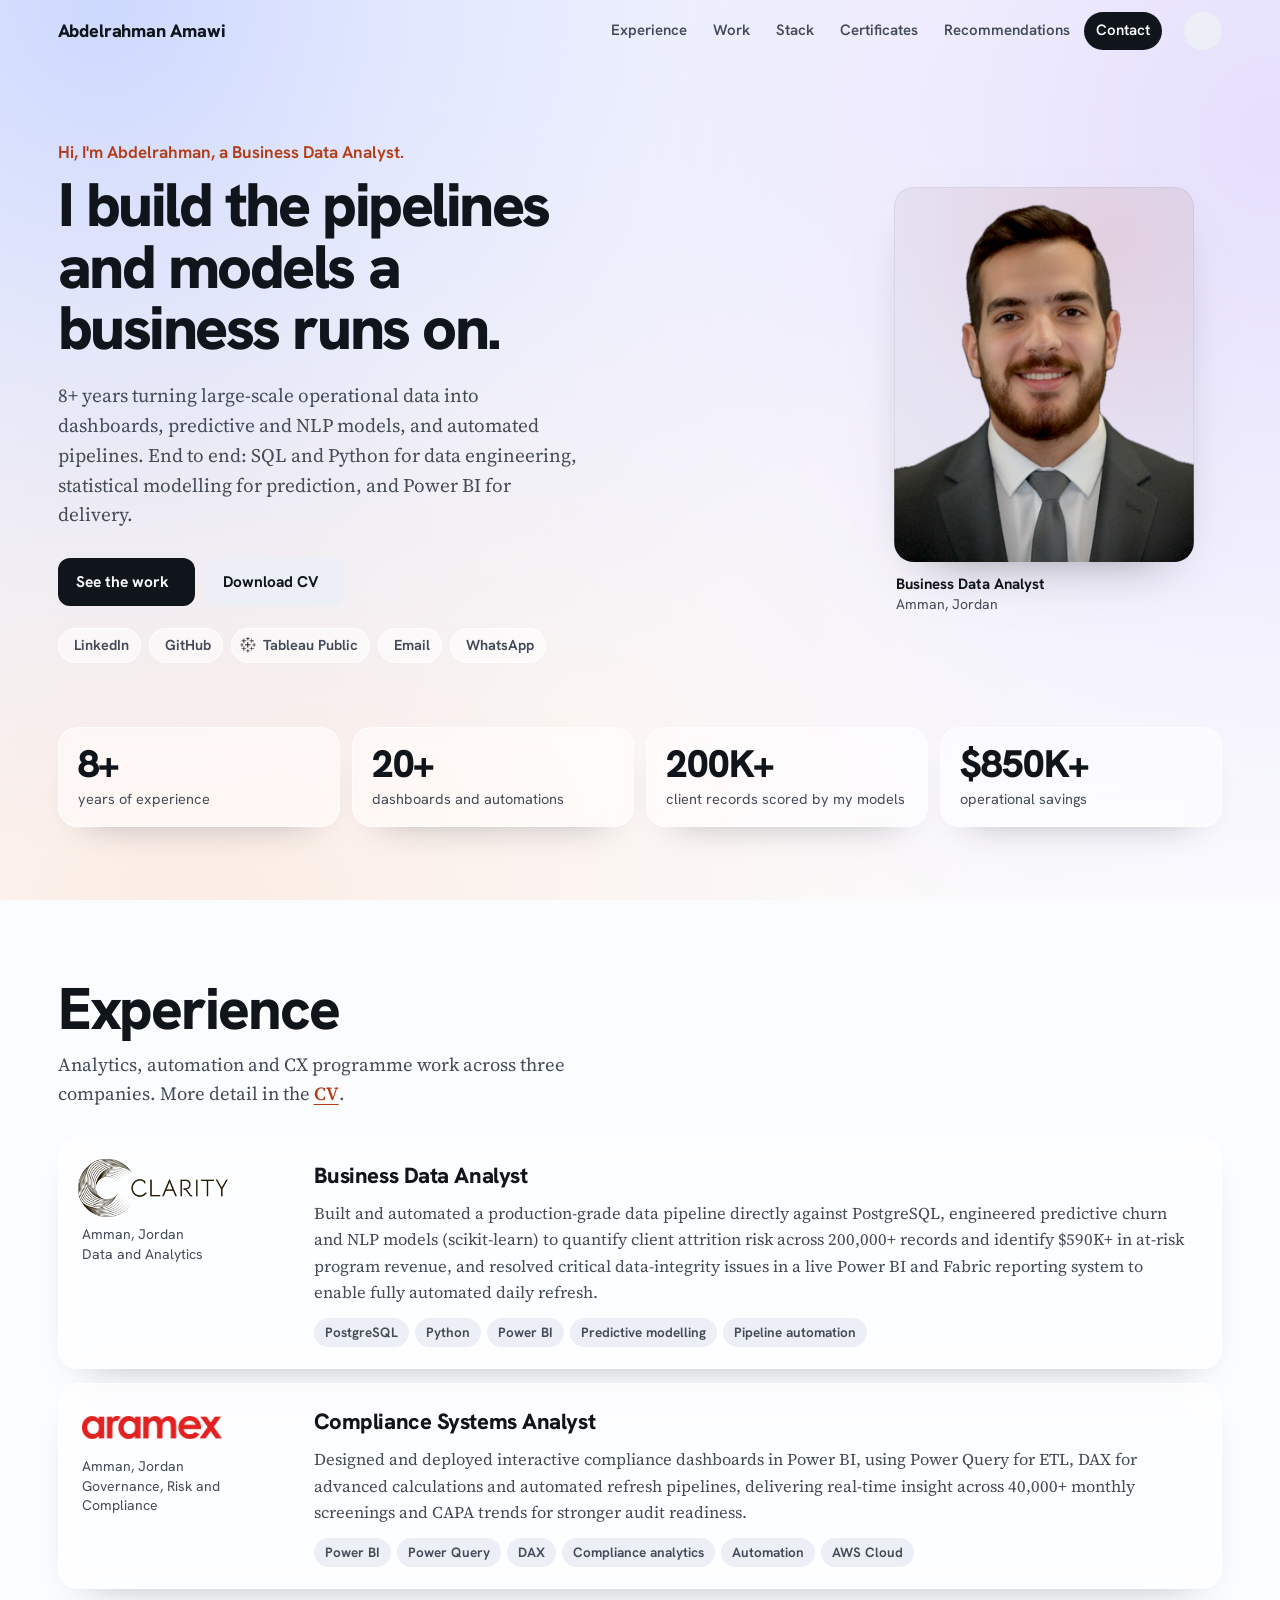
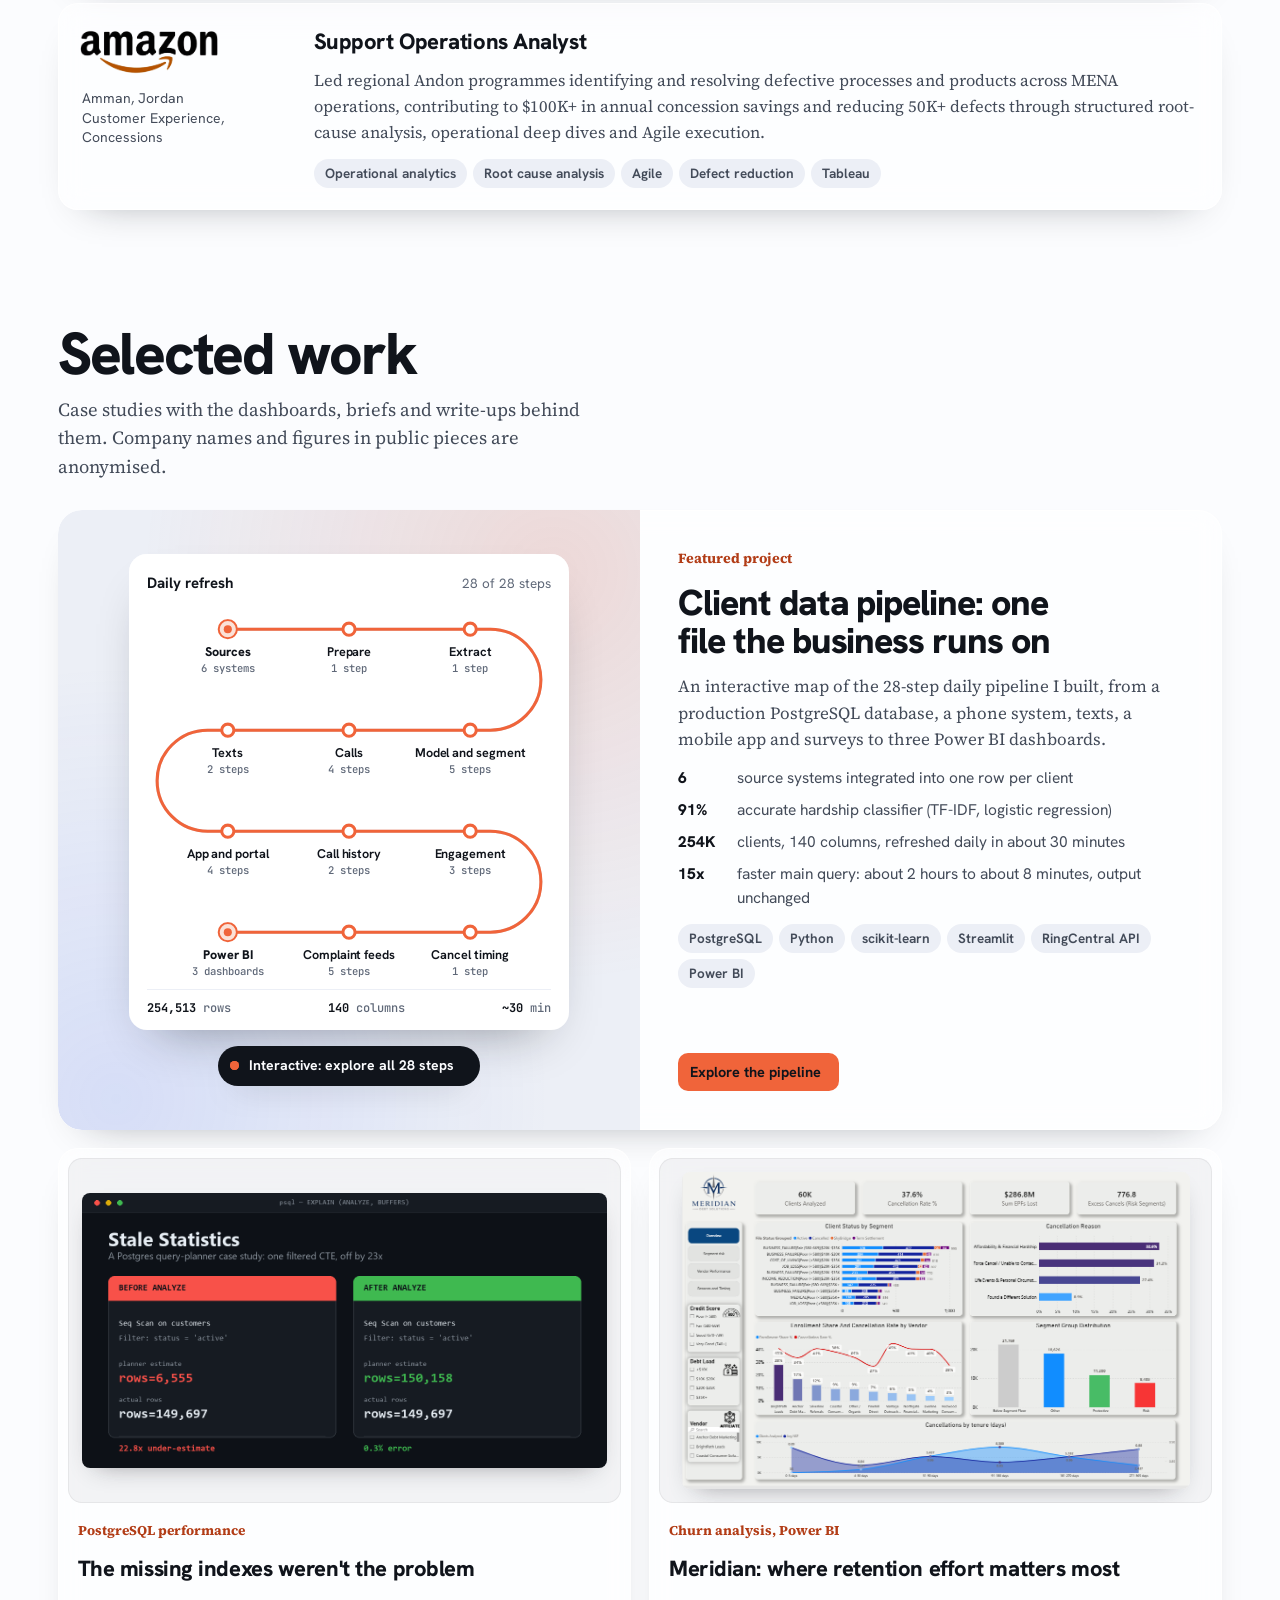
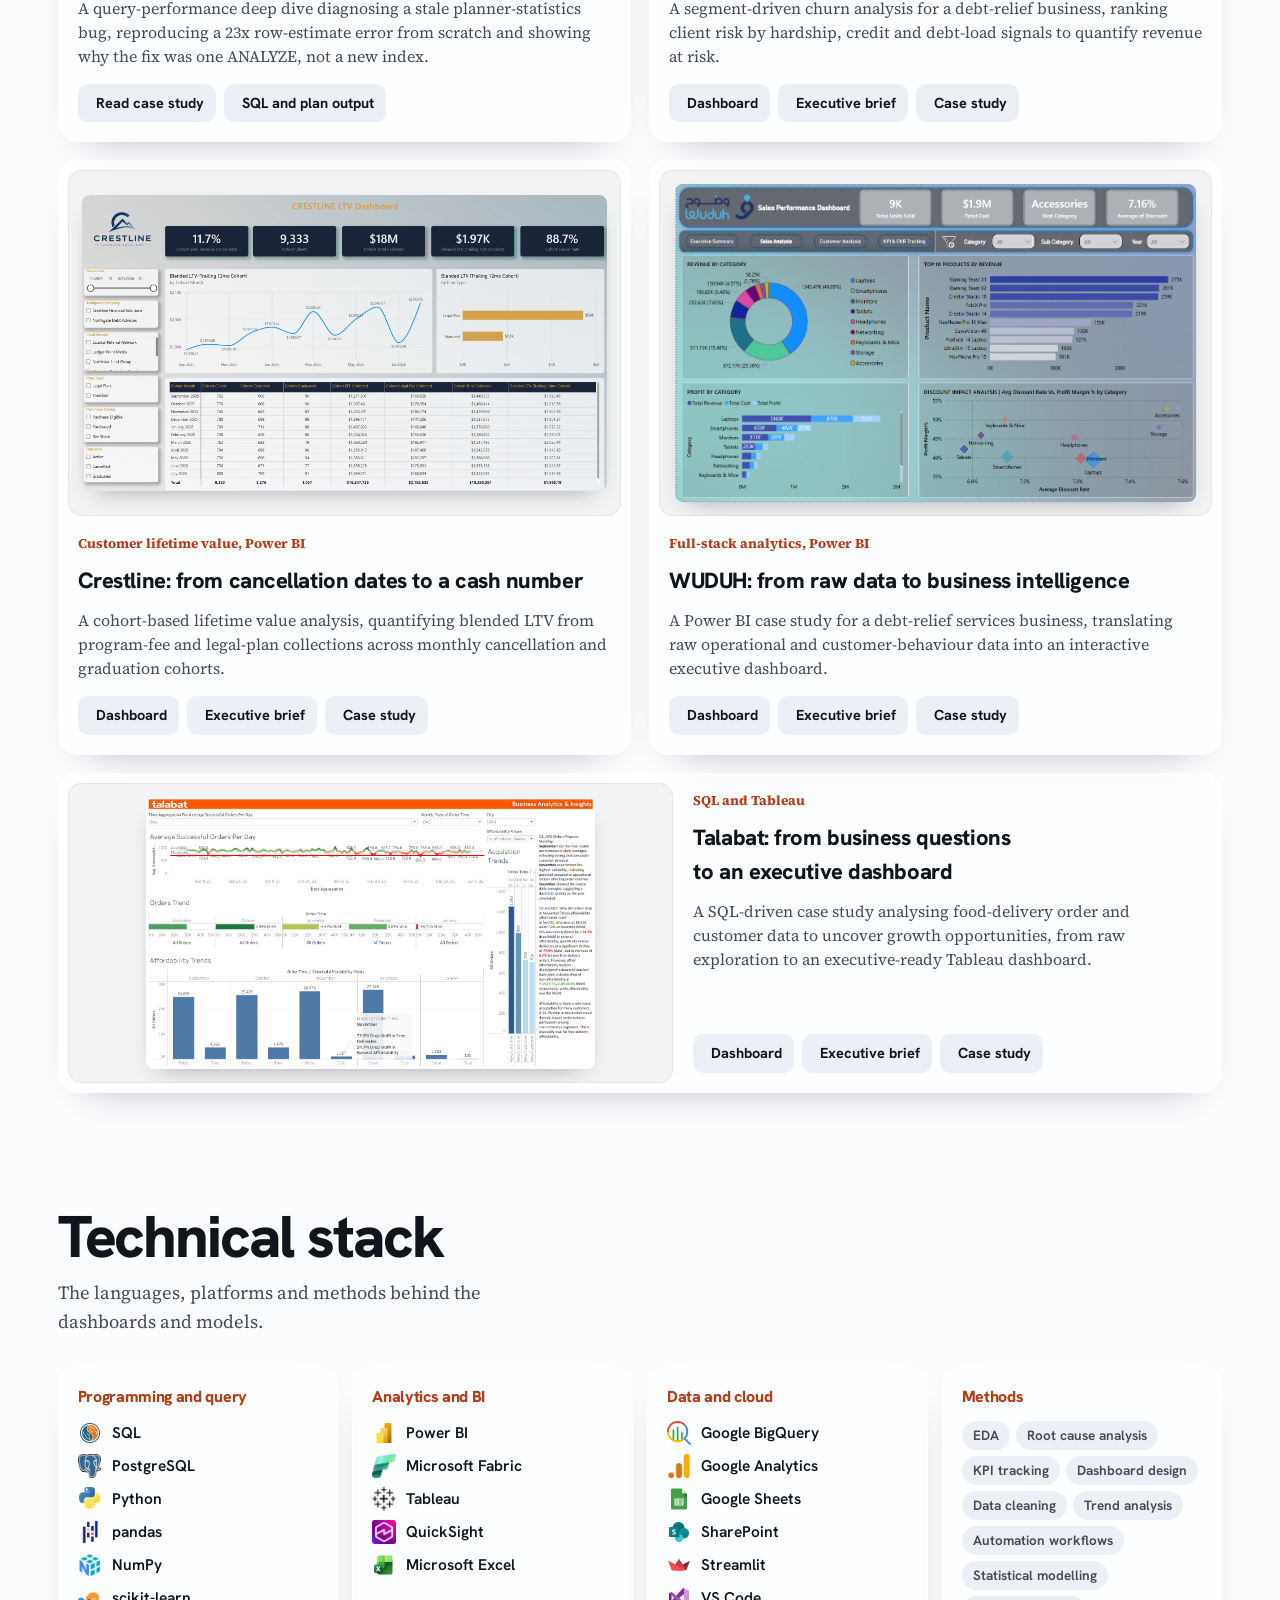
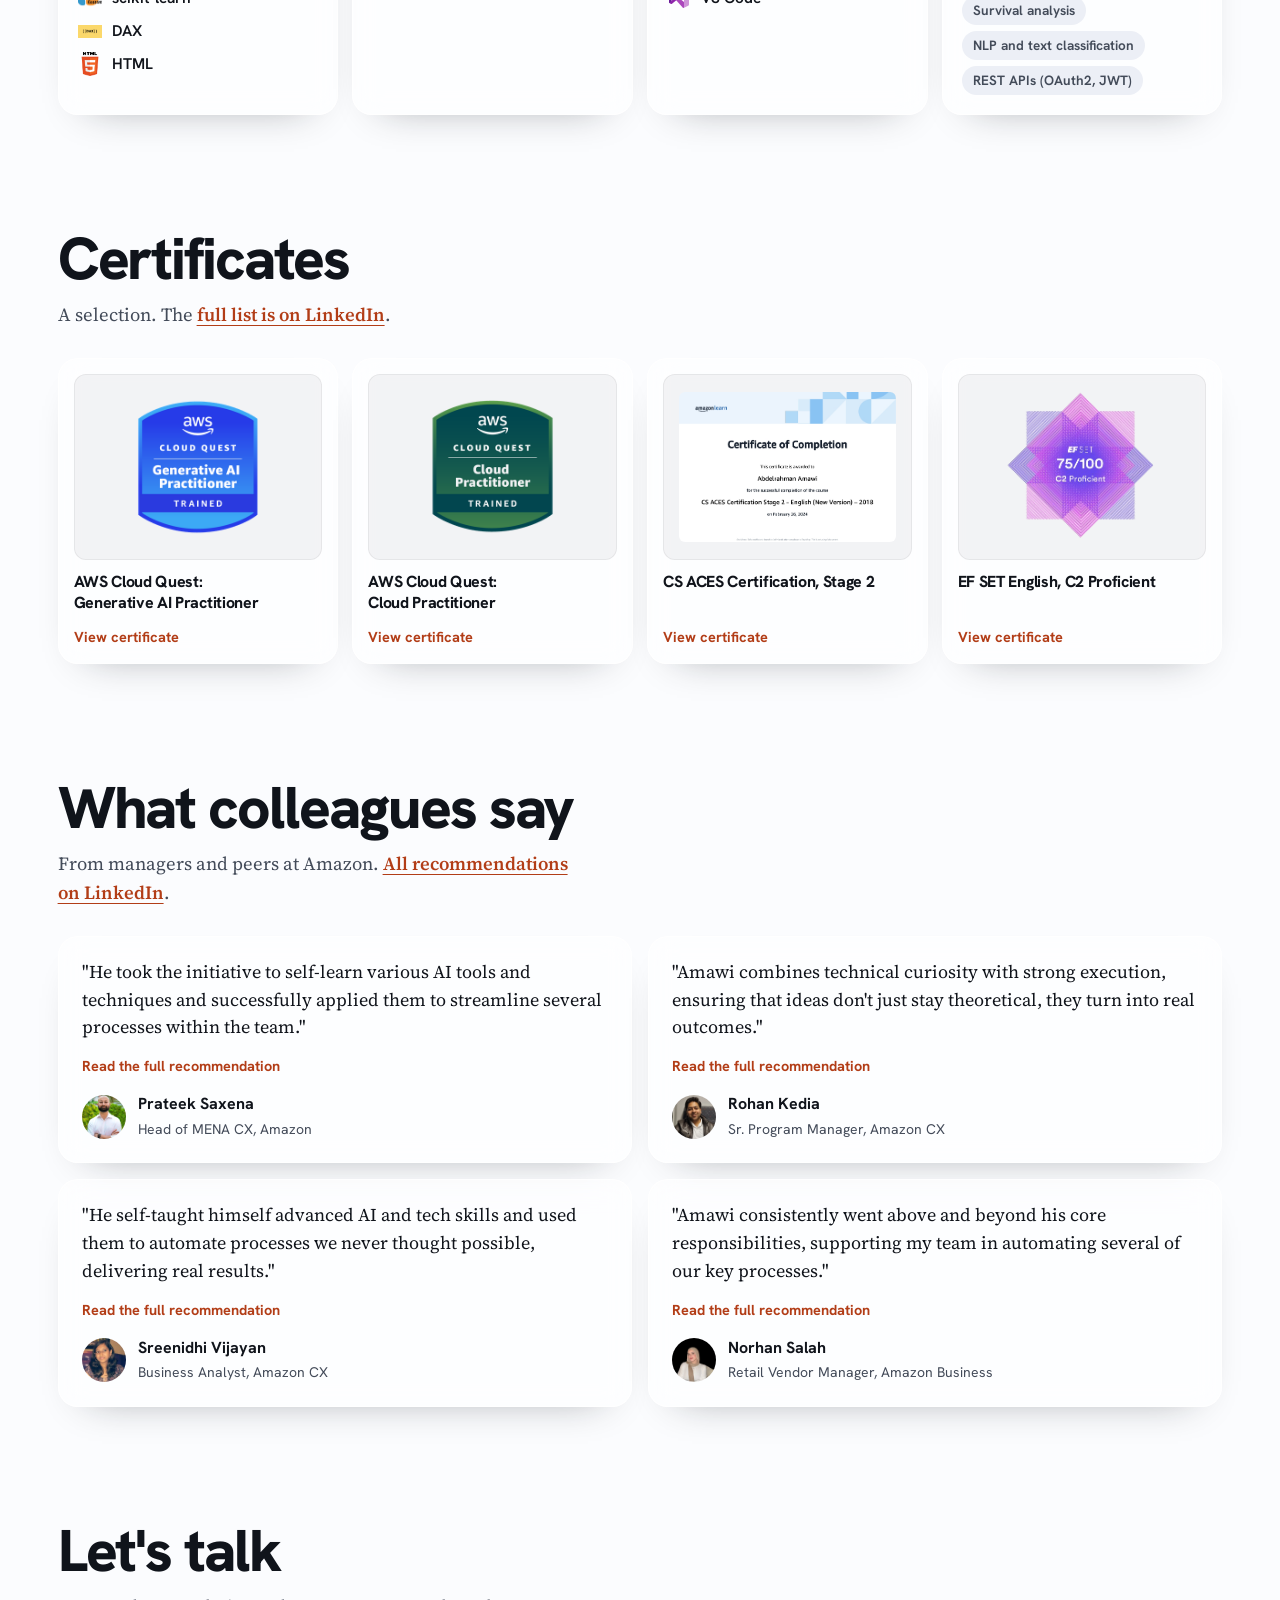
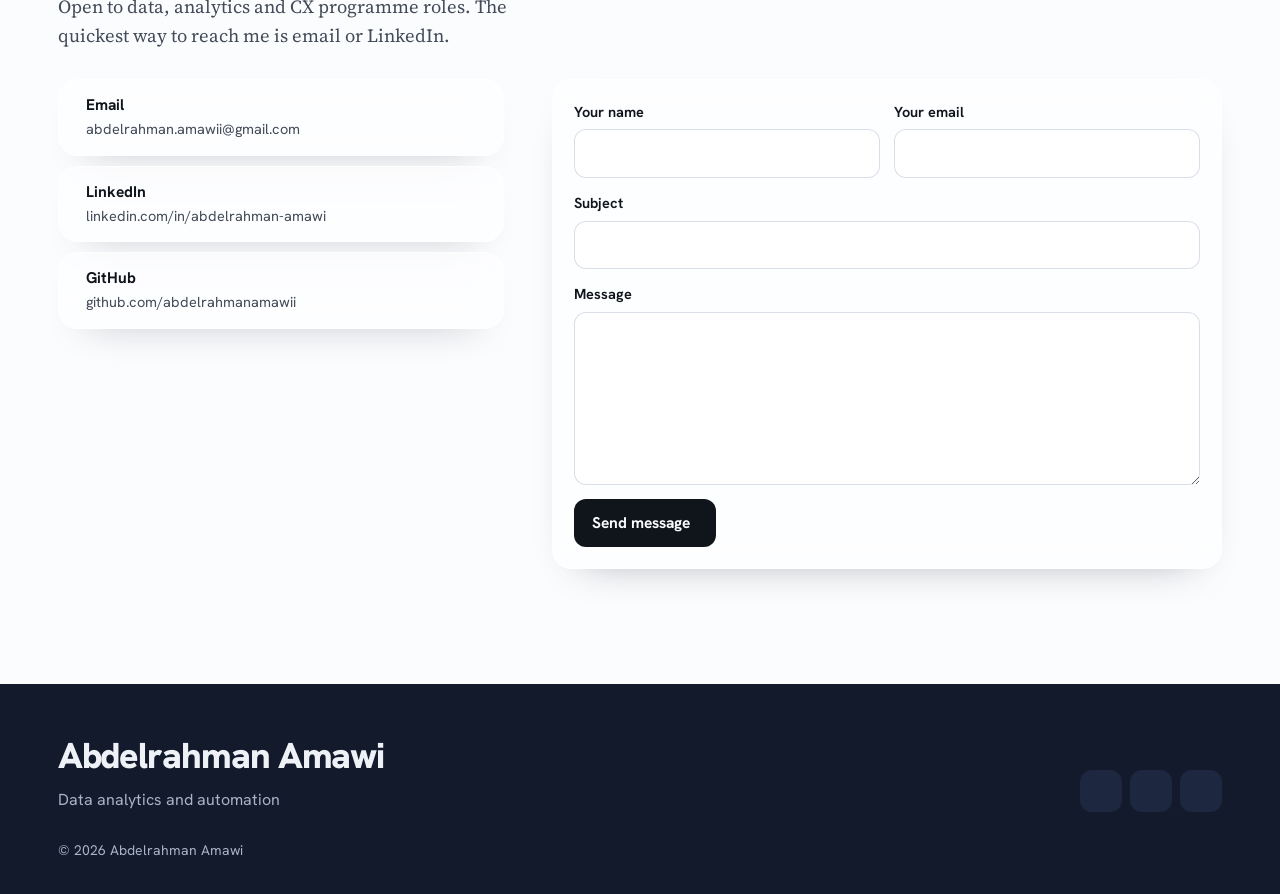
<file: index.html>
<!doctype html>
<html lang="en">
<head>
<meta charset="utf-8">
<meta name="viewport" content="width=device-width, initial-scale=1, viewport-fit=cover">
<title>Abdelrahman Amawi</title>
<meta name="description" content="Abdelrahman Amawi: Business Data Analyst building production data pipelines, predictive and NLP models, and Power BI reporting for business teams.">
<meta name="keywords" content="Abdelrahman Amawi, Business Data Analyst, Data Analyst, Power BI, SQL, PostgreSQL, Python, Predictive Analytics, Data Pipelines, Business Intelligence">
<link rel="icon" href="assets/img/portfolio2026.png" type="image/png">
<link rel="preconnect" href="https://fonts.googleapis.com">
<link rel="preconnect" href="https://fonts.gstatic.com" crossorigin>
<link rel="stylesheet" href="https://fonts.googleapis.com/css2?family=Hanken+Grotesk:wght@400..900&family=Source+Serif+4:opsz,wght@8..60,400;8..60,500;8..60,600&family=JetBrains+Mono:wght@500&display=swap">
<link rel="stylesheet" href="https://unicons.iconscout.com/release/v4.0.0/css/line.css">
<link rel="stylesheet" href="https://unpkg.com/aos@2.3.4/dist/aos.css">
<script>try{if(!(window.matchMedia&&matchMedia("(prefers-reduced-motion: reduce)").matches))document.documentElement.classList.add("pg-pre")}catch(e){}</script>
<script>try{document.documentElement.setAttribute("data-theme",localStorage.getItem("selected-theme")==="dark"?"dark":"light")}catch(e){document.documentElement.setAttribute("data-theme","light")}</script>

<script async src="https://www.googletagmanager.com/gtag/js?id=G-XZ52PYWQXY"></script>
<script>
  window.dataLayer = window.dataLayer || [];
  function gtag(){dataLayer.push(arguments);}
  gtag('js', new Date());
  gtag('config', 'G-XZ52PYWQXY');
</script>
<script>
  (function(c,l,a,r,i,t,y){
    c[a]=c[a]||function(){(c[a].q=c[a].q||[]).push(arguments)};
    t=l.createElement(r);t.async=1;t.src="https://www.clarity.ms/tag/"+i;
    y=l.getElementsByTagName(r)[0];y.parentNode.insertBefore(t,y);
  })(window, document, "clarity", "script", "wzufges02w");
</script>

<style>
:root{
  color-scheme: light;
  --ground:hsl(225,60%,99%); --paper:#FFFFFF; --tone:#ECEFF6; --tone-2:#D9DEE9;
  --ink:#10141B; --ink-2:#434B59; --ink-3:#5F6878;
  --field:#121A2B; --field-2:#1D2840; --on-field:#EEF1F6; --on-field-2:#A9B3C6;
  --sig:#F0643A; --sig-text:#B23D17; --sig-soft:#FBE1D7;
  --glass:rgba(255,255,255,.55); --glass-edge:rgba(255,255,255,.7);
  --well:rgba(67,75,89,.06); --well-edge:rgba(16,20,27,.06);
  --display:"Hanken Grotesk","Helvetica Neue",Arial,sans-serif;
  --read:"Source Serif 4",Georgia,serif;
  --mono:"JetBrains Mono",ui-monospace,Menlo,monospace;
  --gut:clamp(16px,4.5vw,64px);
}
:root[data-theme="dark"]{
  color-scheme: dark;
  --ground:hsl(225,28%,12%); --paper:hsl(225,29%,16%); --tone:hsl(225,25%,21%); --tone-2:hsl(225,22%,27%);
  --ink:#E9EDF3; --ink-2:#A9B3C4; --ink-3:#8590A3;
  --field:#070B13; --field-2:#141C2C; --on-field:#EEF1F6; --on-field-2:#9BA6BA;
  --sig:#F57A54; --sig-text:#FF9B7A; --sig-soft:#3A1E15;
  --glass:rgba(255,255,255,.05); --glass-edge:rgba(255,255,255,.09);
  --well:rgba(255,255,255,.04); --well-edge:rgba(255,255,255,.07);
}
*{box-sizing:border-box}
html{scroll-behavior:smooth;scrollbar-color:var(--ink-3) var(--ground);-webkit-text-size-adjust:100%}
::selection{background:var(--sig);color:#10141B}
body{margin:0;color:var(--ink);font:400 16px/1.55 var(--display);-webkit-font-smoothing:antialiased;overflow-x:hidden;
  background:
  radial-gradient(circle at 8% 0%, rgba(99,133,255,0.30) 0%, rgba(99,133,255,0.16) 22%, rgba(99,133,255,0.06) 40%, transparent 58%),
  radial-gradient(circle at 100% 15%, rgba(167,139,250,0.26) 0%, rgba(167,139,250,0.14) 24%, rgba(167,139,250,0.05) 42%, transparent 60%),
  radial-gradient(ellipse at 15% 100%, rgba(255,183,140,0.22) 0%, rgba(255,183,140,0.11) 26%, rgba(255,183,140,0.04) 46%, transparent 65%),
  var(--ground);background-attachment:fixed}
:root[data-theme="dark"] body{background:
  radial-gradient(circle at 5% 0%, rgba(130,143,255,0.30) 0%, rgba(110,120,230,0.15) 22%, rgba(94,106,210,0.05) 40%, transparent 58%),
  radial-gradient(circle at 100% 20%, rgba(94,106,210,0.24) 0%, rgba(94,106,210,0.12) 24%, rgba(94,106,210,0.04) 42%, transparent 60%),
  radial-gradient(ellipse at 15% 100%, rgba(190,198,220,0.16) 0%, rgba(170,180,210,0.08) 26%, rgba(170,180,210,0.03) 46%, transparent 65%),
  var(--ground);background-attachment:fixed}
a{color:inherit;text-underline-offset:4px;text-decoration-thickness:1px}
:focus-visible{outline:3px solid var(--sig);outline-offset:3px;border-radius:6px}
button,input,textarea{font:inherit;color:inherit}
h1,h2,h3,h4{font-family:var(--display);margin:0;text-wrap:balance;letter-spacing:-.02em}
p{margin:0}
img{max-width:100%;display:block}
.g{padding-inline:var(--gut)}
main,.foot{overflow-x:clip}
.inner{max-width:1180px;margin:0 auto}
.num{font-variant-numeric:tabular-nums}
section[id]{scroll-margin-top:72px}
.sec{padding-block:clamp(72px,9vw,120px) 0}
h2.big{font-size:clamp(36px,4.6vw,60px);line-height:1;font-weight:820;letter-spacing:-.035em}
.take{font:400 clamp(18px,1.45vw,20px)/1.55 var(--read);color:var(--ink-2);max-width:58ch;margin-top:12px}
.take a{color:var(--sig-text);font-weight:600}
.glass{background:var(--glass);-webkit-backdrop-filter:blur(14px) saturate(140%);backdrop-filter:blur(14px) saturate(140%);box-shadow:inset 0 0 0 1px var(--glass-edge),0 18px 40px -30px rgba(16,20,27,.45);border-radius:20px}
.btn{display:inline-flex;align-items:center;gap:8px;border:0;border-radius:12px;padding:12px 18px;font-weight:700;font-size:15.5px;text-decoration:none;cursor:pointer;transition:transform .15s}
.btn:hover{transform:translateY(-2px)}
.btn.solid{background:var(--ink);color:var(--ground)}
.btn.soft{background:var(--tone);color:var(--ink)}
.btn i{font-size:18px}
.tags{display:flex;flex-wrap:wrap;gap:6px}
.tags span{font-size:13.5px;font-weight:650;border-radius:999px;padding:4px 11px;background:var(--tone);color:var(--ink-2)}

/* header */
.head{position:sticky;top:0;z-index:30;transition:background-color .2s,box-shadow .2s}
.head.scrolled{background:var(--ground);box-shadow:0 10px 24px -20px rgba(16,20,27,.6)}
.top{display:flex;align-items:center;gap:12px 22px;padding-block:12px}
.me{font-weight:800;font-size:18px;text-decoration:none;letter-spacing:-.01em;white-space:nowrap}
.top nav{display:flex;gap:2px;margin-left:auto;overflow-x:auto;scrollbar-width:none}
.top nav::-webkit-scrollbar{display:none}
.top nav a{white-space:nowrap;text-decoration:none;color:var(--ink-2);font-size:15px;font-weight:600;padding:7px 12px;border-radius:999px}
.top nav a:hover{background:var(--tone);color:var(--ink)}
.top nav a[aria-current="true"]{background:var(--ink);color:var(--ground)}
.theme{border:0;background:var(--tone);border-radius:999px;width:38px;height:38px;display:grid;place-items:center;flex:none;cursor:pointer;font-size:18px}
@media (max-width:760px){.me{font-size:16px}.top nav a{padding:7px 9px;font-size:14px}}

/* hero */
.hero{padding-block:clamp(40px,6vw,88px) clamp(24px,3vw,40px)}
.hero-grid{display:grid;grid-template-columns:minmax(0,1.35fr) minmax(0,.65fr);gap:40px 64px;align-items:center}
.hero .hello{font-size:17px;font-weight:650;color:var(--sig-text)}
.hero h1{font-size:clamp(38px,4.8vw,66px);line-height:1;font-weight:850;letter-spacing:-.04em;margin-top:10px;max-width:19ch}
.hero .lead{font:400 clamp(18px,1.5vw,21px)/1.55 var(--read);color:var(--ink-2);max-width:52ch;margin-top:22px}
.hero .actions{display:flex;flex-wrap:wrap;gap:10px;margin-top:28px}
.socials{display:flex;flex-wrap:wrap;gap:8px;margin-top:22px}
.socials a{display:inline-flex;align-items:center;gap:7px;font-size:14.5px;font-weight:650;color:var(--ink-2);text-decoration:none;padding:6px 12px 6px 9px;border-radius:999px;background:var(--glass);box-shadow:inset 0 0 0 1px var(--glass-edge)}
.socials a:hover{color:var(--ink)}
.socials i{font-size:18px}
.socials img{width:16px;height:16px}
.portrait{margin:0;justify-self:center;width:min(100%,300px);display:flex;flex-direction:column;gap:12px}
/* Quiet frame matching the work and certificate wells; the current cut-out photo is cropped to head and shoulders so its rough lower edge stays outside the frame. A new full photo only needs the .crop rules removed. */
.portrait .frame{position:relative;aspect-ratio:4/5;border-radius:20px;overflow:hidden;
  background:radial-gradient(circle at 70% 15%,rgba(240,100,58,.10),transparent 60%),var(--well);box-shadow:inset 0 0 0 1px var(--well-edge),0 24px 50px -32px rgba(16,20,27,.5)}
.portrait .frame img{position:absolute;inset:0;width:100%;height:100%;object-fit:cover}
.portrait .frame.crop img{inset:auto;width:172%;height:auto;max-width:none;left:-36%;top:-44%;object-fit:fill}
.portrait figcaption{font-size:14px;line-height:1.4;color:var(--ink-2);padding-left:2px}
.portrait figcaption b{display:block;font-size:15px;color:var(--ink)}
@media (max-width:860px){.hero-grid{grid-template-columns:1fr}.portrait{justify-self:start;width:min(100%,280px)}}
.figures{display:grid;grid-template-columns:repeat(4,minmax(0,1fr));gap:12px;margin-top:clamp(40px,5vw,64px)}
.figure{padding:18px 20px}
.figure b{display:block;font:850 clamp(30px,3vw,40px)/1 var(--display);letter-spacing:-.03em}
.figure span{display:block;font-size:14.5px;color:var(--ink-2);margin-top:6px;line-height:1.35}
@media (max-width:760px){.figures{grid-template-columns:repeat(2,minmax(0,1fr))}}

/* featured */
.feature{position:relative;display:grid;grid-template-columns:minmax(0,1fr) minmax(0,1fr);gap:0;overflow:hidden;margin-top:28px;border-radius:24px;cursor:pointer;transition:box-shadow .3s}
.feature .shot{display:flex;flex-direction:column;align-items:center;justify-content:center;gap:16px;padding:clamp(20px,3.5vw,44px);text-decoration:none;color:var(--ink);
  background:radial-gradient(circle at 85% 10%,rgba(240,100,58,.16),transparent 55%),radial-gradient(circle at 10% 95%,rgba(99,133,255,.16),transparent 55%),var(--tone);border-radius:24px 0 0 24px}
:root[data-theme="dark"] .feature .shot{background:radial-gradient(circle at 85% 10%,rgba(245,122,84,.16),transparent 55%),radial-gradient(circle at 10% 95%,rgba(130,143,255,.14),transparent 55%),var(--paper)}
.journey{width:100%;max-width:440px;background:var(--paper);border-radius:18px;padding:18px 18px 14px;box-shadow:0 1px 0 var(--glass-edge) inset,0 24px 50px -28px rgba(16,20,27,.45);transition:transform .3s}
:root[data-theme="dark"] .journey{background:var(--ground)}
.feature .shot:hover .journey{transform:translateY(-4px)}
.journey .jh{display:flex;justify-content:space-between;align-items:baseline;gap:10px;font-size:13.5px;color:var(--ink-3)}
.journey .jh b{color:var(--ink);font-size:15px}
.journey svg{display:block;width:100%;height:auto;margin:14px 0 8px;overflow:visible}
.jbase{fill:none;stroke:var(--tone-2);stroke-width:3;stroke-linecap:round}
.jline{fill:none;stroke:var(--sig);stroke-width:3;stroke-linecap:round;stroke-dasharray:1 1;stroke-dashoffset:0}
.journey .dot{fill:var(--paper);stroke:var(--sig);stroke-width:3}
:root[data-theme="dark"] .journey .dot{fill:var(--ground)}
.journey .ring{fill:var(--sig-soft);stroke:var(--sig);stroke-width:2}
.journey .core{fill:var(--sig)}
.journey .nm{font:650 12.5px var(--display);fill:var(--ink);text-anchor:middle;letter-spacing:-.005em}
.journey .ct{font:500 10.5px var(--mono);fill:var(--ink-3);text-anchor:middle}
.journey .start .nm,.journey .end .nm{font-weight:800}
.journey .jf{display:flex;justify-content:space-between;gap:8px;border-top:1px solid var(--tone);padding-top:10px;font:500 12px var(--mono);color:var(--ink-3)}
.journey .jf b{color:var(--ink);font-weight:700}
@keyframes jdraw{from{stroke-dashoffset:1}to{stroke-dashoffset:0}}
@keyframes jpop{from{opacity:0;transform:translateY(4px)}to{opacity:1;transform:none}}
.feature.aos-animate .jline{animation:jdraw 2.4s cubic-bezier(.45,.05,.25,1) .2s both}
.feature.aos-animate .journey .n{animation:jpop .45s ease-out var(--d) both}
@media (prefers-reduced-motion:reduce){.feature.aos-animate .jline,.feature.aos-animate .journey .n{animation:none}}
.feature .body{padding:clamp(22px,3vw,40px);display:flex;flex-direction:column;gap:14px}
.feature .kicker{font-size:14px;font-weight:700;color:var(--sig-text)}
.feature h3{font-size:clamp(26px,2.8vw,36px);font-weight:840;letter-spacing:-.03em;line-height:1.05}
.feature p{font:400 17px/1.55 var(--read);color:var(--ink-2)}
.feature .body ul{list-style:none;padding:0;margin:0;display:grid;gap:8px}
.feature .body li{font-size:15.5px;color:var(--ink-2);display:flex;gap:10px;align-items:baseline}
.feature .body li b{font-weight:800;color:var(--ink);min-width:5.4ch}
.feature .btn.solid{background:var(--sig);color:#10141B}
/* The whole card is one big link: the button stretches an invisible layer over the card */
.feature .btn.solid::after{content:"";position:absolute;inset:0;border-radius:24px}
.feature .btn.solid:hover{transform:none}
.feature .btn.solid i{transition:transform .25s}
.feature:hover{box-shadow:inset 0 0 0 1px var(--glass-edge),0 30px 60px -36px rgba(16,20,27,.55)}
.feature:hover .journey{transform:translateY(-4px)}
.feature:hover .btn.solid i,.feature:hover .cue i{transform:translateX(4px)}
.feature:has(.btn.solid:focus-visible){outline:3px solid var(--sig);outline-offset:3px}
/* Interactivity cue under the journey card */
.cue{display:inline-flex;align-items:center;gap:10px;padding:9px 16px 9px 12px;border-radius:999px;background:var(--ink);color:var(--ground);font-size:14px;font-weight:700;box-shadow:0 14px 30px -18px rgba(16,20,27,.6)}
.cue i{font-size:16px;transition:transform .25s}
.cue .pulse{position:relative;width:9px;height:9px;border-radius:50%;background:var(--sig);flex:none}
.cue .pulse::after{content:"";position:absolute;inset:0;border-radius:50%;background:var(--sig);animation:cuepulse 1.8s ease-out infinite}
@keyframes cuepulse{from{transform:scale(1);opacity:.6}to{transform:scale(2.8);opacity:0}}
/* The pill arrives once the journey line has finished drawing (line: .2s + 2.4s) */
@keyframes cuepop{0%{opacity:0;transform:translateY(10px) scale(.92)}60%{opacity:1;transform:translateY(-2px) scale(1.02)}100%{opacity:1;transform:none}}
.feature.aos-animate .cue{animation:cuepop .7s cubic-bezier(.34,1.4,.64,1) 2.7s both}
.feature.aos-animate .cue .pulse::after{animation-delay:3.4s}
@media (prefers-reduced-motion:reduce){.cue .pulse::after,.feature.aos-animate .cue{animation:none}}
@media (max-width:900px){.feature{grid-template-columns:1fr}.feature .shot{border-radius:24px 24px 0 0}}

/* case grid */
.cases{display:grid;grid-template-columns:repeat(2,minmax(0,1fr));gap:18px;margin-top:18px}
.case{overflow:hidden;display:flex;flex-direction:column}
/* Image wells: a faint tinted frame; the image keeps its own shape (never cropped) and is centred inside */
.well{position:relative;background:var(--well);box-shadow:inset 0 0 0 1px var(--well-edge);overflow:hidden}
.well img{position:absolute;inset:var(--pad,14px);margin:auto;width:auto;height:auto;max-width:calc(100% - 2*var(--pad,14px));max-height:calc(100% - 2*var(--pad,14px))}
.case .shot{aspect-ratio:16/10;margin:10px 10px 0;border-radius:14px;--pad:14px}
.case .shot img{border-radius:8px;box-shadow:0 10px 24px -14px rgba(16,20,27,.45);transition:transform .5s}
.case:hover .shot img{transform:scale(1.02)}
.case .body{padding:18px 20px 20px;display:flex;flex-direction:column;gap:10px;flex:1}
.case .meta{font-size:13.5px;font-weight:700;color:var(--sig-text)}
.case h3{font-size:22px;font-weight:800;letter-spacing:-.02em}
.case p{font:400 16px/1.5 var(--read);color:var(--ink-2)}
.links{display:flex;flex-wrap:wrap;gap:8px;margin-top:auto;padding-top:6px}
.links a{display:inline-flex;align-items:center;gap:6px;font-size:14.5px;font-weight:700;text-decoration:none;padding:8px 12px;border-radius:10px;background:var(--tone);color:var(--ink)}
.links a:hover{background:var(--ink);color:var(--ground)}
.links a i{font-size:16px}
.case.wide{grid-column:1/-1;flex-direction:row}
.case.wide .shot{flex:0 0 52%;aspect-ratio:auto;min-height:300px;margin:10px 0 10px 10px}
@media (max-width:760px){.cases{grid-template-columns:1fr}.case.wide{flex-direction:column}.case.wide .shot{aspect-ratio:16/10;min-height:0;margin:10px 10px 0}}

/* experience */
.roles{list-style:none;padding:0;margin:28px 0 0;display:grid;gap:14px}
.role{display:grid;grid-template-columns:200px minmax(0,1fr);gap:16px 32px;padding:22px 24px}
.role .org{display:flex;flex-direction:column;gap:8px}
.role .logo{min-height:44px;display:flex;align-items:center}
/* every logo gets the Aramex wordmark width (140px); Amazon and Clarity files carry empty margins, so they are scaled and trimmed to match */
.role .logo img{width:140px;height:auto;max-width:none}
.role .logo.amazon img{width:138px;margin:-12px 0 -10px -2px}
.role .logo.clarity img{width:150px;margin:0 0 0 -4px}
.role .where{font-size:14px;color:var(--ink-2);line-height:1.4}
.role h3{font-size:22px;font-weight:800}
.role p{font:400 16.5px/1.6 var(--read);color:var(--ink-2);margin:8px 0 12px}
/* These two logos are white artwork made for the old dark site: darken them in light mode */
:root[data-theme="light"] .role .logo img.inv{filter:invert(1) hue-rotate(180deg)}
@media (max-width:760px){.role{grid-template-columns:1fr}}

/* stack */
.stack{display:grid;grid-template-columns:repeat(4,minmax(0,1fr));gap:14px;margin-top:28px}
.stack .col{padding:20px}
.stack h3{font-size:16px;font-weight:800;color:var(--sig-text);margin-bottom:12px}
.stack ul{list-style:none;padding:0;margin:0;display:grid;gap:9px}
.stack li{display:flex;align-items:center;gap:10px;font-size:15.5px;font-weight:600}
.stack li img{width:24px;height:24px;object-fit:contain;flex:none}
.stack .tags span{font-size:13.5px}
@media (max-width:980px){.stack{grid-template-columns:repeat(2,minmax(0,1fr))}}
@media (max-width:520px){.stack{grid-template-columns:1fr}}

/* certificates */
.certs{display:grid;grid-template-columns:repeat(4,minmax(0,1fr));gap:14px;margin-top:28px}
.cert{padding:16px;display:flex;flex-direction:column;gap:12px}
.cert .img{aspect-ratio:4/3;border-radius:12px;--pad:16px}
.cert .img img{border-radius:6px}
.cert h3{font-size:16px;font-weight:750;line-height:1.3;flex:1}
.cert a{font-size:14.5px;font-weight:700;color:var(--sig-text);text-decoration:none;display:inline-flex;gap:6px;align-items:center}
@media (max-width:980px){.certs{grid-template-columns:repeat(2,minmax(0,1fr))}}

/* recommendations */
.quotes{display:grid;grid-template-columns:repeat(2,minmax(0,1fr));gap:16px;margin-top:28px}
.quote{margin:0;padding:22px 24px;display:flex;flex-direction:column;gap:14px}
.quote blockquote{margin:0;font:400 18px/1.55 var(--read);color:var(--ink)}
.quote details summary{cursor:pointer;font-size:14.5px;font-weight:700;color:var(--sig-text);list-style:none}
.quote details summary::-webkit-details-marker{display:none}
.quote details p{font:400 16px/1.6 var(--read);color:var(--ink-2);margin-top:10px}
.who{display:flex;align-items:center;gap:12px;margin-top:auto}
.who img{width:44px;height:44px;border-radius:50%;object-fit:cover}
.who b{display:flex;align-items:center;gap:6px;font-size:16px}
.who b a{color:var(--ink-3);text-decoration:none;font-size:18px}
.who span{font-size:14px;color:var(--ink-2)}
@media (max-width:860px){.quotes{grid-template-columns:1fr}}

/* contact */
.contact{display:grid;grid-template-columns:minmax(0,.8fr) minmax(0,1.2fr);gap:28px 48px;margin-top:28px;align-items:start}
.reach{display:grid;gap:10px}
.reach a{display:flex;align-items:center;gap:12px;padding:14px 16px;text-decoration:none}
.reach i{font-size:22px;color:var(--sig-text)}
.reach b{display:block;font-size:15.5px}
.reach span{font-size:14.5px;color:var(--ink-2);word-break:break-all}
form{padding:22px;display:grid;gap:14px}
.row2{display:grid;grid-template-columns:1fr 1fr;gap:14px}
label{display:grid;gap:6px;font-size:14.5px;font-weight:650}
input,textarea{border:0;border-radius:12px;padding:12px 14px;background:var(--paper);box-shadow:inset 0 0 0 1px var(--tone-2);font-size:16px;font-family:var(--display)}
input:focus,textarea:focus{outline:none;box-shadow:inset 0 0 0 2px var(--sig)}
textarea{resize:vertical;min-height:150px}
@media (max-width:860px){.contact{grid-template-columns:1fr}.row2{grid-template-columns:1fr}}

/* footer */
.foot{margin-top:clamp(72px,9vw,120px);background:var(--field);color:var(--on-field);padding-block:44px 32px}
.foot-grid{display:flex;justify-content:space-between;align-items:flex-end;gap:20px;flex-wrap:wrap}
.foot .name{font-size:clamp(26px,3vw,36px);font-weight:840;letter-spacing:-.03em}
.foot .role-line{color:var(--on-field-2);margin-top:4px}
.foot .icons{display:flex;gap:8px}
.foot .icons a{width:42px;height:42px;border-radius:12px;display:grid;place-items:center;background:var(--field-2);color:var(--on-field);font-size:20px;text-decoration:none}
.foot .copy{margin-top:28px;font-size:14px;color:var(--on-field-2)}
@media (prefers-reduced-motion:reduce){*{transition:none!important;scroll-behavior:auto!important}}
/* ---------- smooth page-to-page transition (portfolio <-> pipeline) ----------
   A veil in the page colour fades over the page instead of fading the page itself:
   fading the page (opacity) switches off every frosted-glass blur until the fade ends, so the glass would snap in.
   The veil only starts opaque when the script below can lift it, and is removed entirely once done. */
html::after{content:"";position:fixed;inset:0;z-index:9999;pointer-events:none;background:var(--ground);opacity:0;transition:opacity .65s cubic-bezier(.2,.7,.2,1)}
html.pg-pre::after{opacity:1;transition:none}
html.pg-leaving::after{opacity:1;transition:opacity .28s ease}
html.pg-done::after{display:none}
main{transition:transform .75s cubic-bezier(.2,.7,.2,1)}
html.pg-pre main{transform:translateY(14px)}
html.pg-leaving main{transform:translateY(-8px);transition-duration:.28s;transition-timing-function:ease}
@media (prefers-reduced-motion:reduce){html::after{display:none}main{transition:none}}
</style>
</head>
<body>
<header class="head" id="head"><div class="g"><div class="inner top">
  <a class="me" href="#home">Abdelrahman Amawi</a>
  <nav id="nav" aria-label="Sections">
    <a href="#experience">Experience</a><a href="#work">Work</a><a href="#stack">Stack</a><a href="#certificates">Certificates</a><a href="#recommendations">Recommendations</a><a href="#contact">Contact</a>
  </nav>
  <button class="theme" id="theme" type="button" aria-label="Switch colour theme"><i class="uil uil-moon"></i></button>
</div></div></header>

<main>
<section class="g hero" id="home"><div class="inner">
  <div class="hero-grid">
    <div data-aos="fade-up">
      <p class="hello">Hi, I'm Abdelrahman, a Business Data Analyst.</p>
      <h1>I build the pipelines and models a business runs on.</h1>
      <p class="lead">8+ years turning large-scale operational data into dashboards, predictive and NLP models, and automated pipelines. End to end: SQL and Python for data engineering, statistical modelling for prediction, and Power BI for delivery.</p>
      <div class="actions">
        <a class="btn solid" href="#work">See the work <i class="uil uil-arrow-down"></i></a>
        <a class="btn soft" href="assets/pdf/CV Abdelrahman Amawi.pdf" download>Download CV <i class="uil uil-file-download"></i></a>
      </div>
      <div class="socials">
        <a href="https://www.linkedin.com/in/abdelrahman-amawi/" target="_blank" rel="noopener noreferrer"><i class="uil uil-linkedin"></i>LinkedIn</a>
        <a href="https://github.com/abdelrahmanamawii" target="_blank" rel="noopener noreferrer"><i class="uil uil-github-alt"></i>GitHub</a>
        <a href="https://public.tableau.com/app/profile/abdelrahman.amawi/vizzes" target="_blank" rel="noopener noreferrer"><img src="assets/img/tableau.png" alt="">Tableau Public</a>
        <a href="mailto:abdelrahman.amawii@gmail.com"><i class="uil uil-envelope"></i>Email</a>
        <a href="https://wa.me/962795196712" target="_blank" rel="noopener noreferrer"><i class="uil uil-whatsapp"></i>WhatsApp</a>
      </div>
    </div>
    <figure class="portrait" data-aos="fade-left">
      <div class="frame"><img src="assets/img/headshot.png" alt="Abdelrahman Amawi" width="682" height="888"></div>
      <figcaption><b>Business Data Analyst</b>Amman, Jordan</figcaption>
    </figure>
  </div>
  <div class="figures num" data-aos="fade-up">
    <div class="figure glass"><b>8+</b><span>years of experience</span></div>
    <div class="figure glass"><b>20+</b><span>dashboards and automations</span></div>
    <div class="figure glass"><b>200K+</b><span>client records scored by my models</span></div>
    <div class="figure glass"><b>$850K+</b><span>operational savings</span></div>
  </div>
</div></section>

<section class="g sec" id="experience" aria-labelledby="exp-h"><div class="inner">
  <h2 class="big" id="exp-h" data-aos="fade-up">Experience</h2>
  <p class="take" data-aos="fade-up">Analytics, automation and CX programme work across three companies. More detail in the <a href="assets/pdf/CV Abdelrahman Amawi.pdf" download>CV</a>.</p>
  <ol class="roles">
    <li class="role glass" data-aos="fade-up">
      <div class="org"><div class="logo clarity"><img class="inv" src="assets/img/clarit-logo-new.png" alt="Clarity"></div><span class="where">Amman, Jordan<br>Data and Analytics</span></div>
      <div><h3>Business Data Analyst</h3><p>Built and automated a production-grade data pipeline directly against PostgreSQL, engineered predictive churn and NLP models (scikit-learn) to quantify client attrition risk across 200,000+ records and identify $590K+ in at-risk program revenue, and resolved critical data-integrity issues in a live Power BI and Fabric reporting system to enable fully automated daily refresh.</p>
        <div class="tags"><span>PostgreSQL</span><span>Python</span><span>Power BI</span><span>Predictive modelling</span><span>Pipeline automation</span></div></div>
    </li>
    <li class="role glass" data-aos="fade-up">
      <div class="org"><div class="logo"><img src="assets/img/aramex-logo.png" alt="Aramex"></div><span class="where">Amman, Jordan<br>Governance, Risk and Compliance</span></div>
      <div><h3>Compliance Systems Analyst</h3><p>Designed and deployed interactive compliance dashboards in Power BI, using Power Query for ETL, DAX for advanced calculations and automated refresh pipelines, delivering real-time insight across 40,000+ monthly screenings and CAPA trends for stronger audit readiness.</p>
        <div class="tags"><span>Power BI</span><span>Power Query</span><span>DAX</span><span>Compliance analytics</span><span>Automation</span><span>AWS Cloud</span></div></div>
    </li>
    <li class="role glass" data-aos="fade-up">
      <div class="org"><div class="logo amazon"><img class="inv" src="assets/img/amazon-logo.png" alt="Amazon"></div><span class="where">Amman, Jordan<br>Customer Experience, Concessions</span></div>
      <div><h3>Support Operations Analyst</h3><p>Led regional Andon programmes identifying and resolving defective processes and products across MENA operations, contributing to $100K+ in annual concession savings and reducing 50K+ defects through structured root-cause analysis, operational deep dives and Agile execution.</p>
        <div class="tags"><span>Operational analytics</span><span>Root cause analysis</span><span>Agile</span><span>Defect reduction</span><span>Tableau</span></div></div>
    </li>
  </ol>
</div></section>

<section class="g sec" id="work" aria-labelledby="work-h"><div class="inner">
  <h2 class="big" id="work-h" data-aos="fade-up">Selected work</h2>
  <p class="take" data-aos="fade-up">Case studies with the dashboards, briefs and write-ups behind them. Company names and figures in public pieces are anonymised.</p>

  <article class="feature glass" data-aos="fade-up">
    <a class="shot" href="pipeline/" aria-label="Open the client data pipeline: 28 of 28 steps, 254,513 rows, 140 columns, about 30 minutes">
      <div class="journey" aria-hidden="true">
        <div class="jh"><b>Daily refresh</b><span>28 of 28 steps</span></div>
        <svg viewBox="0 44 400 368" role="presentation"><path class="jbase" d="M80,64 H340 A50,50 0 0 1 340,164 H60 A50,50 0 0 0 60,264 H340 A50,50 0 0 1 340,364 H80"/><path class="jline" pathLength="1" d="M80,64 H340 A50,50 0 0 1 340,164 H60 A50,50 0 0 0 60,264 H340 A50,50 0 0 1 340,364 H80"/>
        <g class="n start" style="--d:0.25s"><circle class="ring" cx="80" cy="64" r="9"/><circle class="core" cx="80" cy="64" r="4"/><text class="nm" x="80" y="91">Sources</text><text class="ct" x="80" y="106">6 systems</text></g>
        <g class="n" style="--d:0.42s"><circle class="dot" cx="200" cy="64" r="6"/><text class="nm" x="200" y="91">Prepare</text><text class="ct" x="200" y="106">1 step</text></g>
        <g class="n" style="--d:0.59s"><circle class="dot" cx="320" cy="64" r="6"/><text class="nm" x="320" y="91">Extract</text><text class="ct" x="320" y="106">1 step</text></g>
        <g class="n" style="--d:0.76s"><circle class="dot" cx="320" cy="164" r="6"/><text class="nm" x="320" y="191">Model and segment</text><text class="ct" x="320" y="206">5 steps</text></g>
        <g class="n" style="--d:0.93s"><circle class="dot" cx="200" cy="164" r="6"/><text class="nm" x="200" y="191">Calls</text><text class="ct" x="200" y="206">4 steps</text></g>
        <g class="n" style="--d:1.10s"><circle class="dot" cx="80" cy="164" r="6"/><text class="nm" x="80" y="191">Texts</text><text class="ct" x="80" y="206">2 steps</text></g>
        <g class="n" style="--d:1.27s"><circle class="dot" cx="80" cy="264" r="6"/><text class="nm" x="80" y="291">App and portal</text><text class="ct" x="80" y="306">4 steps</text></g>
        <g class="n" style="--d:1.44s"><circle class="dot" cx="200" cy="264" r="6"/><text class="nm" x="200" y="291">Call history</text><text class="ct" x="200" y="306">2 steps</text></g>
        <g class="n" style="--d:1.61s"><circle class="dot" cx="320" cy="264" r="6"/><text class="nm" x="320" y="291">Engagement</text><text class="ct" x="320" y="306">3 steps</text></g>
        <g class="n" style="--d:1.78s"><circle class="dot" cx="320" cy="364" r="6"/><text class="nm" x="320" y="391">Cancel timing</text><text class="ct" x="320" y="406">1 step</text></g>
        <g class="n" style="--d:1.95s"><circle class="dot" cx="200" cy="364" r="6"/><text class="nm" x="200" y="391">Complaint feeds</text><text class="ct" x="200" y="406">5 steps</text></g>
        <g class="n end" style="--d:2.12s"><circle class="ring" cx="80" cy="364" r="9"/><circle class="core" cx="80" cy="364" r="4"/><text class="nm" x="80" y="391">Power BI</text><text class="ct" x="80" y="406">3 dashboards</text></g></svg>
        <div class="jf num"><span><b>254,513</b> rows</span><span><b>140</b> columns</span><span><b>~30</b> min</span></div>
      </div>
      <span class="cue" aria-hidden="true"><span class="pulse"></span>Interactive: explore all 28 steps <i class="uil uil-arrow-right"></i></span>
    </a>
    <div class="body">
      <p class="kicker">Featured project</p>
      <h3>Client data pipeline: one file the business runs on</h3>
      <p>An interactive map of the 28-step daily pipeline I built, from a production PostgreSQL database, a phone system, texts, a mobile app and surveys to three Power BI dashboards.</p>
      <ul class="num">
        <li><b>6</b>source systems integrated into one row per client</li>
        <li><b>91%</b>accurate hardship classifier (TF-IDF, logistic regression)</li>
        <li><b>254K</b>clients, 140 columns, refreshed daily in about 30 minutes</li>
        <li><b>15x</b>faster main query: about 2 hours to about 8 minutes, output unchanged</li>
      </ul>
      <div class="tags"><span>PostgreSQL</span><span>Python</span><span>scikit-learn</span><span>Streamlit</span><span>RingCentral API</span><span>Power BI</span></div>
      <div class="links" style="gap:10px">
        <a class="btn solid" href="pipeline/">Explore the pipeline <i class="uil uil-arrow-right"></i></a>
      </div>
    </div>
  </article>

  <div class="cases">
    <article class="case glass" data-aos="fade-up">
      <div class="shot well"><img src="assets/img/SQL Cover Photo.png" alt="Postgres stale statistics case study cover" loading="lazy"></div>
      <div class="body">
        <p class="meta">PostgreSQL performance</p>
        <h3>The missing indexes weren't the problem</h3>
        <p>A query-performance deep dive diagnosing a stale planner-statistics bug, reproducing a 23x row-estimate error from scratch and showing why the fix was one ANALYZE, not a new index.</p>
        <div class="links">
          <a href="https://medium.com/@abdelrahman.amawii/the-missing-indexes-werent-the-problem-diagnosing-a-stale-statistics-bug-in-postgres-9a0cfeb80c67" target="_blank" rel="noopener noreferrer"><i class="uil uil-book-open"></i>Read case study</a>
          <a href="https://gist.github.com/abdelrahmanamawii/448c5bde2f9f653394962ea7b7a576d4" target="_blank" rel="noopener noreferrer"><i class="uil uil-brackets-curly"></i>SQL and plan output</a>
        </div>
      </div>
    </article>
    <article class="case glass" data-aos="fade-up">
      <div class="shot well"><img src="assets/img/Meridian Cover Photo.png" alt="Meridian churn dashboard in Power BI" loading="lazy"></div>
      <div class="body">
        <p class="meta">Churn analysis, Power BI</p>
        <h3>Meridian: where retention effort matters most</h3>
        <p>A segment-driven churn analysis for a debt-relief business, ranking client risk by hardship, credit and debt-load signals to quantify revenue at risk.</p>
        <div class="links">
          <a href="https://app.powerbi.com/view?r=eyJrIjoiM2JlYThjYTctNjc2ZS00YjgwLWExODEtYjgzMDEwNzI4ZGRkIiwidCI6IjQxYzU4YzU5LTAxYzAtNDhhMC1hYTVlLWQ0ZDZhNzA3MmNiOSJ9" target="_blank" rel="noopener noreferrer"><i class="uil uil-chart-bar"></i>Dashboard</a>
          <a href="https://docs.google.com/presentation/d/e/2PACX-1vRsaQ6nKHiiiEIIraxF8L_EWsDf7nTuWxad0UW79ZwUxbAdQCFWSg7C3B7syh_2bA/pub?start=false&loop=false&delayms=5000&pli=1&slide=id.p1" target="_blank" rel="noopener noreferrer"><i class="uil uil-presentation"></i>Executive brief</a>
          <a href="https://medium.com/@abdelrahman.amawii/from-enrollment-data-to-a-retention-playbook-diagnosing-churn-risk-in-a-debt-relief-program-with-1f5253802d37" target="_blank" rel="noopener noreferrer"><i class="uil uil-book-open"></i>Case study</a>
        </div>
      </div>
    </article>
    <article class="case glass" data-aos="fade-up">
      <div class="shot well"><img src="assets/img/Crestline.png" alt="Crestline customer lifetime value dashboard in Power BI" loading="lazy"></div>
      <div class="body">
        <p class="meta">Customer lifetime value, Power BI</p>
        <h3>Crestline: from cancellation dates to a cash number</h3>
        <p>A cohort-based lifetime value analysis, quantifying blended LTV from program-fee and legal-plan collections across monthly cancellation and graduation cohorts.</p>
        <div class="links">
          <a href="https://app.powerbi.com/view?r=eyJrIjoiMjIxOTdmNzItZWU4My00ZTFkLTkyZDgtZWJmZWI3NzRjMDgxIiwidCI6IjQxYzU4YzU5LTAxYzAtNDhhMC1hYTVlLWQ0ZDZhNzA3MmNiOSJ9" target="_blank" rel="noopener noreferrer"><i class="uil uil-chart-bar"></i>Dashboard</a>
          <a href="https://docs.google.com/presentation/d/e/2PACX-1vROQ0AwOLb0-IkrAJd-Ew49Ar6a-sYtEQXz1Q_v-OgwuiZj72VADltIVqlIAlwsXbOgluHCkivnryMq/pub?start=false&loop=false&delayms=3000" target="_blank" rel="noopener noreferrer"><i class="uil uil-presentation"></i>Executive brief</a>
          <a href="https://medium.com/@abdelrahman.amawii/from-cancellation-dates-to-a-cash-number-diagnosing-customer-lifetime-value-in-a-debt-relief-8c068841acbc" target="_blank" rel="noopener noreferrer"><i class="uil uil-book-open"></i>Case study</a>
        </div>
      </div>
    </article>
    <article class="case glass" data-aos="fade-up">
      <div class="shot well"><img src="assets/img/portfolio2.png" alt="WUDUH operations dashboard in Power BI" loading="lazy"></div>
      <div class="body">
        <p class="meta">Full-stack analytics, Power BI</p>
        <h3>WUDUH: from raw data to business intelligence</h3>
        <p>A Power BI case study for a debt-relief services business, translating raw operational and customer-behaviour data into an interactive executive dashboard.</p>
        <div class="links">
          <a href="https://app.powerbi.com/view?r=eyJrIjoiOGY4MjBkZmUtNGQ2Yy00MGEyLWIyY2MtYmZjYzU0NjMwOWIxIiwidCI6IjQxYzU4YzU5LTAxYzAtNDhhMC1hYTVlLWQ0ZDZhNzA3MmNiOSJ9" target="_blank" rel="noopener noreferrer"><i class="uil uil-chart-bar"></i>Dashboard</a>
          <a href="https://docs.google.com/presentation/d/e/2PACX-1vRUTPtRN264j10CXT8_vvZj6CX4AfmJkRxcDNuQ50cy8PmEAe_yg4DndRVn5kN1d-AARBdchue-bd3C/pub?start=true&loop=true&delayms=3000" target="_blank" rel="noopener noreferrer"><i class="uil uil-presentation"></i>Executive brief</a>
          <a href="https://medium.com/@abdelrahman.amawii/from-raw-data-to-business-intelligence-a-full-stack-data-analytics-case-study-1b3baec3ef09" target="_blank" rel="noopener noreferrer"><i class="uil uil-book-open"></i>Case study</a>
        </div>
      </div>
    </article>
    <article class="case glass wide" data-aos="fade-up">
      <div class="shot well"><img src="assets/img/portfolio1.png" alt="Talabat food-delivery dashboard in Tableau" loading="lazy"></div>
      <div class="body">
        <p class="meta">SQL and Tableau</p>
        <h3>Talabat: from business questions to an executive dashboard</h3>
        <p>A SQL-driven case study analysing food-delivery order and customer data to uncover growth opportunities, from raw exploration to an executive-ready Tableau dashboard.</p>
        <div class="links">
          <a href="https://public.tableau.com/app/profile/abdelrahman.amawi/viz/Talabat_Study_Case_Dummy_Data_Abdelrahman/Q1Q2Q11" target="_blank" rel="noopener noreferrer"><i class="uil uil-chart-bar"></i>Dashboard</a>
          <a href="https://docs.google.com/presentation/d/e/2PACX-1vS1y6pnlVBEV_nMxvz5khBdOFk8LsIFZsYh3Wd5_Rfao2FdhV49Pmiu8sI7bi2xh-YMj6z2gFjkakgO/pub?start=true&loop=true&delayms=3000" target="_blank" rel="noopener noreferrer"><i class="uil uil-presentation"></i>Executive brief</a>
          <a href="https://medium.com/@abdelrahman.amawii/from-business-questions-to-executive-dashboards-solving-a-food-delivery-analytics-case-with-sql-b346ccad16e1" target="_blank" rel="noopener noreferrer"><i class="uil uil-book-open"></i>Case study</a>
        </div>
      </div>
    </article>
  </div>
</div></section>

<section class="g sec" id="stack" aria-labelledby="stack-h"><div class="inner">
  <h2 class="big" id="stack-h" data-aos="fade-up">Technical stack</h2>
  <p class="take" data-aos="fade-up">The languages, platforms and methods behind the dashboards and models.</p>
  <div class="stack">
    <div class="col glass" data-aos="fade-up"><h3>Programming and query</h3><ul>
      <li><img src="assets/img/sql.png" alt="">SQL</li><li><img src="assets/img/postgres.png" alt="">PostgreSQL</li><li><img src="assets/img/python.png" alt="">Python</li><li><img src="assets/img/pandas.png" alt="">pandas</li><li><img src="assets/img/numpy.png" alt="">NumPy</li><li><img src="assets/img/scikit.png" alt="">scikit-learn</li><li><img src="assets/img/dax.png" alt="">DAX</li><li><img src="assets/img/html.png" alt="">HTML</li></ul></div>
    <div class="col glass" data-aos="fade-up"><h3>Analytics and BI</h3><ul>
      <li><img src="assets/img/powerbi.png" alt="">Power BI</li><li><img src="assets/img/fabric.png" alt="">Microsoft Fabric</li><li><img src="assets/img/tableau.png" alt="">Tableau</li><li><img src="assets/img/quicksight.png" alt="">QuickSight</li><li><img src="assets/img/excel.png" alt="">Microsoft Excel</li></ul></div>
    <div class="col glass" data-aos="fade-up"><h3>Data and cloud</h3><ul>
      <li><img src="assets/img/bigquery.png" alt="">Google BigQuery</li><li><img src="assets/img/googleanalytics.png" alt="">Google Analytics</li><li><img src="assets/img/sheets.png" alt="">Google Sheets</li><li><img src="assets/img/sharepoint.png" alt="">SharePoint</li><li><img src="assets/img/streamlit.png" alt="">Streamlit</li><li><img src="assets/img/vscode.png" alt="">VS Code</li></ul></div>
    <div class="col glass" data-aos="fade-up"><h3>Methods</h3><div class="tags">
      <span>EDA</span><span>Root cause analysis</span><span>KPI tracking</span><span>Dashboard design</span><span>Data cleaning</span><span>Trend analysis</span><span>Automation workflows</span><span>Statistical modelling</span><span>Survival analysis</span><span>NLP and text classification</span><span>REST APIs (OAuth2, JWT)</span></div></div>
  </div>
</div></section>

<section class="g sec" id="certificates" aria-labelledby="cert-h"><div class="inner">
  <h2 class="big" id="cert-h" data-aos="fade-up">Certificates</h2>
  <p class="take" data-aos="fade-up">A selection. The <a href="https://www.linkedin.com/in/abdelrahman-amawi/details/certifications/" target="_blank" rel="noopener noreferrer">full list is on LinkedIn</a>.</p>
  <div class="certs">
    <div class="cert glass" data-aos="fade-up"><div class="img well"><img src="assets/img/AWS Cloud Quest Generative AI Practitioner.png" alt="AWS Cloud Quest Generative AI Practitioner badge" loading="lazy"></div><h3>AWS Cloud Quest: Generative AI Practitioner</h3><a href="assets/pdf/AWS Cloud Quest Generative AI Practitioner.pdf" target="_blank" rel="noopener">View certificate <i class="uil uil-arrow-right"></i></a></div>
    <div class="cert glass" data-aos="fade-up"><div class="img well"><img src="assets/img/AWS Cloud Quest Cloud Practioner.png" alt="AWS Cloud Quest Cloud Practitioner badge" loading="lazy"></div><h3>AWS Cloud Quest: Cloud Practitioner</h3><a href="assets/pdf/AWS Cloud Quest Cloud Practioner.pdf" target="_blank" rel="noopener">View certificate <i class="uil uil-arrow-right"></i></a></div>
    <div class="cert glass" data-aos="fade-up"><div class="img well"><img src="assets/img/CS ACES Certification Stage 2.jpeg" alt="CS ACES Certification Stage 2" loading="lazy"></div><h3>CS ACES Certification, Stage 2</h3><a href="assets/pdf/CS ACES Certification Stage 2.pdf" target="_blank" rel="noopener">View certificate <i class="uil uil-arrow-right"></i></a></div>
    <div class="cert glass" data-aos="fade-up"><div class="img well"><img src="assets/img/EFSET.png" alt="EF SET English certificate, C2 Proficient" loading="lazy"></div><h3>EF SET English, C2 Proficient</h3><a href="assets/pdf/EF SET Certificate.pdf" target="_blank" rel="noopener">View certificate <i class="uil uil-arrow-right"></i></a></div>
  </div>
</div></section>

<section class="g sec" id="recommendations" aria-labelledby="rec-h"><div class="inner">
  <h2 class="big" id="rec-h" data-aos="fade-up">What colleagues say</h2>
  <p class="take" data-aos="fade-up">From managers and peers at Amazon. <a href="https://www.linkedin.com/in/abdelrahman-amawi/details/recommendations/?detailScreenTabIndex=0" target="_blank" rel="noopener noreferrer">All recommendations on LinkedIn</a>.</p>
  <div class="quotes">
    <figure class="quote glass" data-aos="fade-up">
      <blockquote>"He took the initiative to self-learn various AI tools and techniques and successfully applied them to streamline several processes within the team."</blockquote>
      <details><summary>Read the full recommendation</summary>
        <p>I have had the privilege of working with Abdelrahman since 2021, and it has been a pleasure to watch his professional growth over the years. From the start, Abdelrahman has stood out for his strong sense of ownership, curiosity, and a genuine eagerness to learn.</p>
        <p>One of the things I admire most about him is his ability to identify opportunities to improve how we work. He took the initiative to self-learn various AI tools and techniques and successfully applied them to streamline several processes within the team. This not only enhanced efficiency but also inspired others to think more creatively about leveraging technology in our day-to-day work.</p>
        <p>Abdelrahman consistently delivers high-quality output, communicates clearly, and approaches every challenge with a solution-oriented mindset. He brings a great mix of analytical thinking and enthusiasm that makes him a valuable member of any team.</p></details>
      <figcaption class="who"><img src="assets/img/testimonial1.jpg" alt=""><div><b>Prateek Saxena <a href="https://www.linkedin.com/in/prateeksaxena87/" target="_blank" rel="noopener noreferrer" aria-label="Prateek Saxena on LinkedIn"><i class="uil uil-linkedin"></i></a></b><span>Head of MENA CX, Amazon</span></div></figcaption>
    </figure>
    <figure class="quote glass" data-aos="fade-up">
      <blockquote>"Amawi combines technical curiosity with strong execution, ensuring that ideas don't just stay theoretical, they turn into real outcomes."</blockquote>
      <details><summary>Read the full recommendation</summary>
        <p>I had the pleasure of directly managing Amawi, and he quickly stood out as an early adopter of AI-driven solutions within the team. His forward-thinking mindset and ability to leverage emerging technologies translated into tangible results and measurable impact for our projects.</p>
        <p>Amawi combines technical curiosity with strong execution, ensuring that ideas don't just stay theoretical, they turn into real outcomes. Beyond his individual contributions, he is a true team player, always open to collaboration, knowledge-sharing, and helping others navigate new tools and approaches.</p>
        <p>His adaptability, results orientation, and collaborative nature make him a valuable asset to any team embracing innovation and change. I'd highly recommend Amawi to any organization looking for a professional who can bridge technology and teamwork seamlessly.</p></details>
      <figcaption class="who"><img src="assets/img/testimonial2.jpg" alt=""><div><b>Rohan Kedia <a href="https://ae.linkedin.com/in/rohan-kedia" target="_blank" rel="noopener noreferrer" aria-label="Rohan Kedia on LinkedIn"><i class="uil uil-linkedin"></i></a></b><span>Sr. Program Manager, Amazon CX</span></div></figcaption>
    </figure>
    <figure class="quote glass" data-aos="fade-up">
      <blockquote>"He self-taught himself advanced AI and tech skills and used them to automate processes we never thought possible, delivering real results."</blockquote>
      <details><summary>Read the full recommendation</summary>
        <p>Abdelrahman is one of the smartest and most adaptable people I've worked with. He self-taught himself advanced AI and tech skills and used them to automate processes we never thought possible, delivering real results. His ability to combine technical expertise with practical problem solving skills is truly impressive.</p>
        <p>Beyond his skills, Abdelrahman brings incredible energy to the workplace. He's genuinely fun to work with and keeps the team motivated. He's an incredible team player, always ready to help others succeed. I highly recommend Abdelrahman to any organization, and they would be lucky to work with him.</p></details>
      <figcaption class="who"><img src="assets/img/testimonial3.jpg" alt=""><div><b>Sreenidhi Vijayan <a href="https://in.linkedin.com/in/sreenidhivijayan" target="_blank" rel="noopener noreferrer" aria-label="Sreenidhi Vijayan on LinkedIn"><i class="uil uil-linkedin"></i></a></b><span>Business Analyst, Amazon CX</span></div></figcaption>
    </figure>
    <figure class="quote glass" data-aos="fade-up">
      <blockquote>"Amawi consistently went above and beyond his core responsibilities, supporting my team in automating several of our key processes."</blockquote>
      <details><summary>Read the full recommendation</summary>
        <p>I had the pleasure of working with Abdelrahman Amawi, and I was truly impressed by his dedication and proactive mindset. Amawi consistently went above and beyond his core responsibilities, supporting my team in automating several of our key processes, a contribution that had a direct impact on efficiency and overall customer experience.</p>
        <p>What stood out most is his strong sense of ownership and his genuine drive for organizational excellence. He demonstrates great skill in diving deep, learning new areas quickly, and turning challenges into opportunities for improvement.</p>
        <p>Amawi is a true example of someone who embodies continuous learning and collaboration, and I highly recommend him to any team looking for a reliable, innovative, and customer-obsessed professional.</p></details>
      <figcaption class="who"><img src="assets/img/testimonial4.jpg" alt=""><div><b>Norhan Salah <a href="https://eg.linkedin.com/in/norhan-salah-4670a71b1" target="_blank" rel="noopener noreferrer" aria-label="Norhan Salah on LinkedIn"><i class="uil uil-linkedin"></i></a></b><span>Retail Vendor Manager, Amazon Business</span></div></figcaption>
    </figure>
  </div>
</div></section>

<section class="g sec" id="contact" aria-labelledby="contact-h"><div class="inner">
  <h2 class="big" id="contact-h" data-aos="fade-up">Let's talk</h2>
  <p class="take" data-aos="fade-up">Open to data, analytics and CX programme roles. The quickest way to reach me is email or LinkedIn.</p>
  <div class="contact">
    <div class="reach" data-aos="fade-up">
      <a class="glass" href="mailto:abdelrahman.amawii@gmail.com"><i class="uil uil-envelope"></i><div><b>Email</b><span>abdelrahman.amawii@gmail.com</span></div></a>
      <a class="glass" href="https://www.linkedin.com/in/abdelrahman-amawi/" target="_blank" rel="noopener noreferrer"><i class="uil uil-linkedin"></i><div><b>LinkedIn</b><span>linkedin.com/in/abdelrahman-amawi</span></div></a>
      <a class="glass" href="https://github.com/abdelrahmanamawii" target="_blank" rel="noopener noreferrer"><i class="uil uil-github-alt"></i><div><b>GitHub</b><span>github.com/abdelrahmanamawii</span></div></a>
    </div>
    <form class="glass" action="https://formsubmit.co/abdelrahman.amawii@gmail.com" method="POST" data-aos="fade-up">
      <div class="row2">
        <label for="f-name">Your name<input id="f-name" name="name" type="text" autocomplete="name" required></label>
        <label for="f-email">Your email<input id="f-email" name="email" type="email" autocomplete="email" required></label>
      </div>
      <label for="f-subject">Subject<input id="f-subject" name="_subject" type="text"></label>
      <label for="f-message">Message<textarea id="f-message" name="message" rows="6" required></textarea></label>
      <div><button class="btn solid" type="submit">Send message <i class="uil uil-message"></i></button></div>
    </form>
  </div>
</div></section>
</main>

<footer class="foot g"><div class="inner">
  <div class="foot-grid">
    <div><div class="name">Abdelrahman Amawi</div><p class="role-line">Data analytics and automation</p></div>
    <div class="icons">
      <a href="https://www.linkedin.com/in/abdelrahman-amawi/" target="_blank" rel="noopener noreferrer" aria-label="LinkedIn"><i class="uil uil-linkedin"></i></a>
      <a href="https://github.com/abdelrahmanamawii" target="_blank" rel="noopener noreferrer" aria-label="GitHub"><i class="uil uil-github-alt"></i></a>
      <a href="https://wa.me/962795196712" target="_blank" rel="noopener noreferrer" aria-label="WhatsApp"><i class="uil uil-whatsapp"></i></a>
    </div>
  </div>
  <p class="copy">&copy; 2026 Abdelrahman Amawi</p>
</div></footer>

<script src="https://unpkg.com/aos@2.3.4/dist/aos.js"></script>
<script>
(function(){
  var root = document.documentElement, btn = document.getElementById("theme");
  function icon(){ btn.innerHTML = '<i class="uil ' + (root.getAttribute("data-theme") === "dark" ? "uil-sun" : "uil-moon") + '"></i>'; }
  icon();
  btn.addEventListener("click", function(){
    var next = root.getAttribute("data-theme") === "dark" ? "light" : "dark";
    root.setAttribute("data-theme", next);
    try { localStorage.setItem("selected-theme", next); } catch(e) {}
    icon();
  });
  var head = document.getElementById("head");
  window.addEventListener("scroll", function(){ head.classList.toggle("scrolled", window.scrollY > 8); }, {passive:true});
  var links = Array.prototype.slice.call(document.querySelectorAll("#nav a")), nav = document.getElementById("nav");
  if ("IntersectionObserver" in window){
    var io = new IntersectionObserver(function(es){ es.forEach(function(e){ if (!e.isIntersecting) return;
      links.forEach(function(a){ var on = a.getAttribute("href") === "#" + e.target.id; a.setAttribute("aria-current", on ? "true" : "false"); if (on) nav.scrollLeft = a.offsetLeft - nav.clientWidth / 2 + a.clientWidth / 2; }); }); }, {rootMargin:"-40% 0px -55% 0px"});
    links.forEach(function(a){ var s = document.querySelector(a.getAttribute("href")); if (s) io.observe(s); });
  }
  /* Scroll animations kept from the original site: each block stays hidden until it reaches the screen */
  AOS.init({offset:120, duration:900, easing:"ease-out-cubic", once:true});
})();
</script>
<script>
/* Fade the page out before moving between the portfolio and the pipeline page */
(function(){
  var reduce = window.matchMedia && matchMedia("(prefers-reduced-motion: reduce)").matches;
  document.addEventListener("click", function(e){
    if (reduce || e.defaultPrevented || e.button !== 0 || e.metaKey || e.ctrlKey || e.shiftKey || e.altKey) return;
    var a = e.target.closest && e.target.closest("a[href]"); if (!a || a.target === "_blank" || a.hasAttribute("download")) return;
    var u; try { u = new URL(a.href, location.href); } catch(err){ return; }
    if (u.origin !== location.origin || u.pathname === location.pathname || /\.(pdf|png|jpe?g|docx?|xlsx?)$/i.test(u.pathname)) return;
    e.preventDefault();
    clearTimeout(doneT); root.classList.remove("pg-done"); void root.offsetWidth; root.classList.add("pg-leaving");
    setTimeout(function(){ location.href = u.href; }, 280);
  });
  /* reveal: fade in on arrival (and undo the fade-out when Back restores the page from cache) */
  var root = document.documentElement, doneT;
  function show(){ root.classList.remove("pg-pre", "pg-leaving"); clearTimeout(doneT); doneT = setTimeout(function(){ root.classList.add("pg-done"); }, 900); }
  requestAnimationFrame(function(){ requestAnimationFrame(show); });
  setTimeout(show, 400);
  window.addEventListener("pageshow", show);
})();
</script>
</body>
</html>
</file>
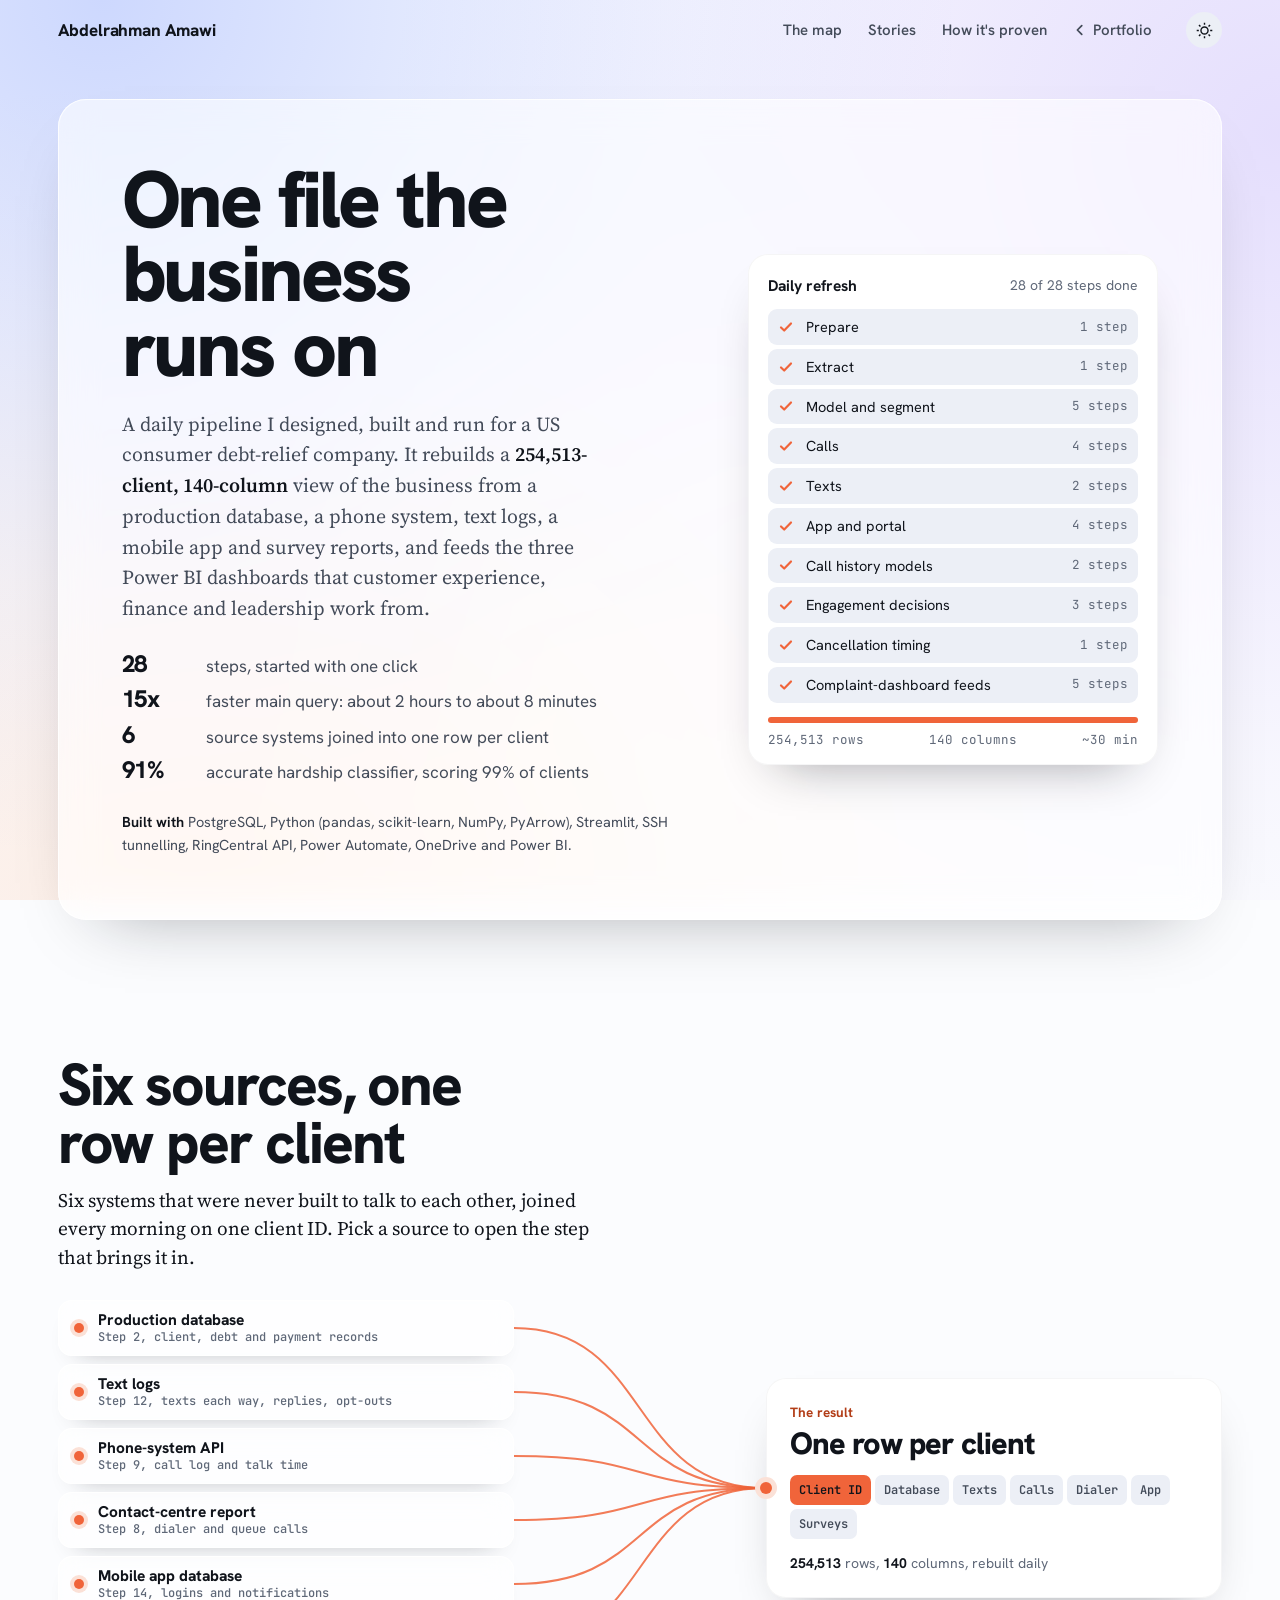
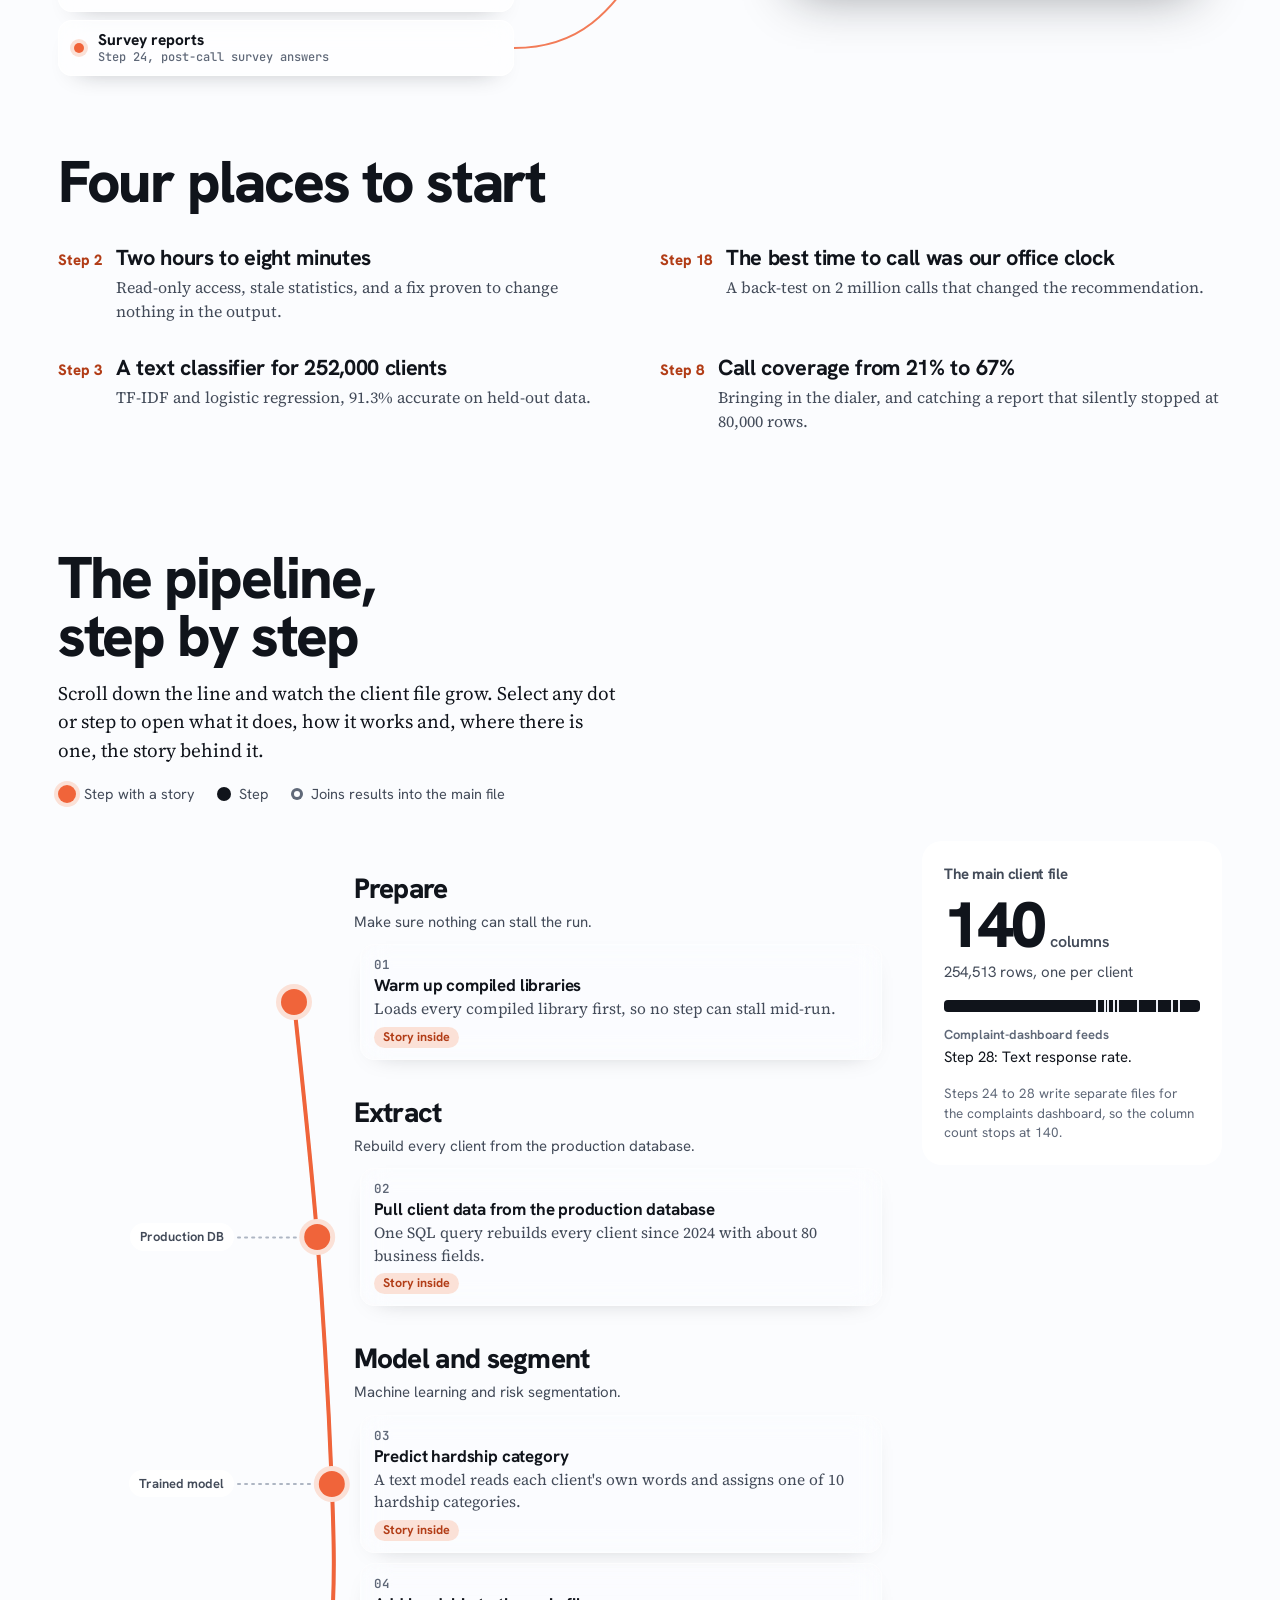
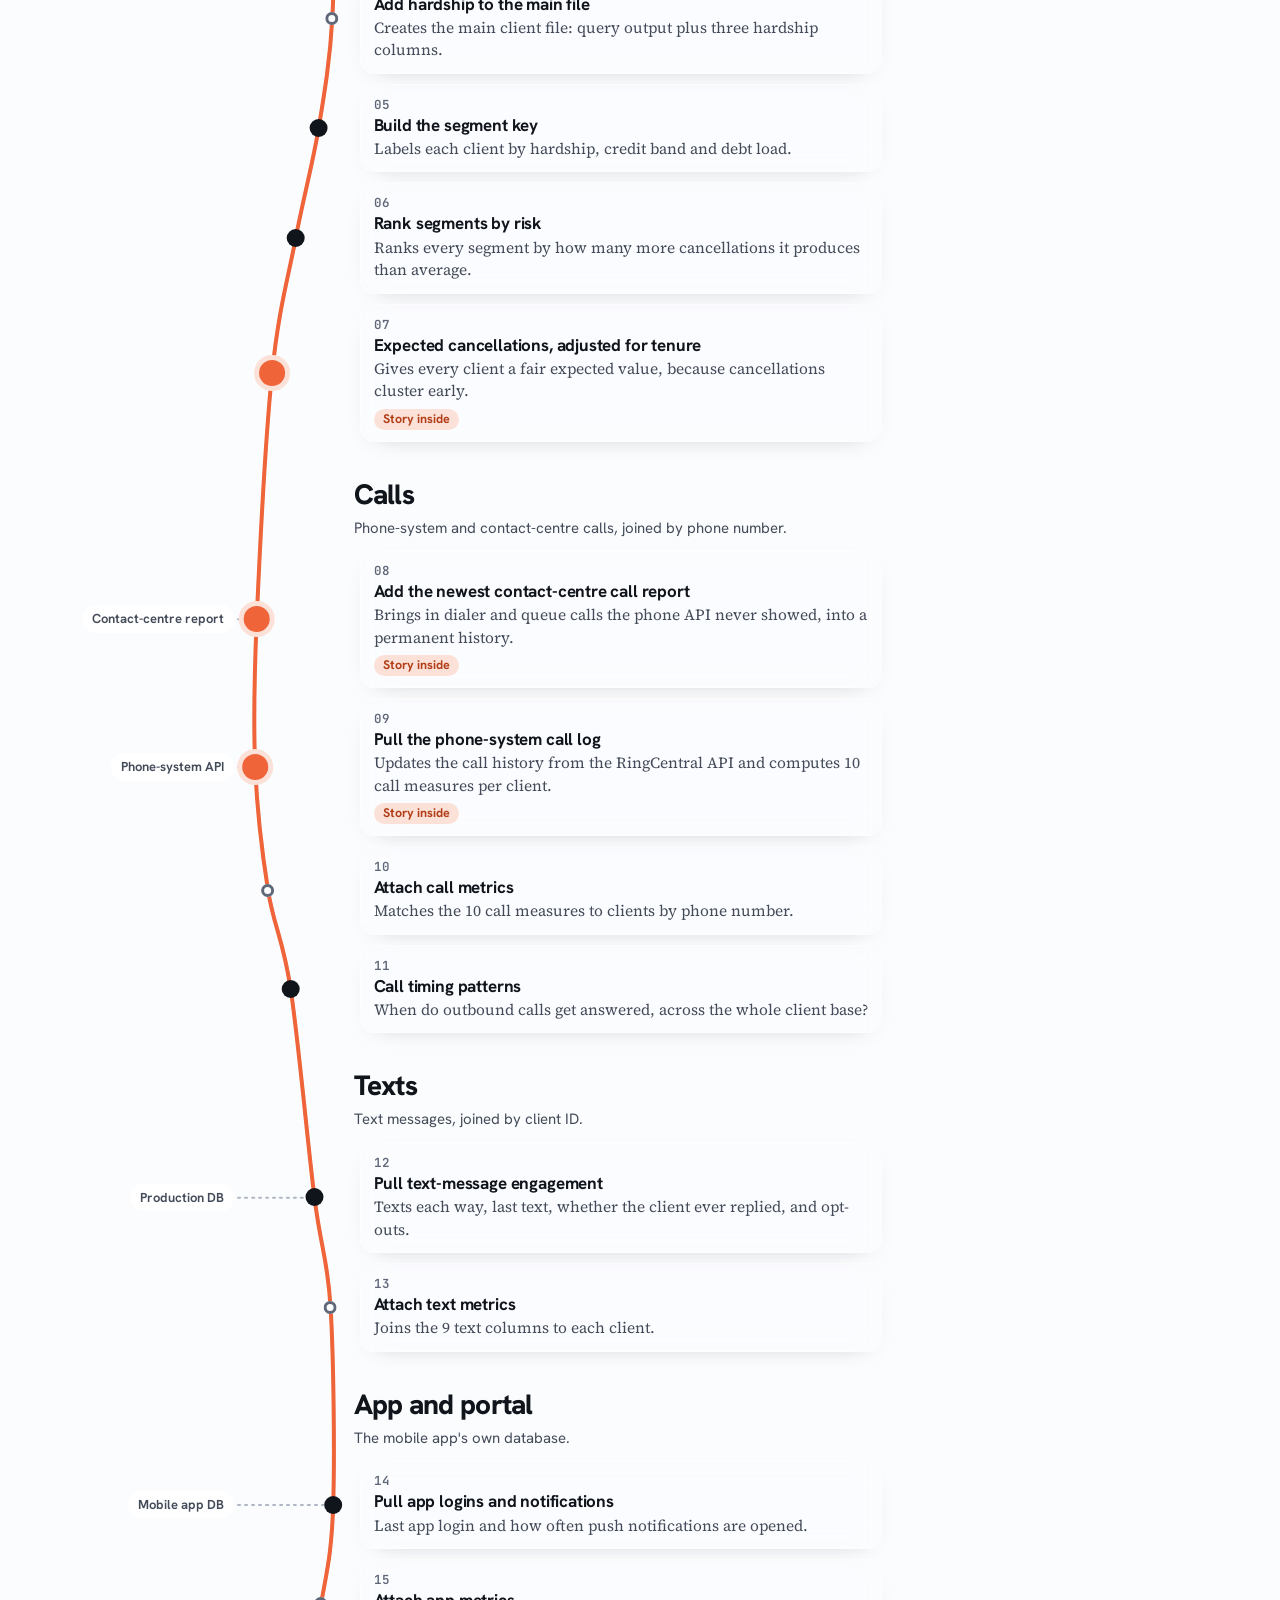
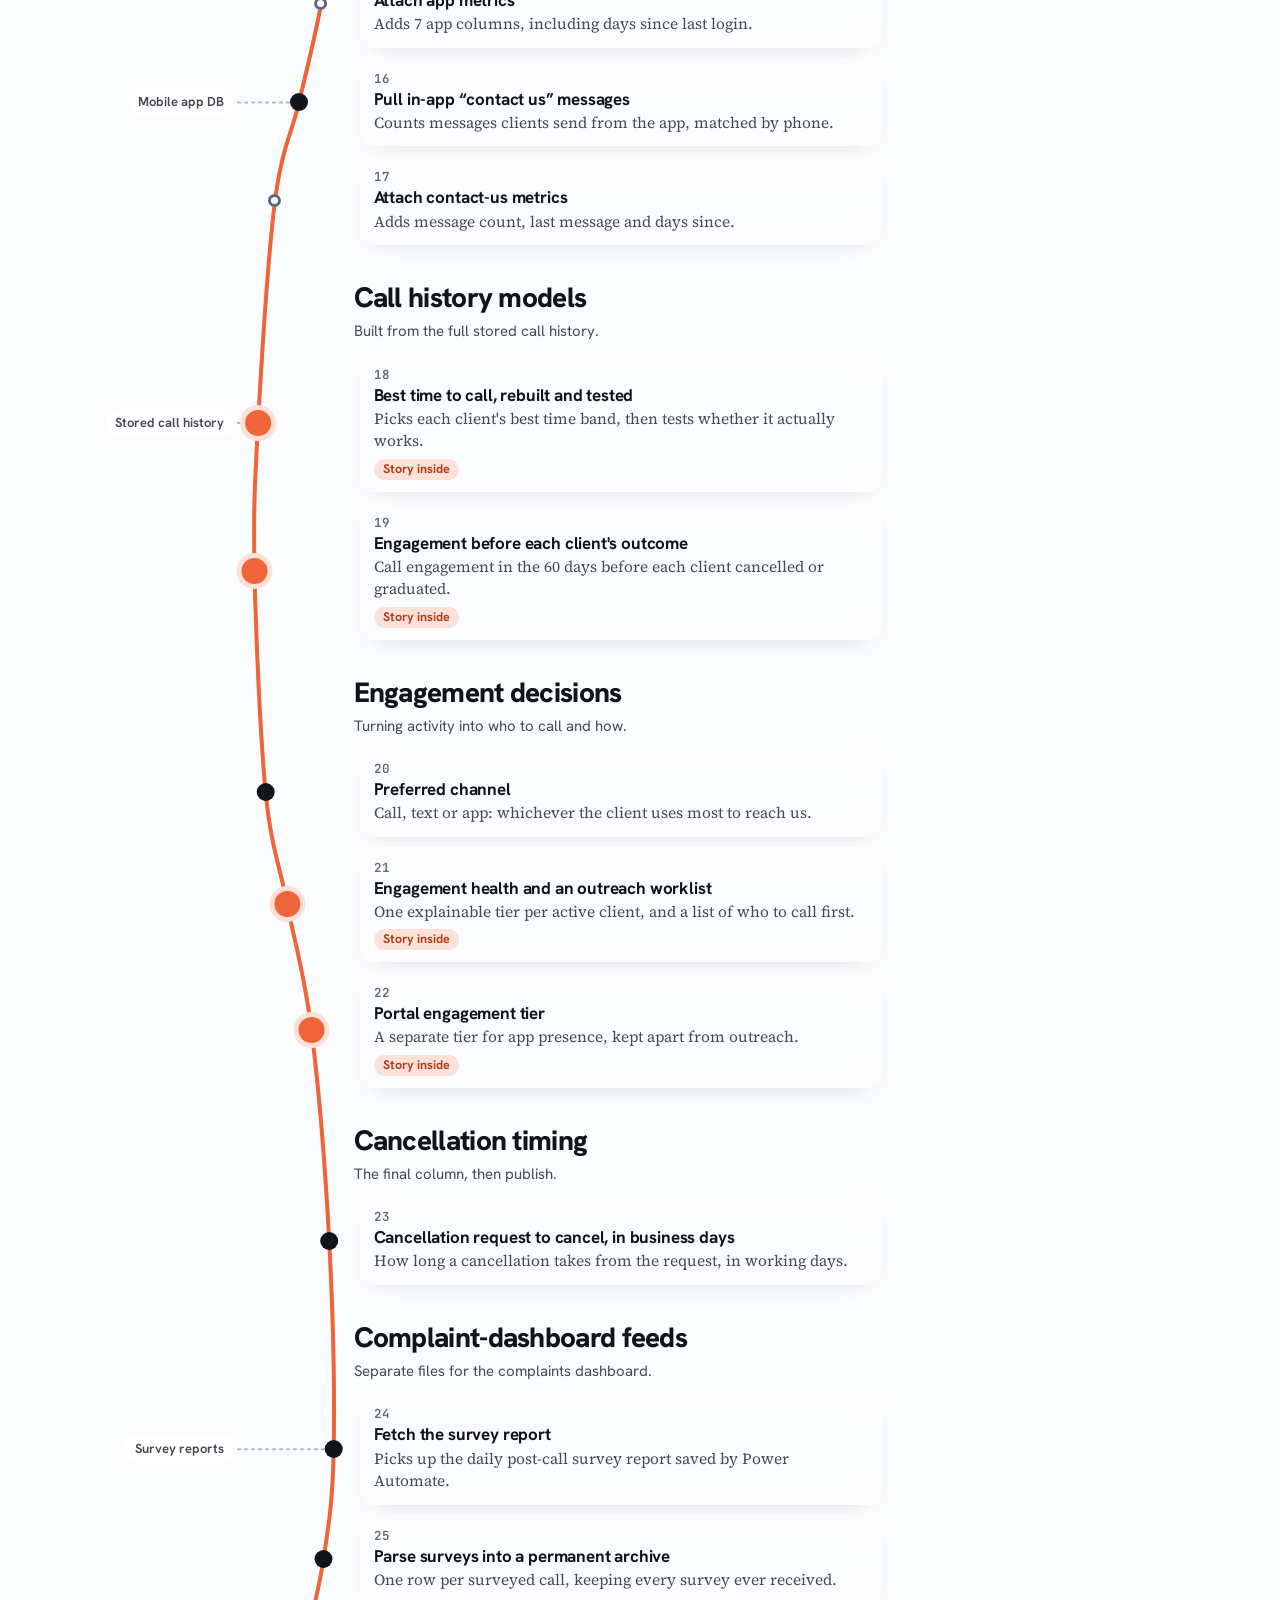
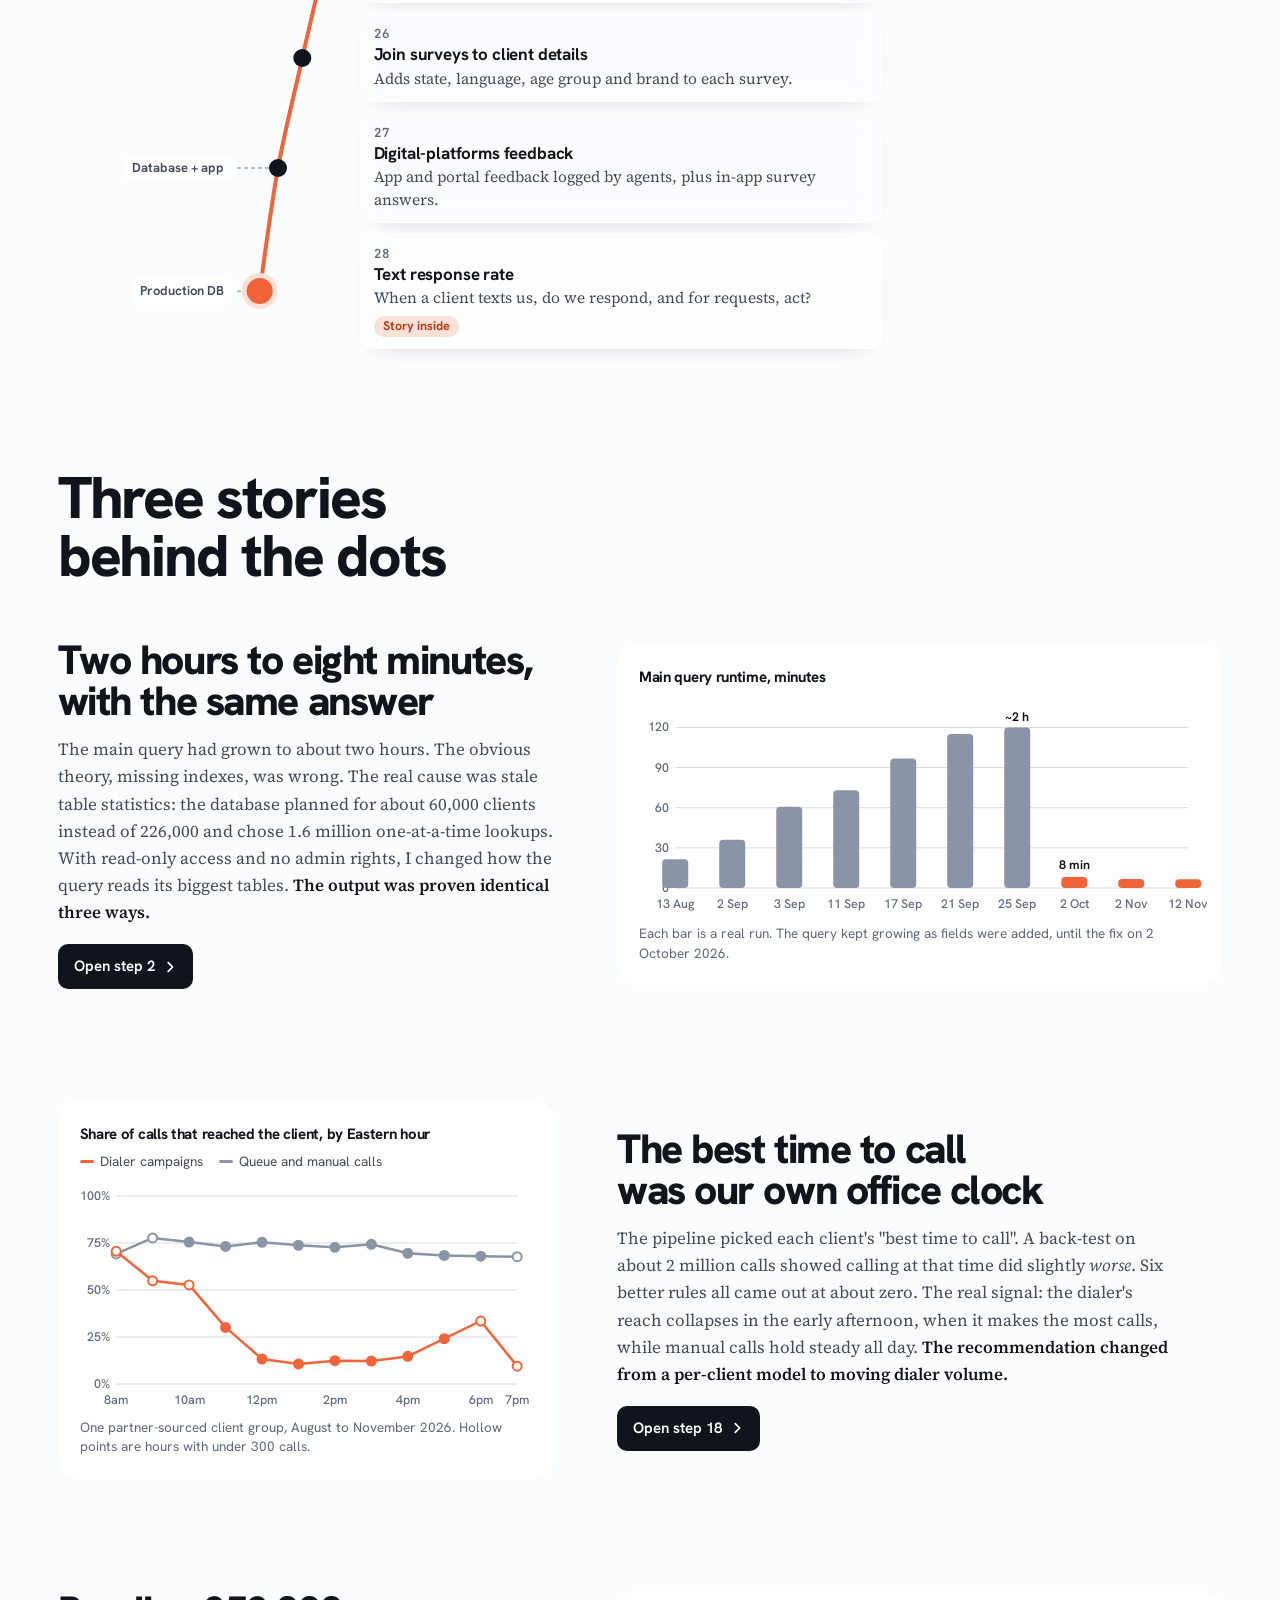
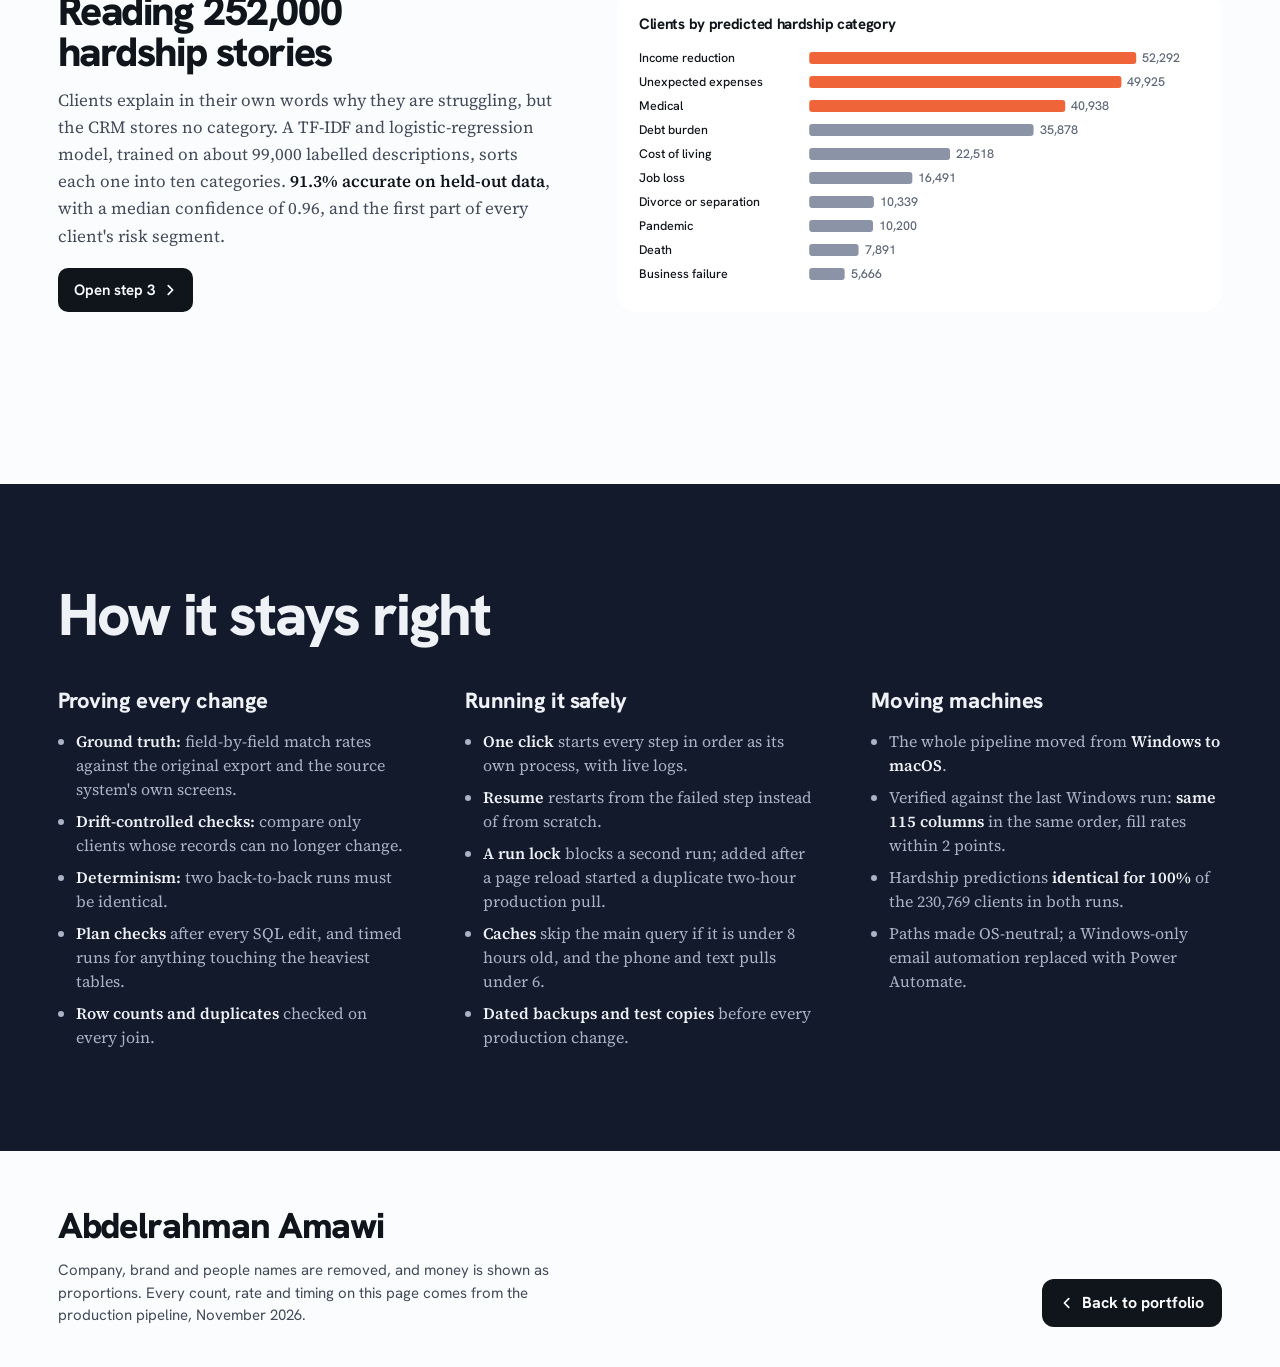
<file: pipeline/index.html>
<!doctype html>
<html lang="en">
<head>
<meta charset="utf-8">
<meta name="viewport" content="width=device-width, initial-scale=1, viewport-fit=cover">
<title>Client Data Pipeline</title>
<meta name="description" content="A 28-step daily data pipeline that rebuilds a 254,000-client, 140-column view of a debt-relief business from a production database, phone system, texts, a mobile app and surveys. Built and run by Abdelrahman Amawi.">
<link rel="preconnect" href="https://fonts.googleapis.com">
<link rel="preconnect" href="https://fonts.gstatic.com" crossorigin>
<link rel="stylesheet" href="https://fonts.googleapis.com/css2?family=Hanken+Grotesk:wght@400..900&family=Source+Serif+4:opsz,wght@8..60,400;8..60,500;8..60,600&family=JetBrains+Mono:wght@400;600&display=swap">
<link rel="icon" href="data:image/svg+xml,%3Csvg xmlns='http://www.w3.org/2000/svg' viewBox='0 0 32 32'%3E%3Crect width='32' height='32' rx='7' fill='%23121A2B'/%3E%3Cpath d='M16 5v22' stroke='%238A94A6' stroke-width='3' stroke-linecap='round'/%3E%3Ccircle cx='16' cy='10' r='3.5' fill='%23F0643A'/%3E%3Ccircle cx='16' cy='22' r='3.5' fill='%23ECEEF1'/%3E%3C/svg%3E">
<style>
:root{
  color-scheme: light;
  --ground:hsl(225,60%,99%); --paper:#FFFFFF; --tone:#ECEFF6; --tone-2:#D9DEE9;
  --ink:#10141B; --ink-2:#434B59; --ink-3:#5F6878;
  --field:#121A2B; --field-2:#1D2840; --on-field:#EEF1F6; --on-field-2:#A9B3C6;
  --sig:#F0643A; --sig-text:#B23D17; --sig-soft:#FBE1D7;
  --line:#AEB6C3; --grid:#D6DBE2; --muted-mark:#8A94A6;
  --display:"Hanken Grotesk","Helvetica Neue",Arial,sans-serif;
  --read:"Source Serif 4",Georgia,serif;
  --mono:"JetBrains Mono",ui-monospace,Menlo,monospace;
  --gut:clamp(16px,4.5vw,64px);
}
@media (prefers-color-scheme: dark){
  :root:not([data-theme="light"]){
    color-scheme: dark;
    --ground:hsl(225,28%,12%); --paper:hsl(225,29%,16%); --tone:hsl(225,25%,21%); --tone-2:hsl(225,22%,27%);
    --ink:#E9EDF3; --ink-2:#A9B3C4; --ink-3:#8590A3;
    --field:#070B13; --field-2:#141C2C; --on-field:#EEF1F6; --on-field-2:#9BA6BA;
    --sig:#F57A54; --sig-text:#FF9B7A; --sig-soft:#3A1E15;
    --line:#3A4558; --grid:#232C3C; --muted-mark:#6F7A8D;
  }
}
:root[data-theme="dark"]{
  color-scheme: dark;
  --ground:hsl(225,28%,12%); --paper:hsl(225,29%,16%); --tone:hsl(225,25%,21%); --tone-2:hsl(225,22%,27%);
  --ink:#E9EDF3; --ink-2:#A9B3C4; --ink-3:#8590A3;
  --field:#070B13; --field-2:#141C2C; --on-field:#EEF1F6; --on-field-2:#9BA6BA;
  --sig:#F57A54; --sig-text:#FF9B7A; --sig-soft:#3A1E15;
  --line:#3A4558; --grid:#232C3C; --muted-mark:#6F7A8D;
}
*{box-sizing:border-box}
html{scrollbar-color:var(--ink-3) var(--ground);scroll-behavior:smooth;-webkit-text-size-adjust:100%}
::selection{background:var(--sig);color:#10141B}
body{margin:0;background:var(--ground);color:var(--ink);font:400 16px/1.5 var(--display);-webkit-font-smoothing:antialiased;overflow-x:hidden}
body.locked{overflow:hidden}
/* Background matched to the main portfolio (same gradients, light and dark) */
body{background:
  radial-gradient(circle at 8% 0%, rgba(99,133,255,0.30) 0%, rgba(99,133,255,0.16) 22%, rgba(99,133,255,0.06) 40%, transparent 58%),
  radial-gradient(circle at 100% 15%, rgba(167,139,250,0.26) 0%, rgba(167,139,250,0.14) 24%, rgba(167,139,250,0.05) 42%, transparent 60%),
  radial-gradient(ellipse at 15% 100%, rgba(255,183,140,0.22) 0%, rgba(255,183,140,0.11) 26%, rgba(255,183,140,0.04) 46%, transparent 65%),
  var(--ground);background-attachment:fixed}
:root[data-theme="dark"] body{background:
  radial-gradient(circle at 5% 0%, rgba(130,143,255,0.30) 0%, rgba(110,120,230,0.15) 22%, rgba(94,106,210,0.05) 40%, transparent 58%),
  radial-gradient(circle at 100% 20%, rgba(94,106,210,0.24) 0%, rgba(94,106,210,0.12) 24%, rgba(94,106,210,0.04) 42%, transparent 60%),
  radial-gradient(ellipse at 15% 100%, rgba(190,198,220,0.16) 0%, rgba(170,180,210,0.08) 26%, rgba(170,180,210,0.03) 46%, transparent 65%),
  var(--ground);background-attachment:fixed}
[hidden]{display:none!important}
a{color:inherit;text-decoration-thickness:1px;text-underline-offset:4px}
:focus-visible{outline:3px solid var(--sig);outline-offset:3px;border-radius:4px}
button{font:inherit;color:inherit;cursor:pointer}
h1,h2,h3,h4{font-family:var(--display);margin:0;text-wrap:balance;letter-spacing:-.02em}
p{margin:0}
code,.mono{font-family:var(--mono);font-size:.88em}
.g{padding-inline:var(--gut)}
.inner{max-width:1240px;margin:0 auto}
.num{font-variant-numeric:tabular-nums}
section[id]{scroll-margin-top:72px}
.read{font:400 clamp(17px,1.3vw,19px)/1.6 var(--read);color:var(--ink-2);max-width:62ch}
.read b{color:var(--ink);font-weight:600}
h2.big{font-size:clamp(36px,4.6vw,64px);line-height:.98;font-weight:820;letter-spacing:-.035em;max-width:16ch}
.take{font:400 clamp(18px,1.5vw,21px)/1.5 var(--read);color:var(--ink);max-width:56ch;margin-top:14px}

/* ---------- header ---------- */
.head{position:sticky;top:0;z-index:20;background:transparent;transition:box-shadow .2s,background-color .2s}
.head.scrolled{background:var(--ground);box-shadow:0 10px 24px -20px rgba(16,20,27,.6)}
.top{display:flex;align-items:center;gap:12px 22px;padding-block:12px}
.me{font-weight:760;font-size:17px;text-decoration:none;letter-spacing:-.01em;white-space:nowrap}
@media (max-width:480px){.me{font-size:15px}.top nav a{padding:7px 9px;font-size:14px}}
.top nav{display:flex;gap:2px;margin-left:auto;overflow-x:auto;scrollbar-width:none}
.top nav::-webkit-scrollbar{display:none}
.top nav a{white-space:nowrap;text-decoration:none;color:var(--ink-2);font-size:15px;font-weight:560;padding:7px 12px;border-radius:999px}
.top nav a:hover{background:var(--tone);color:var(--ink)}
.back{display:inline-flex;align-items:center;gap:6px;white-space:nowrap}
.back svg{width:14px;height:14px}
.theme{border:0;background:var(--tone);border-radius:999px;width:36px;height:36px;display:grid;place-items:center;flex:none}
.theme svg{width:17px;height:17px}
@media (max-width:760px){.top nav .hide-s{display:none}}

/* ---------- hero (field) ---------- */
.hero{color:var(--ink);padding-block:clamp(20px,3vw,40px) clamp(32px,5vw,64px)}
/* Hero sits in a frosted glass panel (denser than the step cards so the headline stays crisp) */
.hero .hero-grid{background:rgba(255,255,255,.62);-webkit-backdrop-filter:blur(18px) saturate(150%);backdrop-filter:blur(18px) saturate(150%);border-radius:28px;padding:clamp(26px,5vw,64px);
  box-shadow:inset 0 0 0 1px rgba(255,255,255,.8),0 30px 70px -42px rgba(16,20,27,.4)}
:root[data-theme="dark"] .hero .hero-grid{background:rgba(255,255,255,.065);box-shadow:inset 0 0 0 1px rgba(255,255,255,.11),0 30px 70px -40px rgba(0,0,0,.7)}
.hero-grid{display:grid;grid-template-columns:minmax(0,1.15fr) minmax(0,.85fr);gap:40px 72px;align-items:center}
.hero h1{font-size:clamp(44px,6.2vw,88px);line-height:.94;font-weight:860;letter-spacing:-.04em;max-width:13ch}
.hero .lead{font:400 clamp(18px,1.55vw,21px)/1.55 var(--read);color:var(--ink-2);max-width:48ch;margin-top:22px}
.hero .lead b{color:var(--ink);font-weight:600}
.facts{list-style:none;padding:0;margin:28px 0 0;display:grid;gap:8px}
.facts li{font-size:17px;color:var(--ink-2);display:flex;gap:12px;align-items:baseline}
.facts b{font:800 24px/1 var(--display);color:var(--ink);letter-spacing:-.02em;min-width:5.6ch}
.stack{margin-top:24px;font-size:14.5px;color:var(--ink-2);line-height:1.6}
.stack b{color:var(--ink);font-weight:650}
@media (max-width:900px){.hero-grid{grid-template-columns:1fr}}
.runcard{background:var(--paper);border-radius:20px;padding:20px 20px 16px;box-shadow:inset 0 0 0 1px rgba(16,20,27,.04),0 24px 50px -30px rgba(16,20,27,.45)}
:root[data-theme="dark"] .runcard{background:var(--ground);box-shadow:inset 0 0 0 1px rgba(255,255,255,.06),0 24px 50px -30px rgba(0,0,0,.7)}
.runcard .rh{display:flex;justify-content:space-between;align-items:center;margin-bottom:12px;font-size:14px;color:var(--ink-3)}
.runcard .rh b{color:var(--ink);font-size:15.5px}
.run{list-style:none;margin:0;padding:0;display:grid;gap:4px}
.run li{display:grid;grid-template-columns:18px 1fr auto;gap:10px;align-items:center;font-size:14.5px;padding:7px 10px;border-radius:9px;background:var(--tone);color:var(--ink)}
.run li svg{width:16px;height:16px;color:var(--sig)}
.run li span:last-child{font-family:var(--mono);font-size:12.5px;color:var(--ink-3)}
.runbar{height:6px;border-radius:3px;background:var(--sig);margin-top:14px}
.runcard .rf{display:flex;justify-content:space-between;margin-top:8px;font-family:var(--mono);font-size:12.5px;color:var(--ink-3)}

/* ---------- start here ---------- */
/* ---------- six sources, one row ---------- */
.sources{padding-block:clamp(40px,6vw,72px) 0}
.merge{display:grid;grid-template-columns:minmax(0,1fr) minmax(60px,.55fr) minmax(0,1fr);align-items:center;margin-top:28px}
.srcs{list-style:none;margin:0;padding:0;display:grid;gap:8px}
.srcs button{width:100%;height:56px;display:grid;grid-template-columns:12px minmax(0,1fr);grid-template-rows:auto auto;column-gap:12px;align-content:center;text-align:left;border:0;cursor:pointer;color:var(--ink);padding:0 16px;border-radius:14px;
  background:rgba(255,255,255,.62);-webkit-backdrop-filter:blur(14px) saturate(140%);backdrop-filter:blur(14px) saturate(140%);box-shadow:inset 0 0 0 1px rgba(255,255,255,.8),0 12px 26px -20px rgba(16,20,27,.45);transition:transform .2s,box-shadow .2s}
:root[data-theme="dark"] .srcs button{background:rgba(255,255,255,.065);box-shadow:inset 0 0 0 1px rgba(255,255,255,.1),0 12px 26px -20px rgba(0,0,0,.7)}
.srcs button:hover{transform:translateX(4px);box-shadow:inset 0 0 0 1.5px var(--sig),0 12px 26px -20px rgba(16,20,27,.45)}
.srcs .sd{grid-row:1/3;width:10px;height:10px;border-radius:50%;background:var(--sig);box-shadow:0 0 0 4px var(--sig-soft);align-self:center}
.srcs .sn{font-weight:750;font-size:15.5px;line-height:1.2}
.srcs .ss{font:500 12px var(--mono);color:var(--ink-3);white-space:nowrap;overflow:hidden;text-overflow:ellipsis}
.mlines{width:100%;height:376px;overflow:visible}
.ml{fill:none;stroke:var(--sig);stroke-width:2;stroke-linecap:round;vector-effect:non-scaling-stroke;opacity:.85}
.onerow{position:relative;border-radius:20px;padding:24px;background:var(--paper);box-shadow:inset 0 0 0 1px rgba(16,20,27,.04),0 24px 50px -30px rgba(16,20,27,.45)}
:root[data-theme="dark"] .onerow{background:var(--ground);box-shadow:inset 0 0 0 1px rgba(255,255,255,.06),0 24px 50px -30px rgba(0,0,0,.7)}
/* where the six lines land */
.onerow::after{content:"";position:absolute;left:-6px;top:50%;width:12px;height:12px;margin-top:-6px;border-radius:50%;background:var(--sig);box-shadow:0 0 0 5px var(--sig-soft)}
.or-k{margin:0;font-size:13.5px;font-weight:700;color:var(--sig-text)}
.or-t{margin:4px 0 16px;font:850 clamp(24px,2.4vw,32px)/1.05 var(--display);letter-spacing:-.03em}
.cells{display:flex;flex-wrap:wrap;gap:4px}
.cell{font:600 12px var(--mono);padding:7px 9px;border-radius:7px;background:var(--tone);color:var(--ink-2)}
.cell.id{background:var(--sig);color:#10141B}
.or-f{margin:14px 0 0;font-size:14px;color:var(--ink-3)}
.or-f b{color:var(--ink)}
@keyframes mreveal{from{clip-path:inset(0 100% 0 0)}to{clip-path:inset(0 0 0 0)}}
@keyframes srcin{from{opacity:0;transform:translateX(-10px)}to{opacity:1;transform:none}}
@keyframes cellin{from{opacity:0;transform:translateY(6px)}to{opacity:1;transform:none}}
.merge.on .srcs button{animation:srcin .5s ease-out var(--d) both}
.merge.on .mlines{animation:mreveal 1.1s cubic-bezier(.45,.05,.25,1) .55s both}
.merge.on .cell{animation:cellin .4s ease-out var(--d) both}
@media (prefers-reduced-motion:reduce){.merge.on .srcs button,.merge.on .mlines,.merge.on .cell{animation:none}}
@media (max-width:860px){.merge{grid-template-columns:1fr;gap:0}.srcs{grid-template-columns:repeat(2,minmax(0,1fr))}.mlines{display:none}
  .onerow{margin-top:22px}.onerow::after{left:50%;top:-6px;margin:0 0 0 -6px}.onerow::before{content:"";position:absolute;left:50%;top:-22px;height:22px;border-left:2px solid var(--sig)}}
@media (max-width:520px){.srcs{grid-template-columns:1fr}}
.start{padding-block:clamp(48px,6vw,80px) 0}
.start-list{list-style:none;padding:0;margin:20px 0 0;display:grid;grid-template-columns:repeat(2,minmax(0,1fr));gap:4px 40px}
.start-list button{width:100%;text-align:left;border:0;background:none;padding:14px 0;display:grid;grid-template-columns:auto 1fr;gap:4px 14px;align-items:baseline;border-radius:10px}
.start-list button:hover .t{text-decoration:underline;text-decoration-thickness:2px;text-underline-offset:5px}
.start-list .n{font:800 15px var(--display);color:var(--sig-text)}
.start-list .t{font-size:clamp(19px,1.7vw,23px);font-weight:720;letter-spacing:-.015em;line-height:1.2}
.start-list .d{grid-column:2;font:400 16px/1.5 var(--read);color:var(--ink-2)}
@media (max-width:760px){.start-list{grid-template-columns:1fr}}

/* ---------- map ---------- */
.map-sec{padding-block:clamp(64px,8vw,104px) 0}
.map-layout{display:grid;grid-template-columns:minmax(0,1fr) 300px;gap:40px;align-items:start;margin-top:36px}
.legend{display:flex;gap:8px 22px;flex-wrap:wrap;font-size:14.5px;color:var(--ink-2);margin-top:18px}
.legend span{display:inline-flex;gap:8px;align-items:center}
.legend i{display:inline-block;border-radius:50%}
.track{position:relative;padding-left:0}
.curve{position:absolute;left:0;top:0;width:100%;height:100%;pointer-events:none;overflow:visible;z-index:0}
.curve .base{fill:none;stroke:var(--line);stroke-width:3;stroke-linecap:round}
.curve .prog{fill:none;stroke:var(--sig);stroke-width:4;stroke-linecap:round;transition:stroke-dashoffset .6s cubic-bezier(.16,1,.3,1)}
.curve .feed{fill:none;stroke:var(--line);stroke-width:2;stroke-dasharray:2 5;stroke-linecap:round}
.stage{display:grid;grid-template-columns:176px 120px minmax(0,1fr);align-items:end;margin:26px 0 6px;position:relative;z-index:1}
.stage:first-child{margin-top:0}
.stage h3{grid-column:3;font-size:clamp(22px,2.2vw,28px);font-weight:800;letter-spacing:-.025em}
.stage .sline{grid-column:2;grid-row:1;min-height:40px}
.stage p{grid-column:3;font-size:15px;color:var(--ink-2);margin-top:2px}
.step{display:grid;grid-template-columns:176px 120px minmax(0,1fr);align-items:stretch;position:relative;z-index:1}
.step .src{display:flex;align-items:center;justify-content:flex-end;padding-right:0}
.step .src span{font-size:13px;font-weight:650;color:var(--ink-2);background:var(--paper);border-radius:999px;padding:4px 10px;position:relative;white-space:nowrap;max-width:176px;overflow:hidden;text-overflow:ellipsis}
.step .rail{position:relative;display:flex;justify-content:center}
.dot{position:relative;z-index:1;align-self:center;border:0;padding:0;border-radius:50%;display:block;transform:translateX(var(--x,0px));transition:transform .15s}
.dot:hover{transform:translateX(var(--x,0px)) scale(1.15)}
.dot.k-story{width:26px;height:26px;background:var(--sig);box-shadow:0 0 0 5px var(--sig-soft)}
.dot.k-step{width:18px;height:18px;background:var(--ink)}
.dot.k-merge{width:13px;height:13px;background:var(--ground);box-shadow:inset 0 0 0 3px var(--ink-3)}
/* Glass container: 5% tint (95% transparent), blurred backdrop, soft edge highlight */
.step .lab{border:0;background:rgba(255,255,255,.05);-webkit-backdrop-filter:blur(14px) saturate(140%);backdrop-filter:blur(14px) saturate(140%);box-shadow:inset 0 0 0 1px rgba(255,255,255,.45),0 8px 24px -18px rgba(16,20,27,.35);text-align:left;padding:12px 14px;margin:5px 0 5px 6px;border-radius:14px;display:grid;gap:2px;transition:background .2s,box-shadow .2s}
:root[data-theme="dark"] .step .lab{background:rgba(255,255,255,.05);box-shadow:inset 0 0 0 1px rgba(255,255,255,.09),0 8px 24px -18px rgba(0,0,0,.6)}
.step .lab:hover,.step.on .lab{background:rgba(255,255,255,.55)}
:root[data-theme="dark"] .step .lab:hover,:root[data-theme="dark"] .step.on .lab{background:rgba(255,255,255,.1)}
.step .lab .no{font:600 12.5px var(--mono);color:var(--ink-3)}
.step .lab .tt{font-size:17px;font-weight:700;letter-spacing:-.01em;line-height:1.25}
.step .lab .ds{font:400 15.5px/1.45 var(--read);color:var(--ink-2)}
.step .lab .sty{justify-self:start;margin-top:4px;font-size:12.5px;font-weight:700;color:var(--sig-text);background:var(--sig-soft);border-radius:999px;padding:1px 9px}
@media (max-width:980px){.map-layout{grid-template-columns:1fr}}
@media (max-width:700px){
  .stage,.step{grid-template-columns:56px minmax(0,1fr)}
  .stage h3,.stage p{grid-column:2}
  .stage .sline{grid-column:1}
  .step .src{display:none}
  .step .rail{grid-column:1}
  .step .lab{grid-column:2}
  .step .lab .srcm{display:block}
}
.step .lab .srcm{display:none;font-size:13px;font-weight:650;color:var(--ink-2)}

/* meter */
.meter{position:sticky;top:88px;background:var(--paper);border-radius:20px;padding:22px}
.meter h4{font-size:15px;font-weight:700;color:var(--ink-2)}
.meter .big{font:850 64px/1 var(--display);letter-spacing:-.045em;margin-top:8px}
.meter .big small{font:600 16px var(--display);color:var(--ink-2);letter-spacing:0;margin-left:6px}
.meter .rows{font-size:15px;color:var(--ink-2);margin-top:4px}
.mbar{display:flex;gap:2px;height:12px;margin-top:16px;border-radius:4px;overflow:hidden;background:var(--tone)}
.mbar i{display:block;height:100%;background:var(--ink);transition:flex-basis .5s cubic-bezier(.16,1,.3,1),background .3s}
.mbar i.add{background:var(--sig)}
.meter .now{margin-top:14px;font-size:15px;line-height:1.45}
.meter .now b{display:block;font-size:13px;color:var(--ink-3);font-weight:650;margin-bottom:2px}
.meter .delta{font-weight:700;color:var(--sig-text)}
.meter .note{margin-top:16px;font-size:13.5px;color:var(--ink-3);line-height:1.45}
@media (max-width:980px){
  .meter{position:fixed;left:12px;right:12px;bottom:12px;top:auto;z-index:15;padding:10px 14px;border-radius:14px;box-shadow:0 12px 30px -12px rgba(16,20,27,.45);display:grid;grid-template-columns:auto 1fr;gap:2px 12px;align-items:center;transform:translateY(140%);transition:transform .3s}
  .meter.show{transform:none}
  .meter h4,.meter .now,.meter .note{display:none}
  .meter .big{font-size:28px;margin:0;grid-row:1/3}
  .meter .big small{font-size:13px}
  .meter .rows{margin:0;font-size:13px}
  .mbar{margin:0;height:8px}
}

/* ---------- panel ---------- */
.scrim{position:fixed;inset:0;background:rgba(10,13,20,.45);z-index:40;opacity:0;pointer-events:none;transition:opacity .25s}
.scrim.open{opacity:1;pointer-events:auto}
.panel{position:fixed;top:0;right:0;bottom:0;width:min(620px,100vw);background:var(--paper);z-index:41;transform:translateX(102%);display:flex;flex-direction:column;visibility:hidden;transition:transform .35s cubic-bezier(.16,1,.3,1),visibility 0s .35s}
.panel.open{transform:none;visibility:visible;box-shadow:-30px 0 60px -30px rgba(0,0,0,.4);transition:transform .35s cubic-bezier(.16,1,.3,1),visibility 0s}
.p-head{padding:18px 22px 14px;display:flex;gap:12px;align-items:flex-start;justify-content:space-between}
.p-head .meta{font:600 13px var(--mono);color:var(--ink-3)}
.p-head h2{font-size:clamp(24px,2.6vw,32px);font-weight:820;letter-spacing:-.03em;line-height:1.05;margin-top:6px}
.x{border:0;background:var(--tone);border-radius:999px;width:38px;height:38px;display:grid;place-items:center;flex:none}
.x svg{width:16px;height:16px}
.p-body{overflow-y:auto;padding:4px 22px 24px;flex:1;overscroll-behavior:contain}
.p-sum{font:400 19px/1.55 var(--read);color:var(--ink)}
.p-body h3{font-size:14px;font-weight:750;color:var(--ink-2);margin:24px 0 8px;letter-spacing:0}
.p-body ul{margin:0;padding-left:18px;display:grid;gap:7px}
.p-body li{font-size:15.5px;line-height:1.5;color:var(--ink)}
.p-body li::marker{color:var(--muted-mark)}
.p-story{background:var(--sig-soft);border-radius:14px;padding:16px 18px;margin-top:6px}
.p-story p{font:400 16.5px/1.55 var(--read);color:var(--ink)}
.p-story p+p{margin-top:10px}
.p-story b{font-weight:600}
.tools{display:flex;flex-wrap:wrap;gap:6px}
.tools span{font-size:14px;font-weight:650;border-radius:999px;padding:5px 12px;background:var(--field);color:var(--on-field)}
.chips{display:flex;flex-wrap:wrap;gap:8px}
.chips span{background:var(--ground);border-radius:10px;padding:8px 12px;font-size:14.5px;line-height:1.3}
.chips b{display:block;font-size:20px;font-weight:800;letter-spacing:-.02em}
.p-foot{display:flex;justify-content:space-between;gap:10px;padding:12px 22px calc(12px + env(safe-area-inset-bottom));background:var(--paper);box-shadow:0 -1px 0 var(--tone)}
.navbtn{border:0;background:var(--tone);border-radius:10px;padding:10px 14px;font-size:14.5px;font-weight:650;display:inline-flex;align-items:center;gap:8px;max-width:48%}
.navbtn span{overflow:hidden;text-overflow:ellipsis;white-space:nowrap}
.navbtn svg{width:14px;height:14px;flex:none}
.navbtn:disabled{opacity:.35;cursor:default}
@media (max-width:700px){.panel{top:auto;left:0;width:100vw;height:88vh;border-radius:20px 20px 0 0;transform:translateY(102%)}.panel.open{transform:none}}

/* charts */
.chart{position:relative;margin-top:10px}
.chart svg{display:block;width:100%;overflow:visible}
.chart text{font:500 12.5px var(--display);fill:var(--ink-3)}
.chart .lbl{fill:var(--ink);font-weight:650}
.chart .gl{stroke:var(--grid);stroke-width:1}
.cap{font-size:13.5px;color:var(--ink-3);margin-top:6px;line-height:1.45}
.key{display:flex;gap:16px;flex-wrap:wrap;font-size:13.5px;color:var(--ink-2);margin-top:6px}
.key span{display:inline-flex;align-items:center;gap:6px}
.key i{display:inline-block;width:14px;height:3px;border-radius:2px}
.tip{position:absolute;pointer-events:none;background:var(--ink);color:var(--ground);font-size:13px;line-height:1.35;padding:6px 9px;border-radius:7px;white-space:nowrap;transform:translate(-50%,-115%);opacity:0;transition:opacity .15s;z-index:3}

/* ---------- stories ---------- */
.stories{padding-block:clamp(72px,9vw,120px) 0}
.story{display:grid;grid-template-columns:minmax(0,.9fr) minmax(0,1.1fr);gap:28px 64px;align-items:center;padding-block:clamp(36px,5vw,56px)}
.story:nth-child(even) .s-text{order:2}
.story h3{font-size:clamp(28px,3.2vw,44px);font-weight:840;letter-spacing:-.035em;line-height:1}
.story .read{margin-top:14px}
.story .open{margin-top:18px;border:0;background:var(--ink);color:var(--ground);border-radius:10px;padding:11px 16px;font-size:15px;font-weight:650;display:inline-flex;gap:8px;align-items:center}
.story .open svg{width:14px;height:14px}
.s-vis{background:var(--paper);border-radius:20px;padding:22px}
.s-vis h4{font-size:15px;font-weight:720}
@media (max-width:900px){.story{grid-template-columns:1fr}.story:nth-child(even) .s-text{order:0}}

/* ---------- proof ---------- */
.proof{margin-top:clamp(72px,9vw,120px);background:var(--field);color:var(--on-field);padding-block:clamp(56px,8vw,104px)}
.proof h2.big{color:var(--on-field)}
.cols3{display:grid;grid-template-columns:repeat(3,minmax(0,1fr));gap:40px 56px;margin-top:40px}
.cols3 h3{font-size:22px;font-weight:780;letter-spacing:-.02em}
.cols3 ul{margin:12px 0 0;padding-left:18px;display:grid;gap:8px}
.cols3 li{font:400 16px/1.5 var(--read);color:var(--on-field-2)}
.cols3 li b{color:var(--on-field);font-weight:600}
@media (max-width:900px){.cols3{grid-template-columns:1fr}}

/* ---------- footer ---------- */
.foot{padding-block:48px 40px}
.foot-grid{display:flex;justify-content:space-between;gap:16px 32px;flex-wrap:wrap;align-items:flex-end}
.foot .name{font-size:clamp(26px,3vw,36px);font-weight:840;letter-spacing:-.03em}
.foot p{font-size:15px;color:var(--ink-2);margin-top:6px;max-width:62ch}
.foot .btn{display:inline-flex;align-items:center;gap:8px;background:var(--ink);color:var(--ground);text-decoration:none;border-radius:12px;padding:12px 18px;font-weight:700}
.foot .btn svg{width:14px;height:14px}
@media (prefers-reduced-motion:reduce){*{transition:none!important;scroll-behavior:auto!important}}
/* ---------- smooth page-to-page transition (portfolio <-> pipeline) ----------
   A veil in the page colour fades over the page instead of fading the page itself:
   fading the page (opacity) switches off every frosted-glass blur until the fade ends, so the glass would snap in.
   The veil only starts opaque when the script below can lift it, and is removed entirely once done. */
html::after{content:"";position:fixed;inset:0;z-index:9999;pointer-events:none;background:var(--ground);opacity:0;transition:opacity .65s cubic-bezier(.2,.7,.2,1)}
html.pg-pre::after{opacity:1;transition:none}
html.pg-leaving::after{opacity:1;transition:opacity .28s ease}
html.pg-done::after{display:none}
main{transition:transform .75s cubic-bezier(.2,.7,.2,1)}
html.pg-pre main{transform:translateY(14px)}
html.pg-leaving main{transform:translateY(-8px);transition-duration:.28s;transition-timing-function:ease}
@media (prefers-reduced-motion:reduce){html::after{display:none}main{transition:none}}
</style>
<script>try{if(!(window.matchMedia&&matchMedia("(prefers-reduced-motion: reduce)").matches))document.documentElement.classList.add("pg-pre")}catch(e){}</script>
<script>try{document.documentElement.setAttribute("data-theme",localStorage.getItem("selected-theme")==="dark"?"dark":"light")}catch(e){document.documentElement.setAttribute("data-theme","light")}</script>
</head>
<body>
<header class="head" id="head"><div class="g"><div class="inner top">
  <a class="me" href="../">Abdelrahman Amawi</a>
  <nav aria-label="Page">
    <a href="#map">The map</a><a href="#stories">Stories</a><a class="hide-s" href="#proof">How it's proven</a>
    <a class="back" href="../"><svg viewBox="0 0 16 16" aria-hidden="true"><path d="M10 3L5 8l5 5" fill="none" stroke="currentColor" stroke-width="2" stroke-linecap="round" stroke-linejoin="round"/></svg>Portfolio</a>
  </nav>
  <button class="theme" id="theme" type="button" aria-label="Switch colour theme"><svg viewBox="0 0 24 24" fill="none" stroke="currentColor" stroke-width="2" aria-hidden="true"><circle cx="12" cy="12" r="5"/><path d="M12 1v3M12 20v3M4.2 4.2l2.1 2.1M17.7 17.7l2.1 2.1M1 12h3M20 12h3M4.2 19.8l2.1-2.1M17.7 6.3l2.1-2.1"/></svg></button>
</div></div></header>

<main>
<section class="hero g" aria-labelledby="h1"><div class="inner hero-grid">
  <div>
    <h1 id="h1">One file the business runs on</h1>
    <p class="lead">A daily pipeline I designed, built and run for a US consumer debt-relief company. It rebuilds a <b>254,513-client, 140-column</b> view of the business from a production database, a phone system, text logs, a mobile app and survey reports, and feeds the three Power BI dashboards that customer experience, finance and leadership work from.</p>
    <ul class="facts num">
      <li><b>28</b>steps, started with one click</li>
      <li><b>15x</b>faster main query: about 2 hours to about 8 minutes</li>
      <li><b>6</b>source systems joined into one row per client</li>
      <li><b>91%</b>accurate hardship classifier, scoring 99% of clients</li>
    </ul>
    <p class="stack"><b>Built with</b> PostgreSQL, Python (pandas, scikit-learn, NumPy, PyArrow), Streamlit, SSH tunnelling, RingCentral API, Power Automate, OneDrive and Power BI.</p>
  </div>
  <div class="runcard" aria-label="The pipeline's run screen, summarised by stage">
    <div class="rh"><b>Daily refresh</b><span class="num">28 of 28 steps done</span></div>
    <ol class="run" id="runlist"></ol>
    <div class="runbar"></div>
    <div class="rf"><span>254,513 rows</span><span>140 columns</span><span>~30 min</span></div>
  </div>
</div></section>

<section class="g sources" aria-labelledby="src-h"><div class="inner">
  <h2 class="big" id="src-h">Six sources, one row per client</h2>
  <p class="take">Six systems that were never built to talk to each other, joined every morning on one client ID. Pick a source to open the step that brings it in.</p>
  <div class="merge" id="merge">
    <ul class="srcs"><li><button type="button" data-open="2" style="--d:0.10s"><span class="sd" aria-hidden="true"></span><span class="sn">Production database</span><span class="ss">Step 2, client, debt and payment records</span></button></li><li><button type="button" data-open="12" style="--d:0.22s"><span class="sd" aria-hidden="true"></span><span class="sn">Text logs</span><span class="ss">Step 12, texts each way, replies, opt-outs</span></button></li><li><button type="button" data-open="9" style="--d:0.34s"><span class="sd" aria-hidden="true"></span><span class="sn">Phone-system API</span><span class="ss">Step 9, call log and talk time</span></button></li><li><button type="button" data-open="8" style="--d:0.46s"><span class="sd" aria-hidden="true"></span><span class="sn">Contact-centre report</span><span class="ss">Step 8, dialer and queue calls</span></button></li><li><button type="button" data-open="14" style="--d:0.58s"><span class="sd" aria-hidden="true"></span><span class="sn">Mobile app database</span><span class="ss">Step 14, logins and notifications</span></button></li><li><button type="button" data-open="24" style="--d:0.70s"><span class="sd" aria-hidden="true"></span><span class="sn">Survey reports</span><span class="ss">Step 24, post-call survey answers</span></button></li></ul>
    <svg class="mlines" viewBox="0 0 200 376" preserveAspectRatio="none" aria-hidden="true"><path class="ml" d="M0,28 C110,28 90,188 200,188"/><path class="ml" d="M0,92 C110,92 90,188 200,188"/><path class="ml" d="M0,156 C110,156 90,188 200,188"/><path class="ml" d="M0,220 C110,220 90,188 200,188"/><path class="ml" d="M0,284 C110,284 90,188 200,188"/><path class="ml" d="M0,348 C110,348 90,188 200,188"/></svg>
    <div class="onerow">
      <p class="or-k">The result</p>
      <p class="or-t">One row per client</p>
      <div class="cells" role="img" aria-label="One row: client ID, then database, texts, calls, dialer, app and survey columns"><span class="cell id" style="--d:1.10s">Client ID</span><span class="cell" style="--d:1.20s">Database</span><span class="cell" style="--d:1.30s">Texts</span><span class="cell" style="--d:1.40s">Calls</span><span class="cell" style="--d:1.50s">Dialer</span><span class="cell" style="--d:1.60s">App</span><span class="cell" style="--d:1.70s">Surveys</span></div>
      <p class="or-f num"><b>254,513</b> rows, <b>140</b> columns, rebuilt daily</p>
    </div>
  </div>
</div></section>
<section class="g start" aria-labelledby="start-h"><div class="inner">
  <h2 class="big" id="start-h">Four places to start</h2>
  <ul class="start-list" id="start"></ul>
</div></section>

<section class="g map-sec" id="map" aria-labelledby="map-h"><div class="inner">
  <h2 class="big" id="map-h">The pipeline, step by step</h2>
  <p class="take">Scroll down the line and watch the client file grow. Select any dot or step to open what it does, how it works and, where there is one, the story behind it.</p>
  <div class="legend" aria-label="Legend">
    <span><i style="width:18px;height:18px;background:var(--sig);box-shadow:0 0 0 4px var(--sig-soft)"></i>Step with a story</span>
    <span><i style="width:14px;height:14px;background:var(--ink)"></i>Step</span>
    <span><i style="width:12px;height:12px;background:var(--ground);box-shadow:inset 0 0 0 3px var(--ink-3)"></i>Joins results into the main file</span>
  </div>
  <div class="map-layout">
    <div class="track" id="track"></div>
    <aside class="meter num" id="meter" aria-live="polite">
      <h4>The main client file</h4>
      <div class="big"><span id="m-cols">0</span><small>columns</small></div>
      <p class="rows" id="m-rows">Not created yet</p>
      <div class="mbar" id="m-bar"></div>
      <p class="now"><b id="m-stage">Prepare</b><span id="m-step">Scroll to start the run.</span> <span class="delta" id="m-delta"></span></p>
      <p class="note">Steps 24 to 28 write separate files for the complaints dashboard, so the column count stops at 140.</p>
    </aside>
  </div>
</div></section>

<section class="g stories" id="stories" aria-labelledby="stories-h"><div class="inner">
  <h2 class="big" id="stories-h">Three stories behind the dots</h2>
  <div>
    <article class="story">
      <div class="s-text">
        <h3>Two hours to eight minutes, with the same answer</h3>
        <p class="read">The main query had grown to about two hours. The obvious theory, missing indexes, was wrong. The real cause was stale table statistics: the database planned for about 60,000 clients instead of 226,000 and chose 1.6 million one-at-a-time lookups. With read-only access and no admin rights, I changed how the query reads its biggest tables. <b>The output was proven identical three ways.</b></p>
        <button class="open" type="button" data-open="2">Open step 2 <svg viewBox="0 0 16 16" aria-hidden="true"><path d="M6 3l5 5-5 5" fill="none" stroke="currentColor" stroke-width="2" stroke-linecap="round" stroke-linejoin="round"/></svg></button>
      </div>
      <div class="s-vis"><h4>Main query runtime, minutes</h4><div class="chart" data-chart="runtime"></div><p class="cap">Each bar is a real run. The query kept growing as fields were added, until the fix on 2 October 2026.</p></div>
    </article>
    <article class="story">
      <div class="s-text">
        <h3>The best time to call was our own office clock</h3>
        <p class="read">The pipeline picked each client's "best time to call". A back-test on about 2 million calls showed calling at that time did slightly <i>worse</i>. Six better rules all came out at about zero. The real signal: the dialer's reach collapses in the early afternoon, when it makes the most calls, while manual calls hold steady all day. <b>The recommendation changed from a per-client model to moving dialer volume.</b></p>
        <button class="open" type="button" data-open="18">Open step 18 <svg viewBox="0 0 16 16" aria-hidden="true"><path d="M6 3l5 5-5 5" fill="none" stroke="currentColor" stroke-width="2" stroke-linecap="round" stroke-linejoin="round"/></svg></button>
      </div>
      <div class="s-vis"><h4>Share of calls that reached the client, by Eastern hour</h4><div class="key"><span><i style="background:var(--sig)"></i>Dialer campaigns</span><span><i style="background:var(--muted-mark)"></i>Queue and manual calls</span></div><div class="chart" data-chart="hourly"></div><p class="cap">One partner-sourced client group, August to November 2026. Hollow points are hours with under 300 calls.</p></div>
    </article>
    <article class="story">
      <div class="s-text">
        <h3>Reading 252,000 hardship stories</h3>
        <p class="read">Clients explain in their own words why they are struggling, but the CRM stores no category. A TF-IDF and logistic-regression model, trained on about 99,000 labelled descriptions, sorts each one into ten categories. <b>91.3% accurate on held-out data</b>, with a median confidence of 0.96, and the first part of every client's risk segment.</p>
        <button class="open" type="button" data-open="3">Open step 3 <svg viewBox="0 0 16 16" aria-hidden="true"><path d="M6 3l5 5-5 5" fill="none" stroke="currentColor" stroke-width="2" stroke-linecap="round" stroke-linejoin="round"/></svg></button>
      </div>
      <div class="s-vis"><h4>Clients by predicted hardship category</h4><div class="chart" data-chart="hardship"></div></div>
    </article>
  </div>
</div></section>

<section class="proof g" id="proof" aria-labelledby="proof-h"><div class="inner">
  <h2 class="big" id="proof-h">How it stays right</h2>
  <div class="cols3">
    <div>
      <h3>Proving every change</h3>
      <ul>
        <li><b>Ground truth:</b> field-by-field match rates against the original export and the source system's own screens.</li>
        <li><b>Drift-controlled checks:</b> compare only clients whose records can no longer change.</li>
        <li><b>Determinism:</b> two back-to-back runs must be identical.</li>
        <li><b>Plan checks</b> after every SQL edit, and timed runs for anything touching the heaviest tables.</li>
        <li><b>Row counts and duplicates</b> checked on every join.</li>
      </ul>
    </div>
    <div>
      <h3>Running it safely</h3>
      <ul>
        <li><b>One click</b> starts every step in order as its own process, with live logs.</li>
        <li><b>Resume</b> restarts from the failed step instead of from scratch.</li>
        <li><b>A run lock</b> blocks a second run; added after a page reload started a duplicate two-hour production pull.</li>
        <li><b>Caches</b> skip the main query if it is under 8 hours old, and the phone and text pulls under 6.</li>
        <li><b>Dated backups and test copies</b> before every production change.</li>
      </ul>
    </div>
    <div>
      <h3>Moving machines</h3>
      <ul>
        <li>The whole pipeline moved from <b>Windows to macOS</b>.</li>
        <li>Verified against the last Windows run: <b>same 115 columns</b> in the same order, fill rates within 2 points.</li>
        <li>Hardship predictions <b>identical for 100%</b> of the 230,769 clients in both runs.</li>
        <li>Paths made OS-neutral; a Windows-only email automation replaced with Power Automate.</li>
      </ul>
    </div>
  </div>
</div></section>
</main>

<footer class="foot g"><div class="inner foot-grid">
  <div>
    <div class="name">Abdelrahman Amawi</div>
    <p>Company, brand and people names are removed, and money is shown as proportions. Every count, rate and timing on this page comes from the production pipeline, November 2026.</p>
  </div>
  <a class="btn" href="../"><svg viewBox="0 0 16 16" aria-hidden="true"><path d="M10 3L5 8l5 5" fill="none" stroke="currentColor" stroke-width="2" stroke-linecap="round" stroke-linejoin="round"/></svg>Back to portfolio</a>
</div></footer>

<div class="scrim" id="scrim"></div>
<aside class="panel" id="panel" role="dialog" aria-modal="true" aria-labelledby="p-title" aria-hidden="true">
  <div class="p-head">
    <div><p class="meta" id="p-meta"></p><h2 id="p-title"></h2></div>
    <button class="x" id="p-close" type="button" aria-label="Close"><svg viewBox="0 0 16 16" aria-hidden="true"><path d="M3 3l10 10M13 3L3 13" stroke="currentColor" stroke-width="2" stroke-linecap="round"/></svg></button>
  </div>
  <div class="p-body" id="p-body"></div>
  <div class="p-foot">
    <button class="navbtn" id="p-prev" type="button"><svg viewBox="0 0 16 16" aria-hidden="true"><path d="M10 3L5 8l5 5" fill="none" stroke="currentColor" stroke-width="2" stroke-linecap="round" stroke-linejoin="round"/></svg><span></span></button>
    <button class="navbtn" id="p-next" type="button"><span></span><svg viewBox="0 0 16 16" aria-hidden="true"><path d="M6 3l5 5-5 5" fill="none" stroke="currentColor" stroke-width="2" stroke-linecap="round" stroke-linejoin="round"/></svg></button>
  </div>
</aside>

<script>
(function(){
"use strict";
var $ = function(s, r){ return (r || document).querySelector(s); };
var $$ = function(s, r){ return Array.prototype.slice.call((r || document).querySelectorAll(s)); };
var reduce = matchMedia("(prefers-reduced-motion: reduce)").matches;

var STAGES = {
  prep:{name:"Prepare", desc:"Make sure nothing can stall the run."},
  extract:{name:"Extract", desc:"Rebuild every client from the production database."},
  model:{name:"Model and segment", desc:"Machine learning and risk segmentation."},
  calls:{name:"Calls", desc:"Phone-system and contact-centre calls, joined by phone number."},
  texts:{name:"Texts", desc:"Text messages, joined by client ID."},
  app:{name:"App and portal", desc:"The mobile app's own database."},
  callhist:{name:"Call history models", desc:"Built from the full stored call history."},
  engage:{name:"Engagement decisions", desc:"Turning activity into who to call and how."},
  cancel:{name:"Cancellation timing", desc:"The final column, then publish."},
  feeds:{name:"Complaint-dashboard feeds", desc:"Separate files for the complaints dashboard."}
};

/* kind: story | step | merge.  cols = columns in the main file after the step. */
var S = [
 {n:1, st:"prep", kind:"story", cols:0, src:"", t:"Warm up compiled libraries", d:"Loads every compiled library first, so no step can stall mid-run.",
  sum:"Loads every compiled library once before any real work starts, so a run can never freeze halfway.",
  how:["Imports pandas, NumPy, SciPy, scikit-learn, the database and SSH libraries, and loads the model file.","On the original Windows machine, an organisation-managed app-security check ran the first time a compiled file was used. Raised from a hidden background step, its prompt hung the run.","Loading everything up front, with no visible windows, lets those checks finish before the run starts."],
  story:["A run froze mid-pipeline with no error. I traced it to the security prompt being raised by a hidden step, and fixed it without asking for any exceptions: subprocesses with no window, plus this warm-up step."]},
 {n:2, st:"extract", kind:"story", cols:83, src:"Production DB", t:"Pull client data from the production database", d:"One SQL query rebuilds every client since 2024 with about 80 business fields.",
  sum:"One SQL query rebuilds every client enrolled since 2024, with about 80 business fields: enrolment, debts, settlements, fees, payments, status history, cancellation reasons, and credit and income bands.",
  how:["A single read-only statement of 29 CTEs, run over an SSH tunnel with keepalives and autocommit.","Reads each big table once: transactions (about 50 million rows), status history, debts, budgets and custom fields.","Decodes an entity-attribute-value custom-field table; maps 197 lead-source names to vendors and 175 cancellation reasons to categories.","Builds a status journey (“Active → NSF → Cancelled”) and the start of each client's final cancellation request.","Re-enrolled clients only count events from their current enrolment. Impossible values (ages outside 18 to 100, placeholder balances, scores outside 300 to 850) are blanked, not dropped."],
  story:["<b>Speed.</b> The query had grown from 21 minutes to about 2 hours. The obvious theory, missing indexes, was wrong: the plan showed every index in use. The cause was stale table statistics. The planner expected about 60,000 clients instead of 226,000 and chose about 1.6 million one-at-a-time index lookups that waited on disk.","I had read-only access: no ANALYZE, no new indexes, no temporary tables. So I switched the session to hash joins, read the transactions and status tables once instead of three times, and turned per-client subqueries into joins. <b>About 2 hours became about 8 minutes, with identical output:</b> same 75 columns, order and types; a drift-controlled match on 126,242 clients whose records could no longer change; two identical back-to-back runs; and a first production run that matched the test exactly.","<b>Correctness.</b> With the same scrutiny, a totals-only audit of every table the query reads found deleted copies left by the database sync being counted. Unsettled debt was overstated by about 1%, monthly income by about 6% (concentrated on about 2,400 clients), and a “Legal Plan” flag marked 1.6% of clients while about 40% actually paid for the plan. Each fix was isolated and proven not to move any other column."],
  nums:[["15x","faster: ~2 h to ~8 min"],["83","columns out"],["29","CTEs, one statement"],["68.8% → 100%","credit score coverage"],["18% → 100%","status history coverage"]], chart:"runtime"},
 {n:3, st:"model", kind:"story", cols:83, src:"Trained model", t:"Predict hardship category", d:"A text model reads each client's own words and assigns one of 10 hardship categories.",
  sum:"Reads each client's own description of why they are struggling and assigns one of ten hardship categories, which the CRM never stored.",
  how:["scikit-learn pipeline: TF-IDF over single words and two-word phrases (5,000 features, English stop words) into logistic regression with balanced class weights.","Trained on about 99,000 labelled descriptions with a stratified 80/20 split.","Text comes from six hardship fields across the brands; the latest value per client is used.","Each prediction carries a confidence: the top class probability.","Runs as its own Python step because the database cannot run models."],
  story:["When the pipeline moved from Windows to a Mac, predictions were identical for 100% of the 230,769 clients present in both runs. The category is the first part of every client's risk segment (step 5)."],
  nums:[["91.3%","held-out accuracy"],["252,138","clients scored (99.1%)"],["0.96","median confidence"],["10","categories"]], chart:"hardship"},
 {n:4, st:"model", kind:"merge", cols:86, src:"", t:"Add hardship to the main file", d:"Creates the main client file: query output plus three hardship columns.",
  sum:"Creates the main client file: the query output plus the three hardship columns. Every later step adds its columns to this one file.",
  how:["Left join on client ID.","IDs and phone numbers are read as text so they are never turned into numbers."]},
 {n:5, st:"model", kind:"step", cols:87, src:"", t:"Build the segment key", d:"Labels each client by hardship, credit band and debt load.",
  sum:"Labels each client by the three things that best separate cancellation risk: hardship, credit band and debt load.",
  how:["Segment key = hardship category | credit band | debt band.","Only built when all three parts are known."]},
 {n:6, st:"model", kind:"step", cols:89, src:"", t:"Rank segments by risk", d:"Ranks every segment by how many more cancellations it produces than average.",
  sum:"Ranks every segment by how many more cancellations it produces than the average, so teams know where to focus.",
  how:["Excess cancellations = (segment cancellation rate minus overall rate) × segment size.","Segments under 500 clients are not ranked.","Top 10 = Risk, bottom 10 = Protective, the rest Other. Recomputed every run (88 ranked segments)."]},
 {n:7, st:"model", kind:"story", cols:90, src:"", t:"Expected cancellations, adjusted for tenure", d:"Gives every client a fair expected value, because cancellations cluster early.",
  sum:"Cancellations cluster in a client's first months, so groups with many new clients look worse than they are. This gives every client a fair expected value to compare against.",
  how:["A discrete-time hazard: the monthly cancellation risk for each month of tenure, summed over each client's months on the programme.","A group's index = actual ÷ expected. It equals exactly 1.00 on the reference population, which is checked every run."],
  story:["Risk falls from about 9% a month early on to about 3% by month 24. One lead source looked <b>2.09x</b> worse than average on a crude rate and was <b>1.60x</b> once tenure was taken into account."]},
 {n:8, st:"calls", kind:"story", cols:90, src:"Contact-centre report", t:"Add the newest contact-centre call report", d:"Brings in dialer and queue calls the phone API never showed, into a permanent history.",
  sum:"Brings in dialer and queue calls, which the phone-system API never showed, and keeps a permanent per-call history.",
  how:["A scheduled report is emailed daily and saved to OneDrive by a Power Automate flow.","Call legs become one row per call; phone numbers normalised; 158 dispositions mapped into 14 groups; time zones converted.","Upserted into monthly Parquet files by call ID: new calls added, nothing deleted."],
  story:["Before this, the pipeline saw phone contact for about 17% of clients in a test week. After it, <b>active clients with any call went from 21% to 67%</b>, and with a real conversation from 20% to 58%. About 3 million calls were backfilled in 3 minutes.","<b>Incident:</b> scheduled reports silently stop at exactly 80,000 rows. An unsorted file lost about 12% of each day's calls, and the “replace by date” logic then overwrote complete days. The fix: a smaller window, merges that only add, and a warning whenever a file looks cut off. The missing days were restored."],
  nums:[["21% → 67%","active clients with a call"],["20% → 58%","with a conversation"],["~3M","calls backfilled"]], chart:"coverage"},
 {n:9, st:"calls", kind:"story", cols:90, src:"Phone-system API", t:"Pull the phone-system call log", d:"Updates the call history from the RingCentral API and computes 10 call measures per client.",
  sum:"Updates the call history from the RingCentral API and computes ten call measures per client for the last 60 days.",
  how:["JWT authentication; paginated pulls that respect rate limits (back off on HTTP 429, pause when the remaining quota reaches 1).","Incremental: only new days plus a 2-day overlap, stored in monthly Parquet files written atomically and de-duplicated by call ID.","One shared function combines phone-system and contact-centre calls into a single table, then computes answer rate, attempts per contact, days since last contact, inbound counts, talk minutes and main call reason."],
  story:["Going incremental cut this pull from about 40 minutes to <b>3.4 minutes</b>; the whole pipeline then ran in about 17 minutes.","<b>Bug:</b> answered inbound calls are recorded as “Accepted”, not “Call connected”, so inbound connected count had been 0 for every client. After the fix, 6,911 clients showed answered inbound calls in the first verified run.","<b>Lesson:</b> a documented “voice calls only” filter had never reached the code, so faxes (13.75% of records) were being counted as calls. A finding in a note is not a fix in code."],
  nums:[["40 → 3.4","minutes per pull"],["0 → 6,911","clients with answered inbound calls"]]},
 {n:10, st:"calls", kind:"merge", cols:100, src:"", t:"Attach call metrics", d:"Matches the 10 call measures to clients by phone number.",
  sum:"Matches the ten call measures to each client by phone number.",
  how:["Repairs the phone column first: a numeric conversion elsewhere had turned “+1…” into “1….0”.","Keeps only valid US numbers, then left-joins."]},
 {n:11, st:"calls", kind:"step", cols:100, src:"", t:"Call timing patterns", d:"When do outbound calls get answered, across the whole client base?",
  sum:"When, across the whole client base, do outbound calls get answered? Per-client data is too thin, so this is measured for the population.",
  how:["Connect rate by hour and weekday in the account's time zone.","Hours with fewer than 30 attempts are flagged as low confidence."]},
 {n:12, st:"texts", kind:"step", cols:100, src:"Production DB", t:"Pull text-message engagement", d:"Texts each way, last text, whether the client ever replied, and opt-outs.",
  sum:"Counts texts each way, the last text, whether the client ever replied, and opt-outs.",
  how:["Reads the SMS log directly by client ID, so no phone matching is needed.","Direction and opt-out meanings verified by message content and structure.","About 1.85 million messages in about 30 seconds."],
  story:["A status value that looked like an opt-out was actually a review queue. Using it would have inflated opt-outs about 40x."]},
 {n:13, st:"texts", kind:"merge", cols:109, src:"", t:"Attach text metrics", d:"Joins the 9 text columns to each client.", sum:"Joins the nine text columns to each client.", how:["Left join on client ID."]},
 {n:14, st:"app", kind:"step", cols:109, src:"Mobile app DB", t:"Pull app logins and notifications", d:"Last app login and how often push notifications are opened.",
  sum:"Last app login and how often push notifications are opened, from the mobile app's own database.",
  how:["A second database, reached through its own tunnel.","Latest login per client; notifications in the last 60 days with their open rate."]},
 {n:15, st:"app", kind:"merge", cols:116, src:"", t:"Attach app metrics", d:"Adds 7 app columns, including days since last login.", sum:"Adds seven app columns, including days since last login.", how:["Left join on client ID; day counts computed on the run date."]},
 {n:16, st:"app", kind:"step", cols:116, src:"Mobile app DB", t:"Pull in-app “contact us” messages", d:"Counts messages clients send from the app, matched by phone.",
  sum:"Counts the messages clients send from the app.",
  how:["The table has no client ID (anyone can submit), so messages are matched by phone.","Digits only, last ten kept, which also fixes the app's double “+1” prefix."]},
 {n:17, st:"app", kind:"merge", cols:119, src:"", t:"Attach contact-us metrics", d:"Adds message count, last message and days since.", sum:"Adds message count, last message date and days since.", how:["Left join on client ID."]},
 {n:18, st:"callhist", kind:"story", cols:119, src:"Stored call history", t:"Best time to call, rebuilt and tested", d:"Picks each client's best time band, then tests whether it actually works.",
  sum:"Picks each client's best time to call, then tests whether calling at that time actually works.",
  how:["Six local-time bands, using the client's state for the time zone.","Inbound best time = the band the client calls us in most.","Outbound best time = the band with the best smoothed connect rate: (connects + 5 × population rate) ÷ (attempts + 5), with at least 3 attempts in the band and 1 connect overall.","Overwrites four placeholder columns in place, so no column moves."],
  story:["The original rule picked the band with the most calls. A time-split back-test on about <b>2 million outbound calls for 149,000 clients</b> showed calling inside that band connected <b>4.4 points worse</b>: “most calls” just mirrored our own calling schedule. I switched to the smoothed-rate rule, which also filled 97,000 clients instead of 60,000.","A deeper test then tried answered-60-seconds, recency weighting, day of week, 2-hour slots and similar-client fill, holding each client and time slot fixed. <b>Every personal-pick rule, including the new one, came out at about zero.</b>","The real signal was the company's own clock: dialer reach falls from 65 to 75% in the morning to 15 to 17% at 1 to 3pm Eastern, for clients in every time zone, exactly when dialer volume peaks. Manual calls stay at about 75% all day. <b>Recommendation: stop investing in per-client timing and move dialer volume out of the early afternoon.</b>"],
  nums:[["~2M","outbound calls tested"],["−4.4 pts","old rule vs no rule"],["≈ 0","every personal-pick rule"],["60K → 97K","clients with a pick"]], chart:"variants", chart2:"hourly"},
 {n:19, st:"callhist", kind:"story", cols:131, src:"", t:"Engagement before each client's outcome", d:"Call engagement in the 60 days before each client cancelled or graduated.",
  sum:"Measures call engagement in the 60 days before each client cancelled or graduated, rather than the 60 days before today.",
  how:["Anchor = cancel date, else graduation date, else the run date.","A window only counts as covered if the call history reaches back far enough; otherwise it is blank, not zero.","Phone numbers shared by several clients are skipped."],
  story:["The rolling columns describe the period <i>after</i> a cancelled client left, which leaks into any driver analysis. This version compares like with like: <b>7,861</b> cancelled clients had calls before cancelling, against 2,073 in the run-date window. Building it is also how the inbound “Accepted” bug in step 9 was found."]},
 {n:20, st:"engage", kind:"step", cols:132, src:"", t:"Preferred channel", d:"Call, text or app: whichever the client uses most to reach us.",
  sum:"Call, text or app: whichever the client uses most to reach us.",
  how:["The channel with the highest inbound count; ties go call, then text, then app.","Blank when the client has never contacted us."]},
 {n:21, st:"engage", kind:"story", cols:136, src:"", t:"Engagement health and an outreach worklist", d:"One explainable tier per active client, and a list of who to call first.",
  sum:"One explainable tier per active client (High, Medium, Low, No contact data) and a list of the clients the team should call first.",
  how:["Rule-based tiers per channel from answer rate, recency and client-initiated contact.","Combined as “engaged on any channel is engaged”.","The worklist takes low-engagement clients in Risk segments, sorted by segment rank."],
  story:["The first multi-channel version showed “no contact” falling from 27,464 clients to 71. Too good to be true: texts were counted over a client's whole life and calls over 60 days. With matching windows the right figure was <b>2,943</b>."],
  nums:[["44,032","High"],["9,568","Medium"],["37,990","Low"],["~33K","clients on the worklist"]]},
 {n:22, st:"engage", kind:"story", cols:139, src:"", t:"Portal engagement tier", d:"A separate tier for app presence, kept apart from outreach.",
  sum:"A separate tier for app presence (logins, notifications read), kept apart from outreach because passive presence is not the same as engagement.",
  how:["Login and notification tiers, combined best-of.","Publishes the full file to the dashboards' shared folder."],
  story:["For a period, the dashboards had silently been missing every column added after step 4, because only that step copied the file across. I found it while validating new columns; this step and step 23 now publish the complete file."]},
 {n:23, st:"cancel", kind:"step", cols:140, src:"", t:"Cancellation request to cancel, in business days", d:"How long a cancellation takes from the request, in working days.",
  sum:"How long a cancellation takes from the client's request, in working days.",
  how:["NumPy business-day count with US federal holidays.","New columns are moved to the end, so every existing column keeps its position. That protects any report that reads columns by position.","Publishes the final 140-column file."]},
 {n:24, st:"feeds", kind:"step", cols:140, src:"Survey reports", t:"Fetch the survey report", d:"Picks up the daily post-call survey report saved by Power Automate.",
  sum:"Picks up the daily post-call survey report saved to OneDrive by Power Automate.",
  how:["File names are matched regardless of word order: the vendor renamed the report once, and a strict match silently fetched an old file.","Skips cleanly when nothing new has arrived, so it never blocks the run."]},
 {n:25, st:"feeds", kind:"step", cols:140, src:"", t:"Parse surveys into a permanent archive", d:"One row per surveyed call, keeping every survey ever received.",
  sum:"Turns the report into one row per surveyed call and keeps every survey ever received.",
  how:["The vendor's report resets each month, so each run appends and de-duplicates by call ID.","Phone numbers and IDs are read as text."]},
 {n:26, st:"feeds", kind:"step", cols:140, src:"", t:"Join surveys to client details", d:"Adds state, language, age group and brand to each survey.",
  sum:"Adds state, language, age group and brand to each survey.",
  how:["Matched on clean phone numbers re-read from step 2."],
  story:["The match rate had fallen to 0% because a number conversion upstream corrupted phone numbers. Re-reading clean phones from step 2 brought it to <b>71.5%</b>."]},
 {n:27, st:"feeds", kind:"step", cols:140, src:"Database + app", t:"Digital-platforms feedback", d:"App and portal feedback logged by agents, plus in-app survey answers.",
  sum:"Collects app and portal feedback logged by agents, plus in-app survey answers, for the complaints dashboard.",
  how:["Parses structured agent notes with SQL regular expressions.","Classifies issues (login, one-time passcode, biometrics and others) and separates test notes from genuine feedback.","Decodes in-app survey answers to English."]},
 {n:28, st:"feeds", kind:"story", cols:140, src:"Production DB", t:"Text response rate", d:"When a client texts us, do we respond, and for requests, act?",
  sum:"When a client texts us, do we respond, and for requests, act, in time?",
  how:["17 ordered rules in English and Spanish tag each client text as a request, question, acknowledgement or opt-out.","The tagging runs inside the database, so message text never leaves it.","Consecutive texts become one conversation; the first response by text, call or email is found with a sorted search.","For requests, an “actioned” check looks for a matching status change or payment edit."],
  nums:[["27,815","conversations"],["52.4%","questions answered in 24 h"],["73.9%","answered in 7 days"]]}
];
var BYN = {}; S.forEach(function(s){ BYN[s.n] = s; });

/* Tools used at each step (shown as chips in the panel) */
var TOOLS = {
  1:["Python","Streamlit (run screen)","SciPy","scikit-learn","joblib"],
  2:["PostgreSQL","SQL (29 CTEs, window functions)","Python","psycopg2","sshtunnel","pandas"],
  3:["Python","scikit-learn (TF-IDF, logistic regression)","joblib","pandas","PostgreSQL"],
  4:["pandas"],
  5:["pandas"],
  6:["pandas"],
  7:["NumPy","pandas","Survival analysis (discrete-time hazard)"],
  8:["Power Automate","OneDrive","openpyxl","pandas","PyArrow (Parquet)"],
  9:["RingCentral REST API","JWT (OAuth)","requests","PyArrow (Parquet)","pandas"],
  10:["pandas","Regular expressions"],
  11:["pandas","Time-zone conversion"],
  12:["PostgreSQL","psycopg2","sshtunnel","pandas"],
  13:["pandas"],
  14:["PostgreSQL (second database)","psycopg2","sshtunnel","pandas"],
  15:["pandas"],
  16:["PostgreSQL","pandas","Regular expressions"],
  17:["pandas"],
  18:["pandas","NumPy","PyArrow (Parquet)","Back-testing (two-way fixed effects)"],
  19:["pandas","NumPy"],
  20:["pandas"],
  21:["pandas"],
  22:["pandas","OneDrive"],
  23:["NumPy (business days)","pandas","OneDrive"],
  24:["Power Automate","OneDrive","Python"],
  25:["openpyxl","pandas"],
  26:["pandas"],
  27:["PostgreSQL (SQL regular expressions)","psycopg2","pandas","OneDrive"],
  28:["PostgreSQL (rules run in the database)","psycopg2","NumPy","pandas","Hashing (MD5)"]
};

/* ---------- theme + header ---------- */
var root = document.documentElement;
/* Shares the main portfolio's saved choice ("selected-theme": "dark" or "light"); light by default */
var saved = null;
try { saved = localStorage.getItem("selected-theme"); } catch(e) {}
root.setAttribute("data-theme", saved === "dark" ? "dark" : "light");
$("#theme").addEventListener("click", function(){
  var next = root.getAttribute("data-theme") === "dark" ? "light" : "dark"; root.setAttribute("data-theme", next);
  try { localStorage.setItem("selected-theme", next); } catch(e) {}
  drawAll();
});
window.addEventListener("scroll", function(){ $("#head").classList.toggle("scrolled", window.scrollY > 8); }, {passive:true});

/* ---------- hero run card ---------- */
var TICK = '<svg viewBox="0 0 16 16" aria-hidden="true"><path d="M3 8.5l3.2 3L13 4.5" fill="none" stroke="currentColor" stroke-width="2.2" stroke-linecap="round" stroke-linejoin="round"/></svg>';
var order = []; S.forEach(function(s){ if (order.indexOf(s.st) < 0) order.push(s.st); });
$("#runlist").innerHTML = order.map(function(k){
  var n = S.filter(function(s){ return s.st === k; }).length;
  return '<li>' + TICK + '<span>' + STAGES[k].name + '</span><span>' + n + (n === 1 ? " step" : " steps") + '</span></li>';
}).join("");

/* ---------- start here ---------- */
/* ---------- six sources: animate once when seen ---------- */
(function(){ var m = document.getElementById("merge"); if (!m || !("IntersectionObserver" in window)) return;
  var o = new IntersectionObserver(function(es){ es.forEach(function(e){ if (e.isIntersecting){ m.classList.add("on"); o.disconnect(); } }); }, {threshold:.35});
  o.observe(m); })();

var START = [[2, "Two hours to eight minutes", "Read-only access, stale statistics, and a fix proven to change nothing in the output."],
             [18, "The best time to call was our office clock", "A back-test on 2 million calls that changed the recommendation."],
             [3, "A text classifier for 252,000 clients", "TF-IDF and logistic regression, 91.3% accurate on held-out data."],
             [8, "Call coverage from 21% to 67%", "Bringing in the dialer, and catching a report that silently stopped at 80,000 rows."]];
$("#start").innerHTML = START.map(function(x){
  return '<li><button type="button" data-open="' + x[0] + '"><span class="n">Step ' + x[0] + '</span><span class="t">' + x[1] + '</span><span class="d">' + x[2] + '</span></button></li>';
}).join("");

/* ---------- map ---------- */
var html = "", last = null;
S.forEach(function(s){
  if (s.st !== last){ html += '<div class="stage"><span class="sline" aria-hidden="true"></span><h3>' + STAGES[s.st].name + '</h3><p>' + STAGES[s.st].desc + '</p></div>'; last = s.st; }
  html += '<div class="step" data-n="' + s.n + '"><div class="src">' + (s.src ? '<span title="' + s.src + '">' + s.src + '</span>' : '') + '</div>' +
    '<div class="rail"><button type="button" class="dot k-' + s.kind + '" data-open="' + s.n + '" aria-label="Open step ' + s.n + ': ' + s.t.replace(/"/g, "&quot;") + '"></button></div>' +
    '<button type="button" class="lab" data-open="' + s.n + '"><span class="no">' + String(s.n).padStart(2, "0") + '</span>' + (s.src ? '<span class="srcm">From: ' + s.src + '</span>' : '') + '<span class="tt">' + s.t + '</span><span class="ds">' + s.d + '</span>' + (s.kind === "story" ? '<span class="sty">Story inside</span>' : '') + '</button></div>';
});
$("#track").innerHTML = html;

/* ---------- the winding line: dots swing on a sine wave, one smooth curve runs through them ---------- */
var track = $("#track"), NS = "http://www.w3.org/2000/svg";
var curve = document.createElementNS(NS, "svg"); curve.setAttribute("class", "curve"); curve.setAttribute("aria-hidden", "true");
track.insertBefore(curve, track.firstChild);
var segLen = [], totalLen = 0, progN = 1;
function layoutCurve(){
  var narrow = window.innerWidth <= 700, amp = narrow ? 11 : 40;
  var offs = [];
  $$(".step .dot").forEach(function(d, k){ offs[k] = amp * Math.sin(k * 0.62); d.style.setProperty("--x", offs[k].toFixed(1) + "px"); });
  var tb = track.getBoundingClientRect();
  /* Position from the layout (rail centre + the offset), not from the dot's on-screen box,
     which can still be mid-animation when this runs */
  var pts = $$(".step .dot").map(function(d, k){
    var rail = d.parentNode.getBoundingClientRect();
    return [rail.left - tb.left + rail.width / 2 + offs[k], rail.top - tb.top + rail.height / 2];
  });
  /* centripetal-ish Catmull-Rom to cubic Bezier */
  var d = "M" + pts[0][0].toFixed(1) + " " + pts[0][1].toFixed(1), parts = [d];
  for (var i = 0; i < pts.length - 1; i++){
    var p0 = pts[Math.max(0, i - 1)], p1 = pts[i], p2 = pts[i + 1], p3 = pts[Math.min(pts.length - 1, i + 2)];
    var c1 = [p1[0] + (p2[0] - p0[0]) / 6, p1[1] + (p2[1] - p0[1]) / 6], c2 = [p2[0] - (p3[0] - p1[0]) / 6, p2[1] - (p3[1] - p1[1]) / 6];
    parts.push("C" + c1[0].toFixed(1) + " " + c1[1].toFixed(1) + " " + c2[0].toFixed(1) + " " + c2[1].toFixed(1) + " " + p2[0].toFixed(1) + " " + p2[1].toFixed(1));
  }
  var feeds = "";
  $$(".step").forEach(function(st, k){
    var pill = st.querySelector(".src span"); if (!pill || narrow) return;
    var r = pill.getBoundingClientRect(); if (!r.width) return;
    var a = [r.right - tb.left + 4, r.top - tb.top + r.height / 2], b = pts[k];
    feeds += '<path class="feed" d="M' + a[0].toFixed(1) + " " + a[1].toFixed(1) + " C" + ((a[0] + b[0]) / 2).toFixed(1) + " " + a[1].toFixed(1) + " " + ((a[0] + b[0]) / 2).toFixed(1) + " " + b[1].toFixed(1) + " " + (b[0] - 10).toFixed(1) + " " + b[1].toFixed(1) + '"/>';
  });
  curve.innerHTML = feeds + '<path class="base" d="' + parts.join(" ") + '"/><path class="prog" d="' + parts.join(" ") + '"/>';
  /* cumulative length up to each dot, for the progress fill */
  var probe = document.createElementNS(NS, "path"); curve.appendChild(probe);
  segLen = parts.map(function(_, i){ probe.setAttribute("d", parts.slice(0, i + 1).join(" ")); return i === 0 ? 0 : probe.getTotalLength(); });
  curve.removeChild(probe);
  totalLen = segLen[segLen.length - 1];
  var prog = curve.querySelector(".prog");
  prog.style.strokeDasharray = totalLen + " " + totalLen;
  setProgress(progN, true);
}
function setProgress(n, instant){
  progN = n;
  var prog = curve.querySelector(".prog"); if (!prog || !totalLen) return;
  if (instant) prog.style.transition = "none";
  prog.style.strokeDashoffset = (totalLen - (segLen[n - 1] || 0)).toFixed(1);
  if (instant){ prog.getBoundingClientRect(); prog.style.transition = ""; }
}
layoutCurve();
if (document.fonts && document.fonts.ready) document.fonts.ready.then(layoutCurve);

/* ---------- meter (the file grows as you scroll) ---------- */
var meter = $("#meter"), cur = 0;
var GROUPS = [];  /* contiguous column groups as they are added */
var prevCols = 0;
S.forEach(function(s){ if (s.cols > prevCols){ GROUPS.push({from:s.n, size:s.cols - prevCols}); prevCols = s.cols; } });
$("#m-bar").innerHTML = GROUPS.map(function(g){ return '<i data-from="' + g.from + '" style="flex:0 0 0%"></i>'; }).join("");
function setMeter(n){
  if (n === cur) return; cur = n;
  var s = BYN[n];
  $("#m-cols").textContent = s.cols;
  $("#m-rows").textContent = s.cols ? "254,513 rows, one per client" : "Not created yet";
  $("#m-stage").textContent = STAGES[s.st].name;
  $("#m-step").textContent = "Step " + n + ": " + s.t + ".";
  var prev = n > 1 ? BYN[n - 1].cols : 0, diff = s.cols - prev;
  $("#m-delta").textContent = diff > 0 ? (n === 2 ? "+" + diff + " columns" : "+" + diff + (diff === 1 ? " column" : " columns")) : "";
  $$("#m-bar i").forEach(function(i){
    var from = +i.dataset.from, g = GROUPS.filter(function(x){ return x.from === from; })[0];
    i.style.flexBasis = (from <= n ? 100 * g.size / 140 : 0) + "%";
    i.classList.toggle("add", from === n);
  });
  $$(".step").forEach(function(el){ el.classList.toggle("on", +el.dataset.n === n); });
  setProgress(n);
}
if ("IntersectionObserver" in window){
  var io = new IntersectionObserver(function(entries){
    entries.forEach(function(en){ if (en.isIntersecting) setMeter(+en.target.dataset.n); });
  }, {rootMargin:"-45% 0px -50% 0px"});
  $$(".step").forEach(function(el){ io.observe(el); });
  var io2 = new IntersectionObserver(function(entries){ entries.forEach(function(en){ meter.classList.toggle("show", en.isIntersecting); }); }, {rootMargin:"0px 0px -30% 0px"});
  io2.observe($("#track"));
} else { setMeter(28); }
setMeter(1);

/* ---------- charts ---------- */
function css(v){ return getComputedStyle(document.documentElement).getPropertyValue(v).trim(); }
function tipFor(host){ var t = host.querySelector(".tip"); if (!t){ t = document.createElement("div"); t.className = "tip"; host.appendChild(t); } return t; }
var CH = {
  runtime: function(host){
    var P = [["13 Aug",21.5],["2 Sep",36],["3 Sep",60.7],["11 Sep",73],["17 Sep",96.8],["21 Sep",115],["25 Sep",120],["2 Oct",8.2],["2 Nov",6.7],["12 Nov",6.5]];
    var W = Math.max(300, host.clientWidth), H = 220, L = 36, R = 12, T = 16, B = 30, max = 130;
    var x = function(i){ return L + (W - L - R) * i / (P.length - 1); }, y = function(v){ return T + (H - T - B) * (1 - v / max); };
    var s = '<svg viewBox="0 0 ' + W + ' ' + H + '" height="' + H + '" role="img" aria-label="Main query runtime by run, minutes: rising from 21.5 to 120, then 8.2 after the fix">';
    [0, 30, 60, 90, 120].forEach(function(v){ s += '<line class="gl" x1="' + L + '" x2="' + (W - R) + '" y1="' + y(v) + '" y2="' + y(v) + '"/><text x="' + (L - 6) + '" y="' + (y(v) + 4) + '" text-anchor="end">' + v + '</text>'; });
    var bw = Math.min(26, (W - L - R) / P.length * .6);
    P.forEach(function(p, i){
      var after = i >= 7;
      s += '<rect x="' + (x(i) - bw / 2) + '" y="' + y(p[1]) + '" width="' + bw + '" height="' + (y(0) - y(p[1])) + '" rx="4" fill="' + (after ? css("--sig") : css("--muted-mark")) + '"><title>' + p[0] + ': ' + p[1] + ' min</title></rect>';
      if (i % (W < 420 ? 2 : 1) === 0 || i === P.length - 1) s += '<text x="' + x(i) + '" y="' + (H - 10) + '" text-anchor="middle">' + p[0] + '</text>';
    });
    s += '<text class="lbl" x="' + x(6) + '" y="' + (y(120) - 6) + '" text-anchor="middle">~2 h</text><text class="lbl" x="' + x(7) + '" y="' + (y(8.2) - 8) + '" text-anchor="middle">8 min</text></svg>';
    host.innerHTML = s;
  },
  hourly: function(host){
    var P = [["8am",17,70.6,39,69.2],["9am",51,54.9,238,77.7],["10am",220,52.7,548,75.5],["11am",599,30.1,760,73.2],["12pm",2317,13.3,1034,75.4],["1pm",3880,10.7,1294,73.8],["2pm",3702,12.4,1265,72.7],["3pm",2861,12.2,1169,74.3],["4pm",2051,14.7,870,69.5],["5pm",864,24.1,639,68.4],["6pm",278,33.5,369,68.0],["7pm",105,9.5,186,67.7]];
    var W = Math.max(300, host.clientWidth), H = 230, L = 36, R = 14, T = 14, B = 28;
    var x = function(i){ return L + (W - L - R) * i / (P.length - 1); }, y = function(v){ return T + (H - T - B) * (1 - v / 100); };
    var sig = css("--sig"), mm = css("--muted-mark"), paper = css("--paper");
    var s = '<svg viewBox="0 0 ' + W + ' ' + H + '" height="' + H + '" role="img" aria-label="Share of calls that reached the client by Eastern hour: dialer falls from about 70% to about 11%, manual stays around 70 to 77%">';
    [0, 25, 50, 75, 100].forEach(function(v){ s += '<line class="gl" x1="' + L + '" x2="' + (W - R) + '" y1="' + y(v) + '" y2="' + y(v) + '"/><text x="' + (L - 6) + '" y="' + (y(v) + 4) + '" text-anchor="end">' + v + '%</text>'; });
    [[4, mm, 3], [2, sig, 1]].forEach(function(cfg){
      var k = cfg[0], col = cfg[1], nk = cfg[2];
      s += '<path d="M' + P.map(function(p, i){ return x(i).toFixed(1) + " " + y(p[k]).toFixed(1); }).join("L") + '" fill="none" stroke="' + col + '" stroke-width="2.5" stroke-linejoin="round" stroke-linecap="round"/>';
      P.forEach(function(p, i){ var low = p[nk] < 300; s += '<circle cx="' + x(i) + '" cy="' + y(p[k]) + '" r="4.5" fill="' + (low ? paper : col) + '" stroke="' + col + '" stroke-width="2"/>'; });
    });
    P.forEach(function(p, i){ if (i % (W < 420 ? 3 : 2) === 0 || i === P.length - 1) s += '<text x="' + x(i) + '" y="' + (H - 8) + '" text-anchor="middle">' + p[0] + '</text>'; });
    s += '<line class="xh" x1="0" x2="0" y1="' + T + '" y2="' + (H - B) + '" stroke="' + mm + '" opacity="0"/><rect x="' + L + '" y="0" width="' + (W - L - R) + '" height="' + H + '" fill="transparent"/></svg>';
    host.innerHTML = s;
    var svg = host.querySelector("svg"), tip = tipFor(host), xh = svg.querySelector(".xh");
    svg.addEventListener("pointermove", function(e){
      var r = svg.getBoundingClientRect(), px = (e.clientX - r.left) * W / r.width;
      var i = Math.max(0, Math.min(P.length - 1, Math.round((px - L) / (W - L - R) * (P.length - 1)))), p = P[i];
      xh.setAttribute("x1", x(i)); xh.setAttribute("x2", x(i)); xh.setAttribute("opacity", ".7");
      tip.innerHTML = "<b>" + p[0] + " Eastern</b><br>Dialer " + p[2] + "% of " + p[1].toLocaleString() + " calls<br>Manual " + p[4] + "% of " + p[3].toLocaleString();
      tip.style.left = (x(i) / W * r.width) + "px"; tip.style.top = "20px"; tip.style.opacity = 1;
    });
    svg.addEventListener("pointerleave", function(){ tip.style.opacity = 0; xh.setAttribute("opacity", "0"); });
  },
  hardship: function(host){
    var P = [["Income reduction",52292],["Unexpected expenses",49925],["Medical",40938],["Debt burden",35878],["Cost of living",22518],["Job loss",16491],["Divorce or separation",10339],["Pandemic",10200],["Death",7891],["Business failure",5666]];
    var W = Math.max(300, host.clientWidth), rowH = 24, labW = Math.min(170, W * .42), H = P.length * rowH + 4, max = 52292;
    var s = '<svg viewBox="0 0 ' + W + ' ' + H + '" height="' + H + '" role="img" aria-label="Clients by predicted hardship category">';
    P.forEach(function(p, i){
      var y0 = i * rowH, bw = (W - labW - 64) * p[1] / max;
      s += '<text x="0" y="' + (y0 + 16) + '" style="fill:' + css("--ink") + '">' + p[0] + '</text><rect x="' + labW + '" y="' + (y0 + 6) + '" width="' + bw + '" height="12" rx="3" fill="' + (i < 3 ? css("--sig") : css("--muted-mark")) + '"/><text x="' + (labW + bw + 6) + '" y="' + (y0 + 16) + '">' + p[1].toLocaleString() + '</text>';
    });
    host.innerHTML = s + "</svg>";
  },
  variants: function(host){
    var P = [["Live rule (best connect rate)",-0.5,-0.9,-0.2],["Answered 60s+ instead",-0.7,-1.1,-0.3],["Weight recent calls more",-0.4,-0.7,0.0],["Answered and recent",-0.4,-0.8,0.0],["2-hour slots",-0.4,-0.8,-0.1],["Day of week and band",-0.7,-1.2,-0.2],["Group estimate (office hours)",7.6,6.8,8.4]];
    var W = Math.max(300, host.clientWidth), rowH = 30, labW = Math.min(200, W * .48), H = P.length * rowH + 30, lo = -2, hi = 9;
    var x = function(v){ return labW + (W - labW - 16) * (v - lo) / (hi - lo); };
    var s = '<svg viewBox="0 0 ' + W + ' ' + H + '" height="' + H + '" role="img" aria-label="Effect on connect rate of each best-time rule, percentage points, with ranges: every personal rule about zero, the group estimate +7.6 explained by office hours">';
    [-2, 0, 2, 4, 6, 8].forEach(function(v){ s += '<line class="gl" x1="' + x(v) + '" x2="' + x(v) + '" y1="0" y2="' + (H - 24) + '"' + (v === 0 ? ' style="stroke:' + css("--ink-3") + '"' : '') + '/><text x="' + x(v) + '" y="' + (H - 8) + '" text-anchor="middle">' + (v > 0 ? "+" : "") + v + '</text>'; });
    P.forEach(function(p, i){
      var yy = i * rowH + 16, last = i === P.length - 1, col = last ? css("--muted-mark") : css("--sig");
      s += '<text x="0" y="' + (yy + 4) + '" style="fill:' + css("--ink") + '">' + p[0] + '</text><line x1="' + x(p[2]) + '" x2="' + x(p[3]) + '" y1="' + yy + '" y2="' + yy + '" stroke="' + col + '" stroke-width="3" stroke-linecap="round"/><circle cx="' + x(p[1]) + '" cy="' + yy + '" r="5.5" fill="' + col + '"><title>' + p[0] + ': ' + (p[1] > 0 ? "+" : "") + p[1] + ' pts (' + p[2] + ' to ' + p[3] + ')</title></circle>';
    });
    host.innerHTML = s + "</svg>";
  },
  coverage: function(host){
    var P = [["Any call",21,67],["A real conversation",20,58]];
    var W = Math.max(300, host.clientWidth), labW = Math.min(150, W * .4), H = 112;
    var x = function(v){ return labW + (W - labW - 50) * v / 100; };
    var s = '<svg viewBox="0 0 ' + W + ' ' + H + '" height="' + H + '" role="img" aria-label="Active clients with any call: 21% before, 67% after. With a conversation: 20% before, 58% after">';
    P.forEach(function(p, i){
      var y0 = i * 50;
      s += '<text x="0" y="' + (y0 + 22) + '" style="fill:' + css("--ink") + '">' + p[0] + '</text>';
      s += '<rect x="' + labW + '" y="' + (y0 + 6) + '" width="' + (x(p[1]) - labW) + '" height="12" rx="3" fill="' + css("--muted-mark") + '"/><text x="' + (x(p[1]) + 6) + '" y="' + (y0 + 16) + '">' + p[1] + '% before</text>';
      s += '<rect x="' + labW + '" y="' + (y0 + 22) + '" width="' + (x(p[2]) - labW) + '" height="12" rx="3" fill="' + css("--sig") + '"/><text class="lbl" x="' + (x(p[2]) + 6) + '" y="' + (y0 + 32) + '">' + p[2] + '% after</text>';
    });
    host.innerHTML = s + "</svg>";
  }
};
function drawAll(){ $$(".chart[data-chart]").forEach(function(h){ if (h.offsetParent !== null || h.closest(".panel.open")) CH[h.dataset.chart](h); }); }

/* ---------- panel ---------- */
var panel = $("#panel"), scrim = $("#scrim"), openN = null, lastFocus = null;
var CHART_TITLE = {runtime:"Main query runtime by run, minutes", hardship:"Clients by predicted category", variants:"Effect of each best-time rule on connect rate, points (with likely range)", hourly:"Share of calls that reached the client, by Eastern hour", coverage:"Active clients reached by phone, before and after"};
function render(n){
  var s = BYN[n]; openN = n;
  $("#p-meta").textContent = "Step " + n + " of 28  /  " + STAGES[s.st].name;
  $("#p-title").textContent = s.t;
  var h = '<p class="p-sum">' + s.sum + '</p>';
  if (TOOLS[n]) h += '<h3>Tools used</h3><div class="tools">' + TOOLS[n].map(function(t){ return '<span>' + t + '</span>'; }).join("") + '</div>';
  if (s.how) h += '<h3>How it works</h3><ul>' + s.how.map(function(x){ return "<li>" + x + "</li>"; }).join("") + '</ul>';
  if (s.story) h += '<h3>The story</h3><div class="p-story">' + s.story.map(function(x){ return "<p>" + x + "</p>"; }).join("") + '</div>';
  [s.chart, s.chart2].forEach(function(c){
    if (!c) return;
    h += '<h3>' + CHART_TITLE[c] + '</h3>' + (c === "hourly" ? '<div class="key"><span><i style="background:var(--sig)"></i>Dialer campaigns</span><span><i style="background:var(--muted-mark)"></i>Queue and manual</span></div>' : '') + '<div class="chart" data-chart="' + c + '"></div>' + (c === "hourly" ? '<p class="cap">One partner-sourced client group, Aug to Nov 2026. Hollow points: under 300 calls.</p>' : '');
  });
  if (s.nums) h += '<h3>Numbers</h3><div class="chips num">' + s.nums.map(function(x){ return '<span><b>' + x[0] + '</b>' + x[1] + '</span>'; }).join("") + '</div>';
  $("#p-body").innerHTML = h; $("#p-body").scrollTop = 0;
  var prev = BYN[n - 1], next = BYN[n + 1];
  $("#p-prev").disabled = !prev; $("#p-prev span").textContent = prev ? prev.n + ". " + prev.t : "Start";
  $("#p-next").disabled = !next; $("#p-next span").textContent = next ? next.n + ". " + next.t : "End";
  $$(".step").forEach(function(el){ el.classList.toggle("on", +el.dataset.n === n); });
  $$("#p-body .chart").forEach(function(c){ CH[c.dataset.chart](c); });
}
function openPanel(n, trigger){
  lastFocus = trigger || document.activeElement;
  render(n);
  panel.classList.add("open"); scrim.classList.add("open"); panel.setAttribute("aria-hidden", "false");
  document.body.classList.add("locked");
  setTimeout(function(){ $("#p-close").focus(); }, 50);
}
function closePanel(){
  panel.classList.remove("open"); scrim.classList.remove("open"); panel.setAttribute("aria-hidden", "true");
  document.body.classList.remove("locked"); openN = null;
  if (lastFocus && lastFocus.focus) lastFocus.focus({preventScroll:true});
}
document.addEventListener("click", function(e){
  var b = e.target.closest("[data-open]"); if (b){ openPanel(+b.dataset.open, b); }
});
$("#p-close").addEventListener("click", closePanel);
scrim.addEventListener("click", closePanel);
$("#p-prev").addEventListener("click", function(){ if (openN > 1) render(openN - 1); });
$("#p-next").addEventListener("click", function(){ if (openN < 28) render(openN + 1); });
document.addEventListener("keydown", function(e){
  if (!panel.classList.contains("open")) return;
  if (e.key === "Escape") closePanel();
  else if (e.key === "ArrowRight" && openN < 28) render(openN + 1);
  else if (e.key === "ArrowLeft" && openN > 1) render(openN - 1);
  else if (e.key === "Tab"){
    var f = $$("button, a[href]", panel).filter(function(x){ return !x.disabled; });
    if (!f.length) return;
    if (e.shiftKey && document.activeElement === f[0]){ e.preventDefault(); f[f.length - 1].focus(); }
    else if (!e.shiftKey && document.activeElement === f[f.length - 1]){ e.preventDefault(); f[0].focus(); }
  }
});

drawAll();
var rt; window.addEventListener("resize", function(){ clearTimeout(rt); rt = setTimeout(function(){ layoutCurve(); drawAll(); if (openN) $$("#p-body .chart").forEach(function(c){ CH[c.dataset.chart](c); }); }, 150); });
})();
</script>
<script>
/* Fade the page out before moving between the portfolio and the pipeline page */
(function(){
  var reduce = window.matchMedia && matchMedia("(prefers-reduced-motion: reduce)").matches;
  document.addEventListener("click", function(e){
    if (reduce || e.defaultPrevented || e.button !== 0 || e.metaKey || e.ctrlKey || e.shiftKey || e.altKey) return;
    var a = e.target.closest && e.target.closest("a[href]"); if (!a || a.target === "_blank" || a.hasAttribute("download")) return;
    var u; try { u = new URL(a.href, location.href); } catch(err){ return; }
    if (u.origin !== location.origin || u.pathname === location.pathname || /\.(pdf|png|jpe?g|docx?|xlsx?)$/i.test(u.pathname)) return;
    e.preventDefault();
    clearTimeout(doneT); root.classList.remove("pg-done"); void root.offsetWidth; root.classList.add("pg-leaving");
    setTimeout(function(){ location.href = u.href; }, 280);
  });
  /* reveal: fade in on arrival (and undo the fade-out when Back restores the page from cache) */
  var root = document.documentElement, doneT;
  function show(){ root.classList.remove("pg-pre", "pg-leaving"); clearTimeout(doneT); doneT = setTimeout(function(){ root.classList.add("pg-done"); }, 900); }
  requestAnimationFrame(function(){ requestAnimationFrame(show); });
  setTimeout(show, 400);
  window.addEventListener("pageshow", show);
})();
</script>
</body>
</html>
</file>
